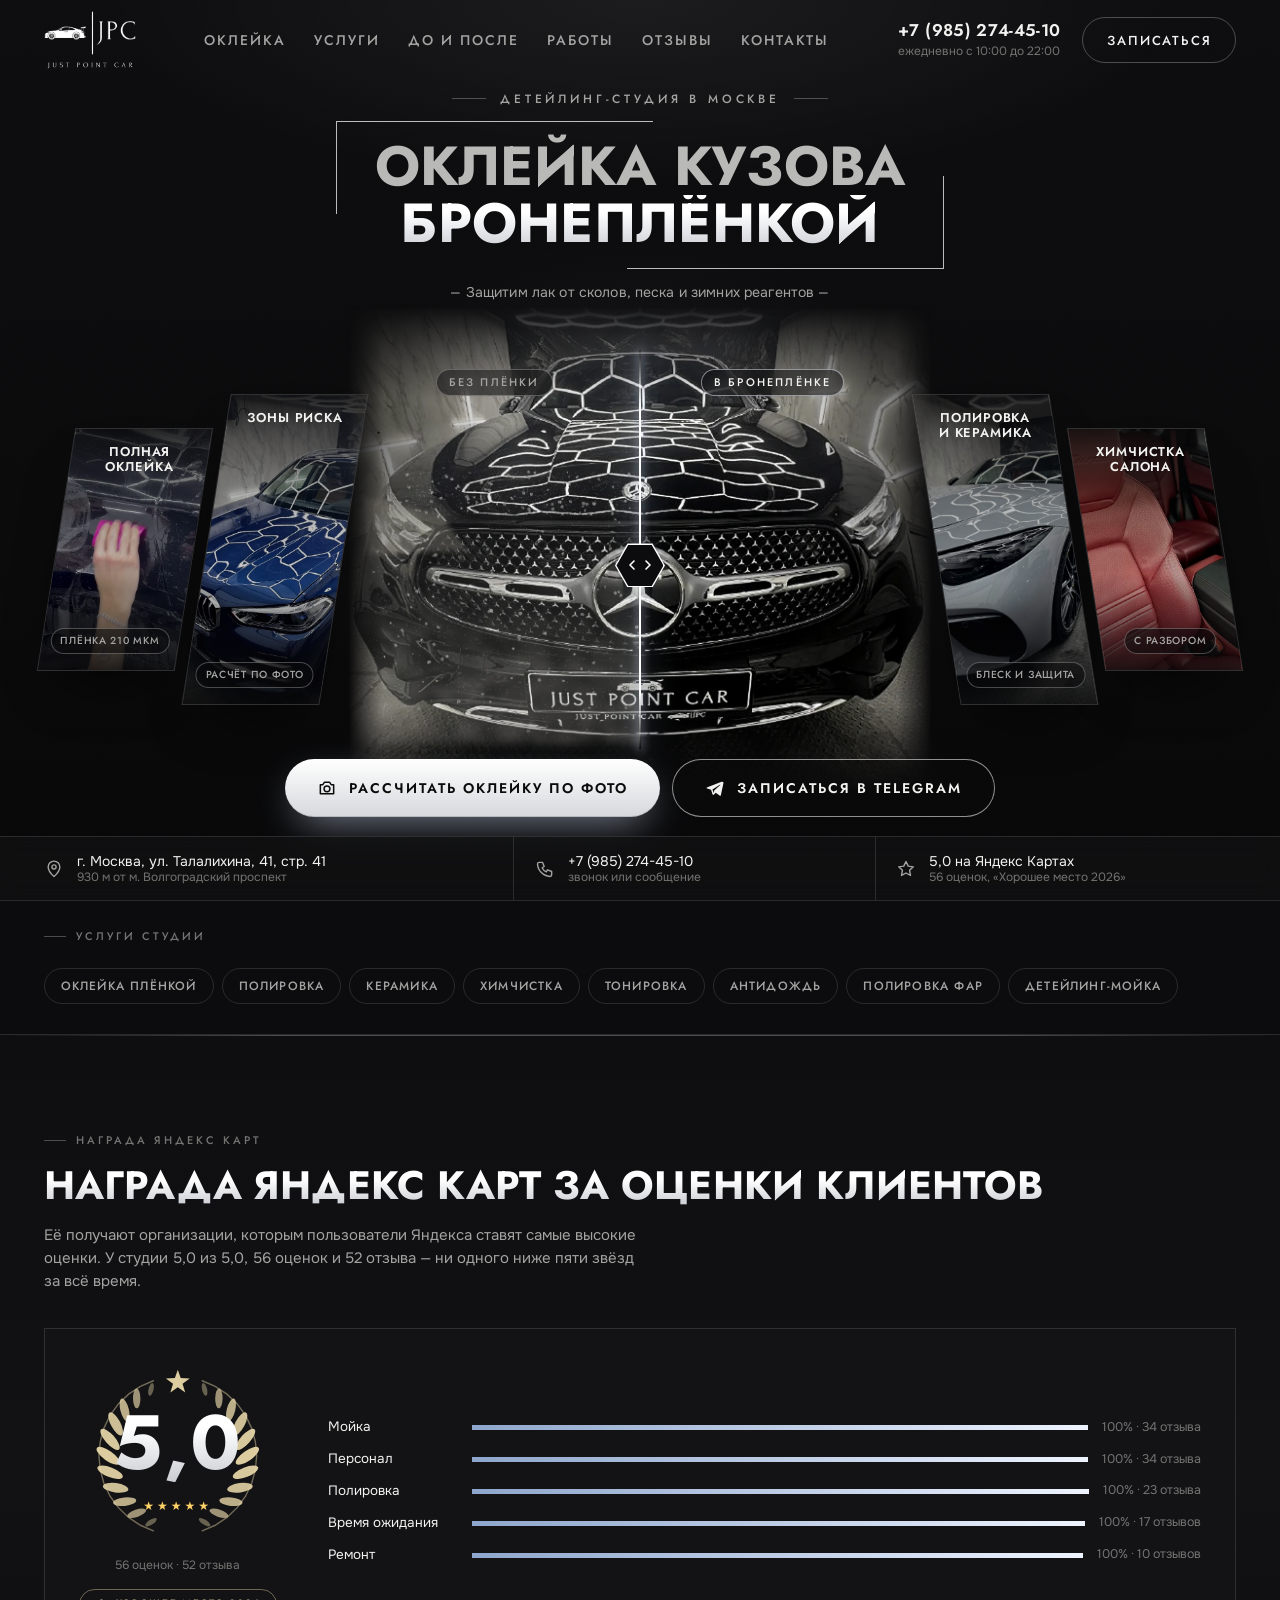
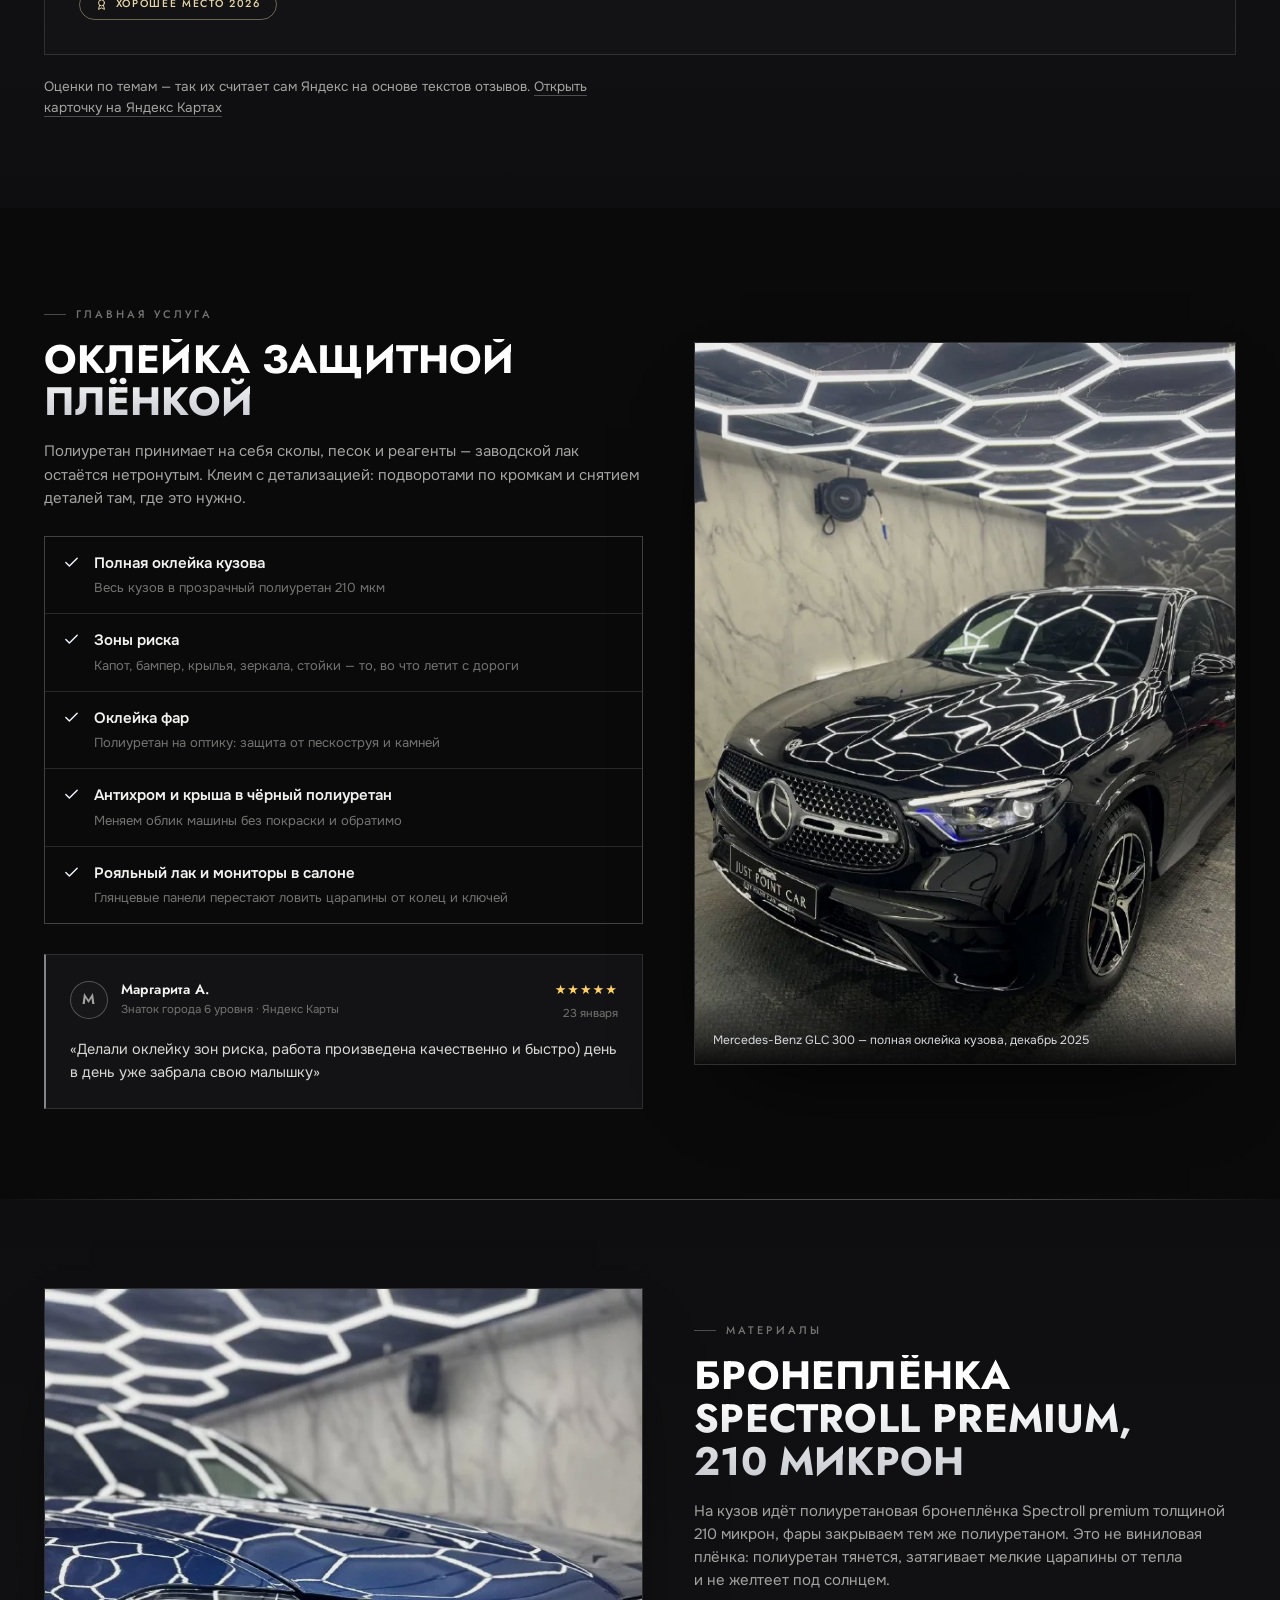
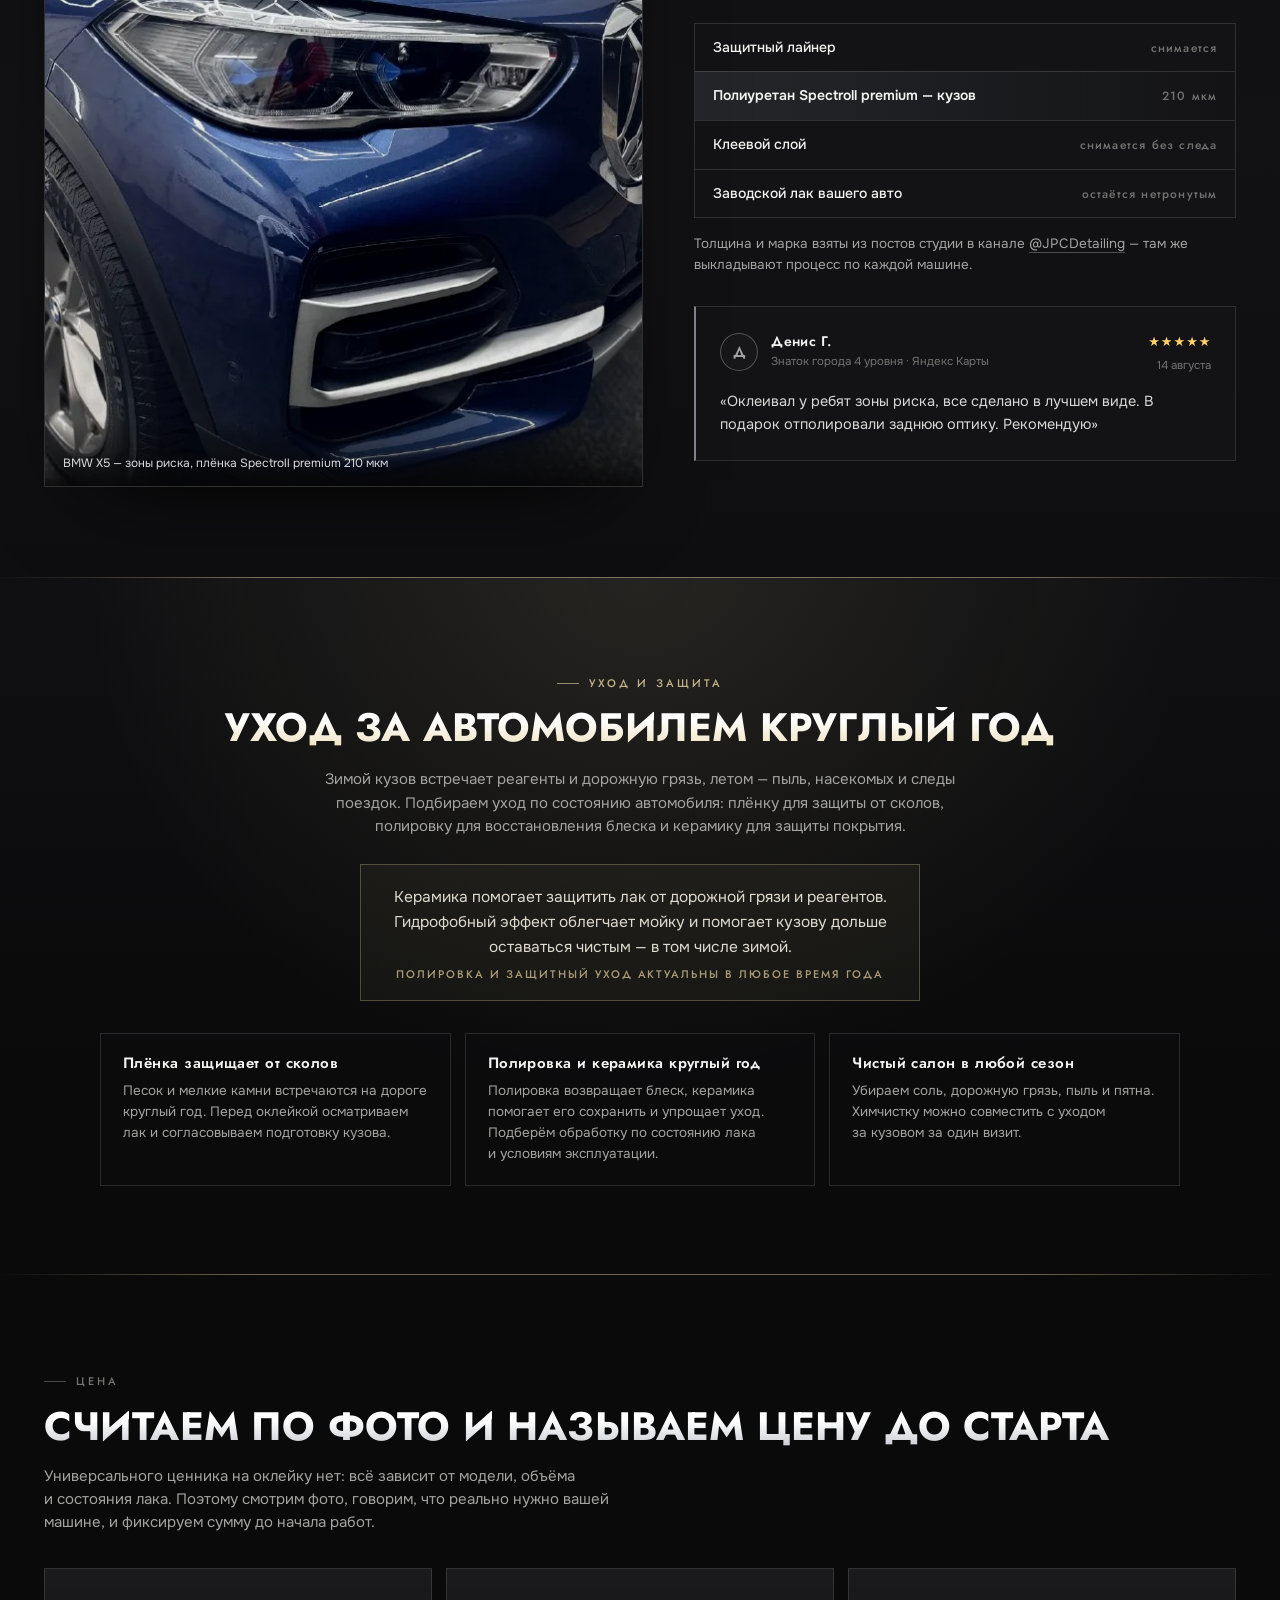
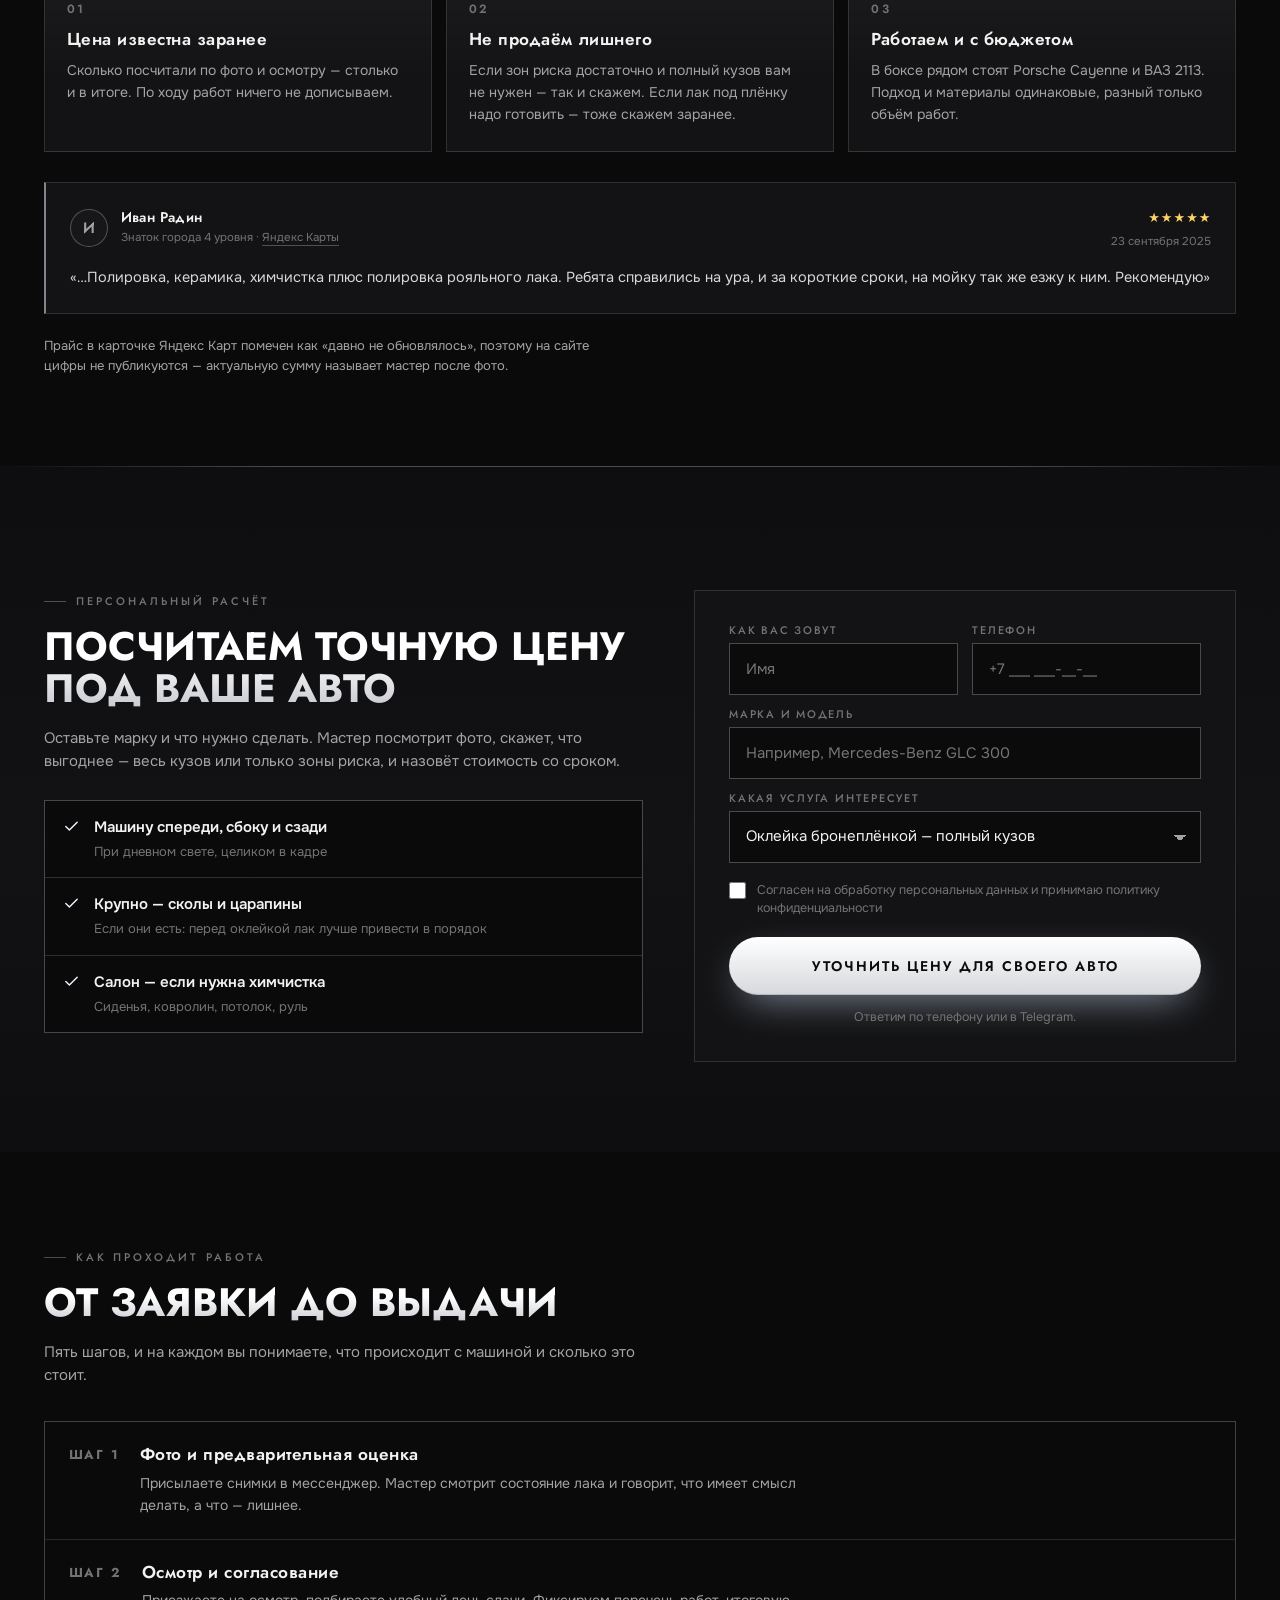
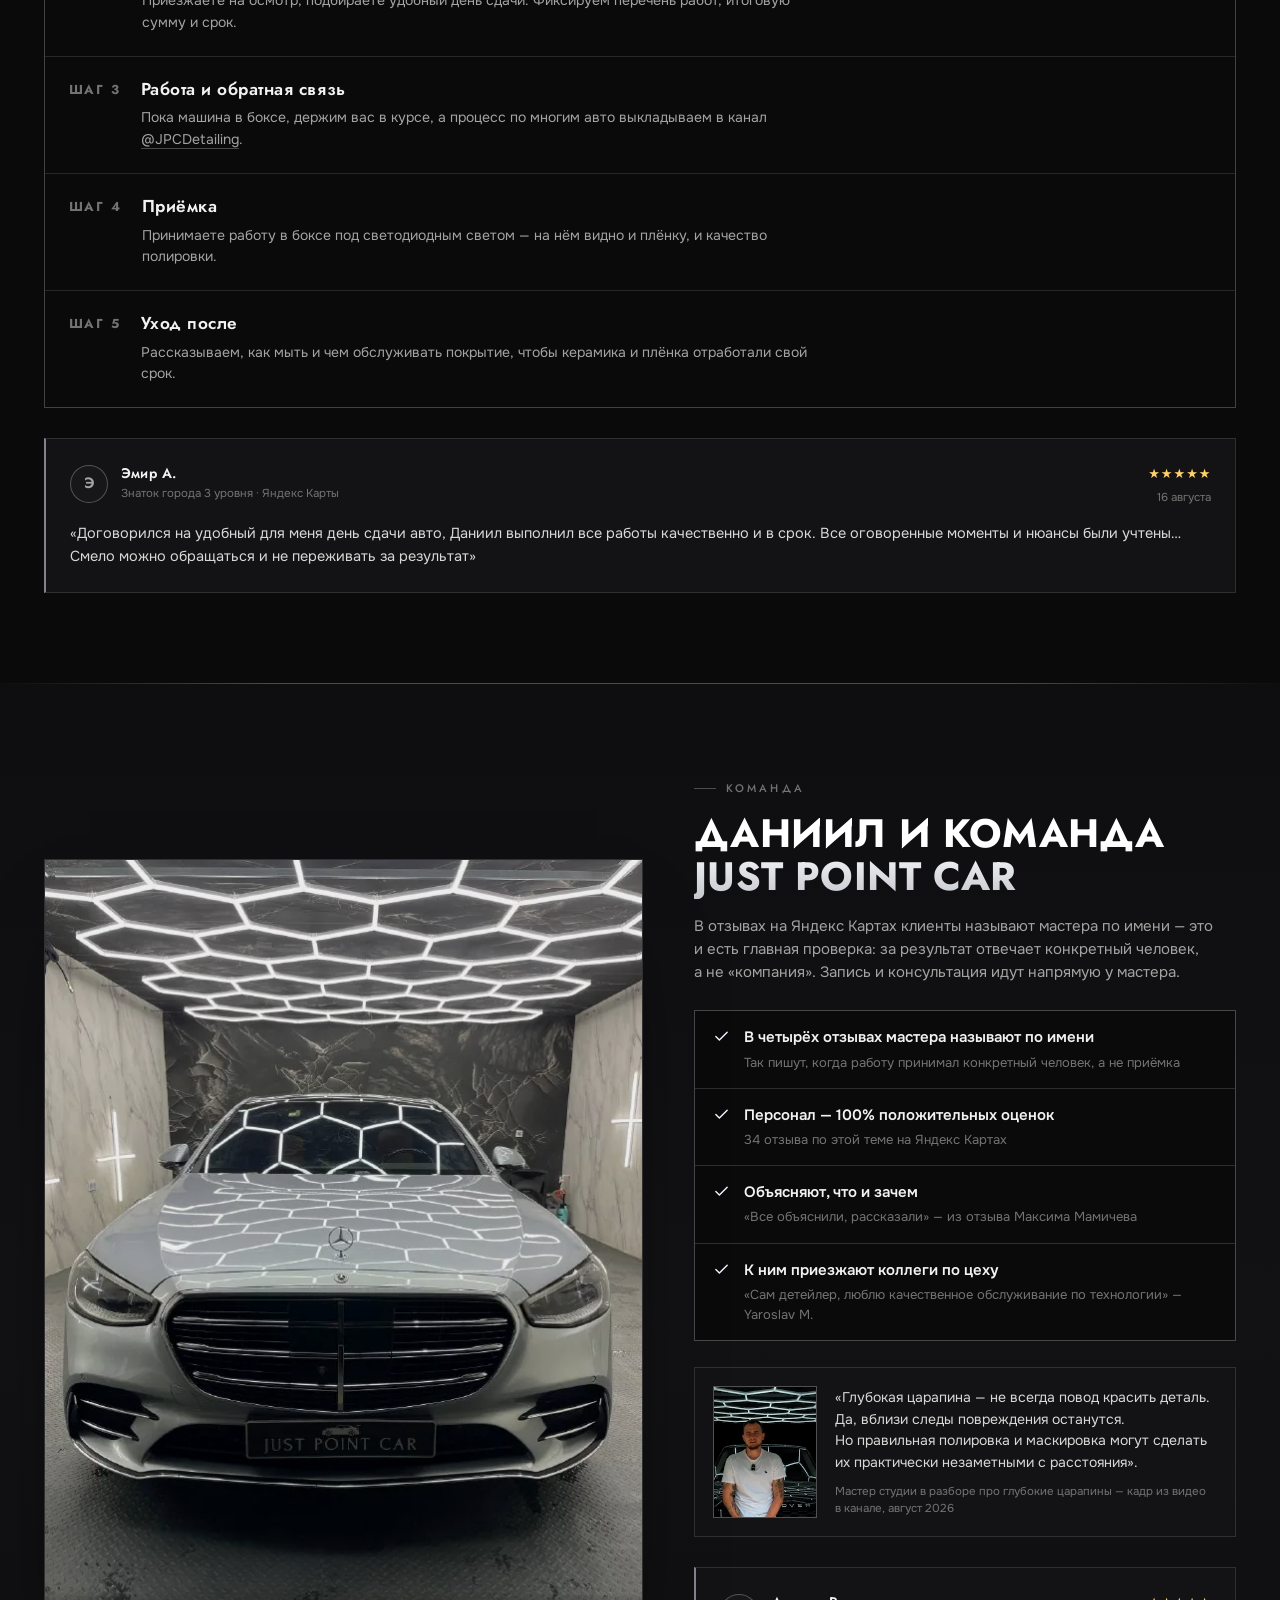
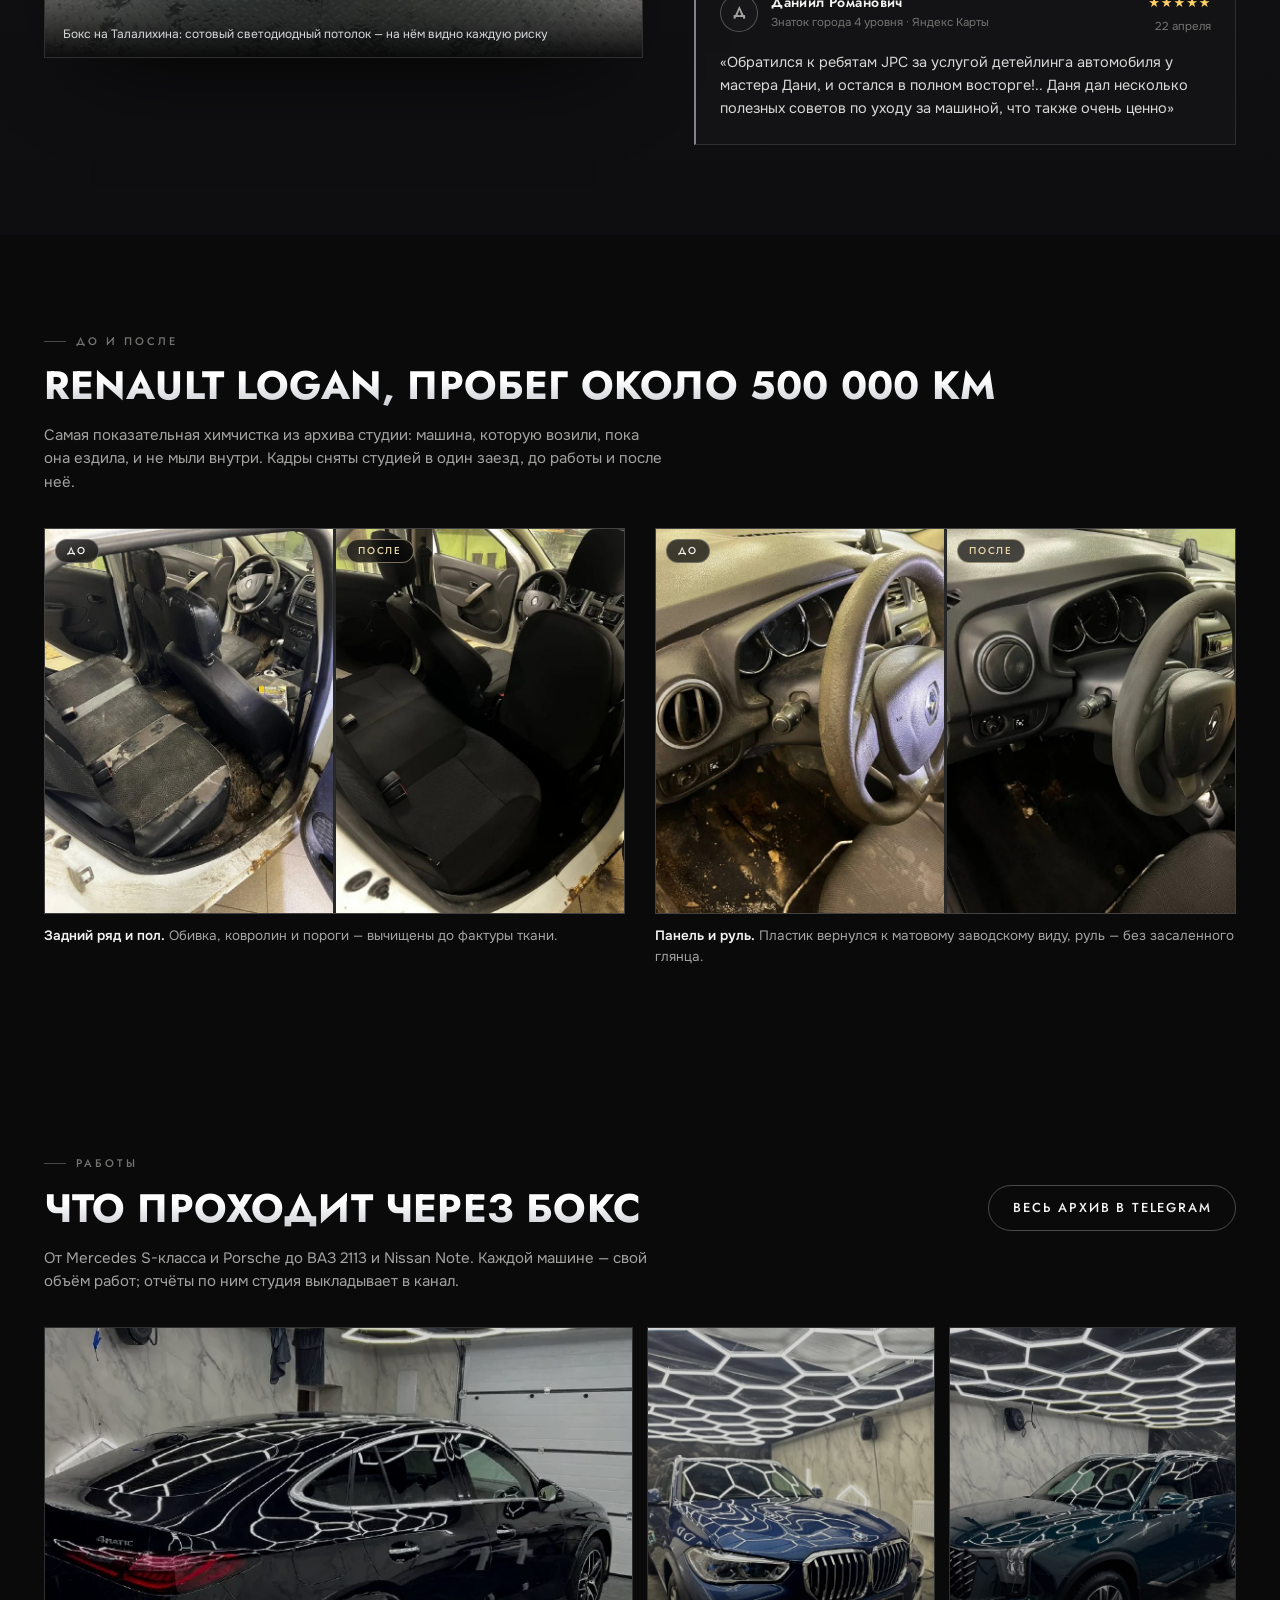
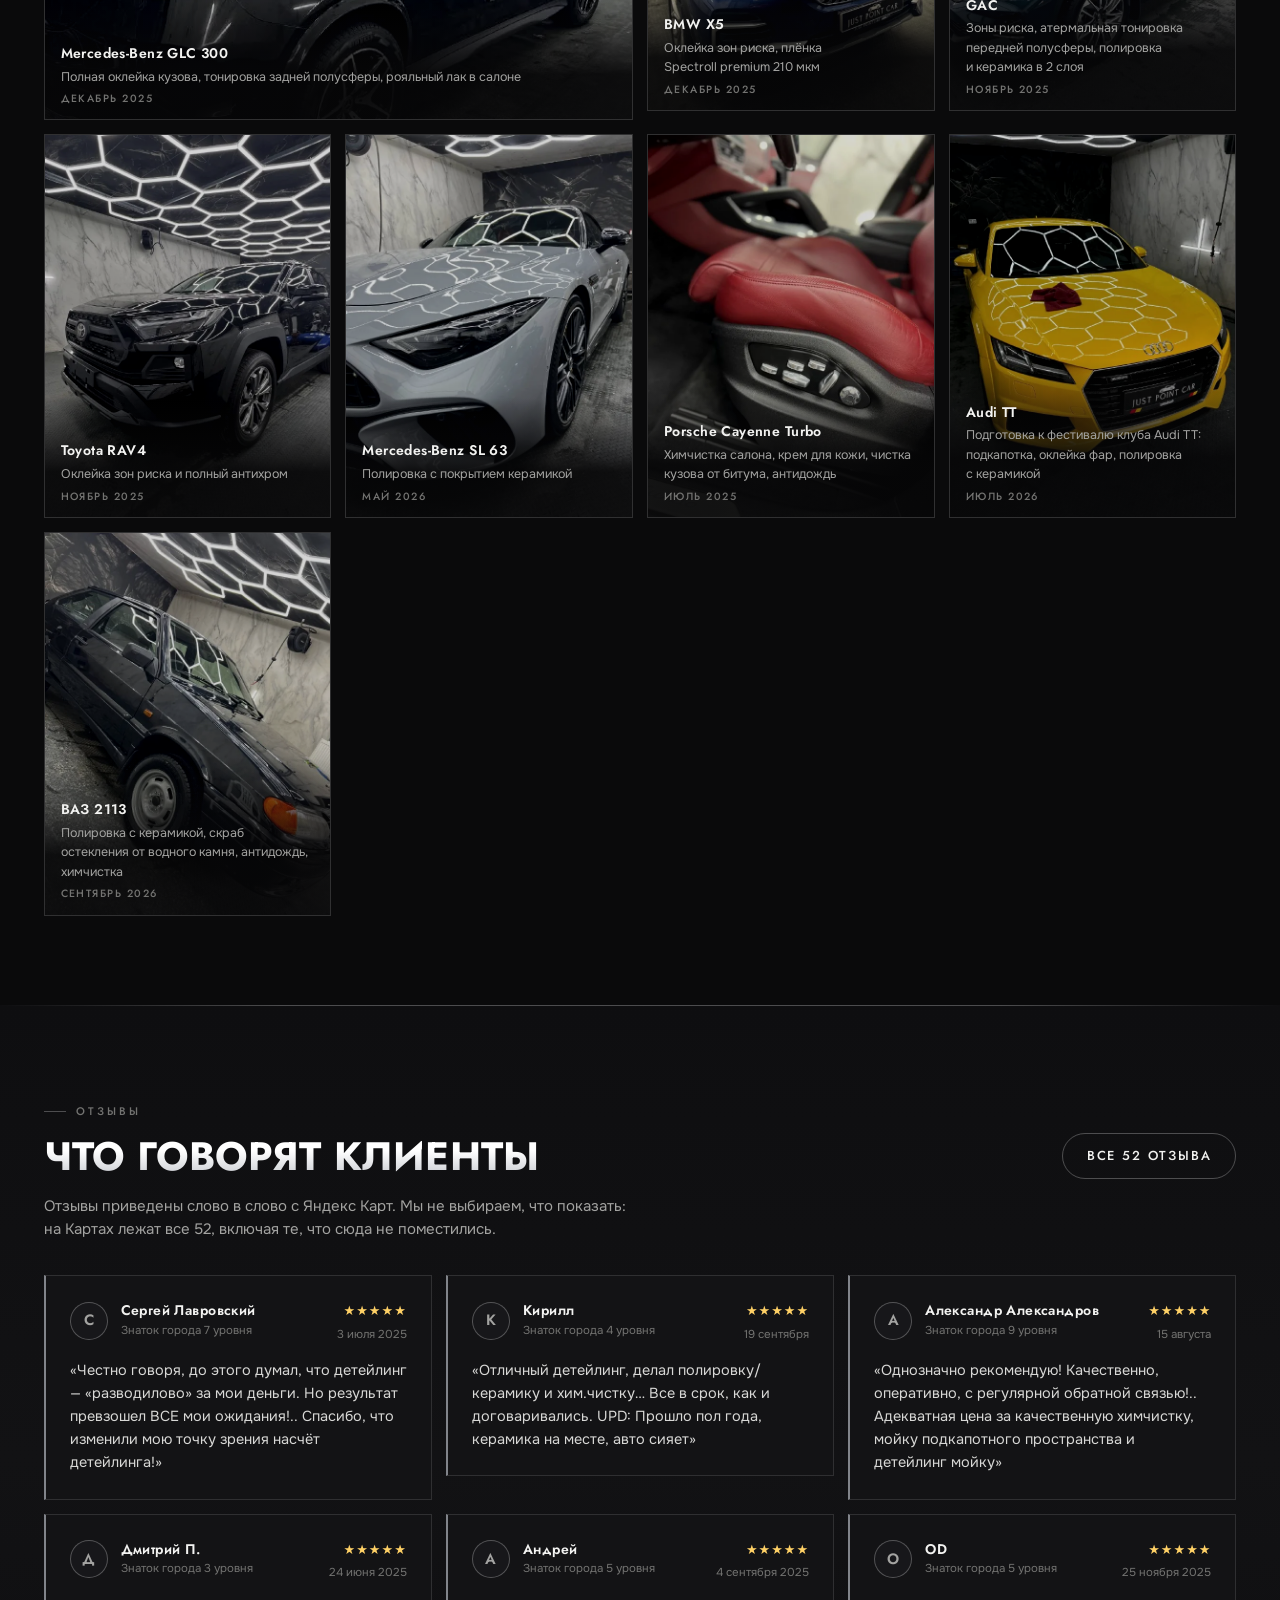
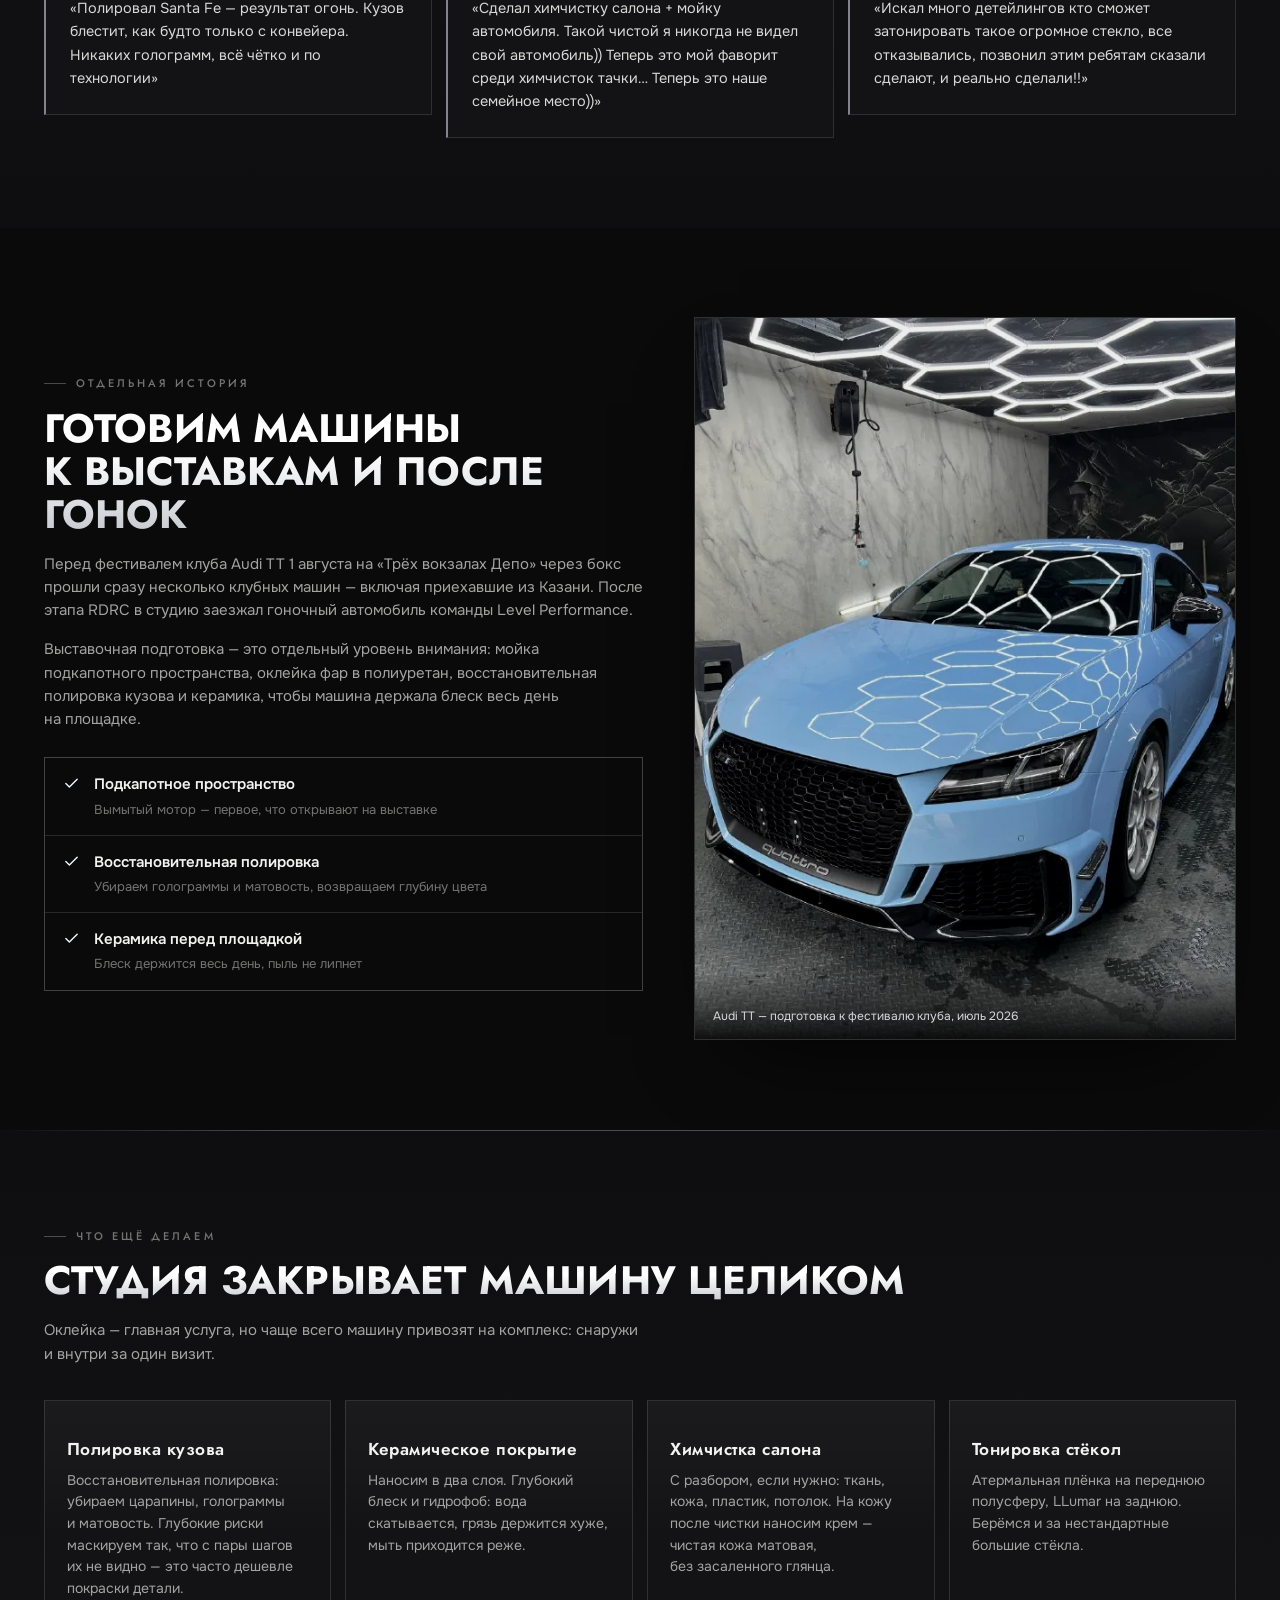
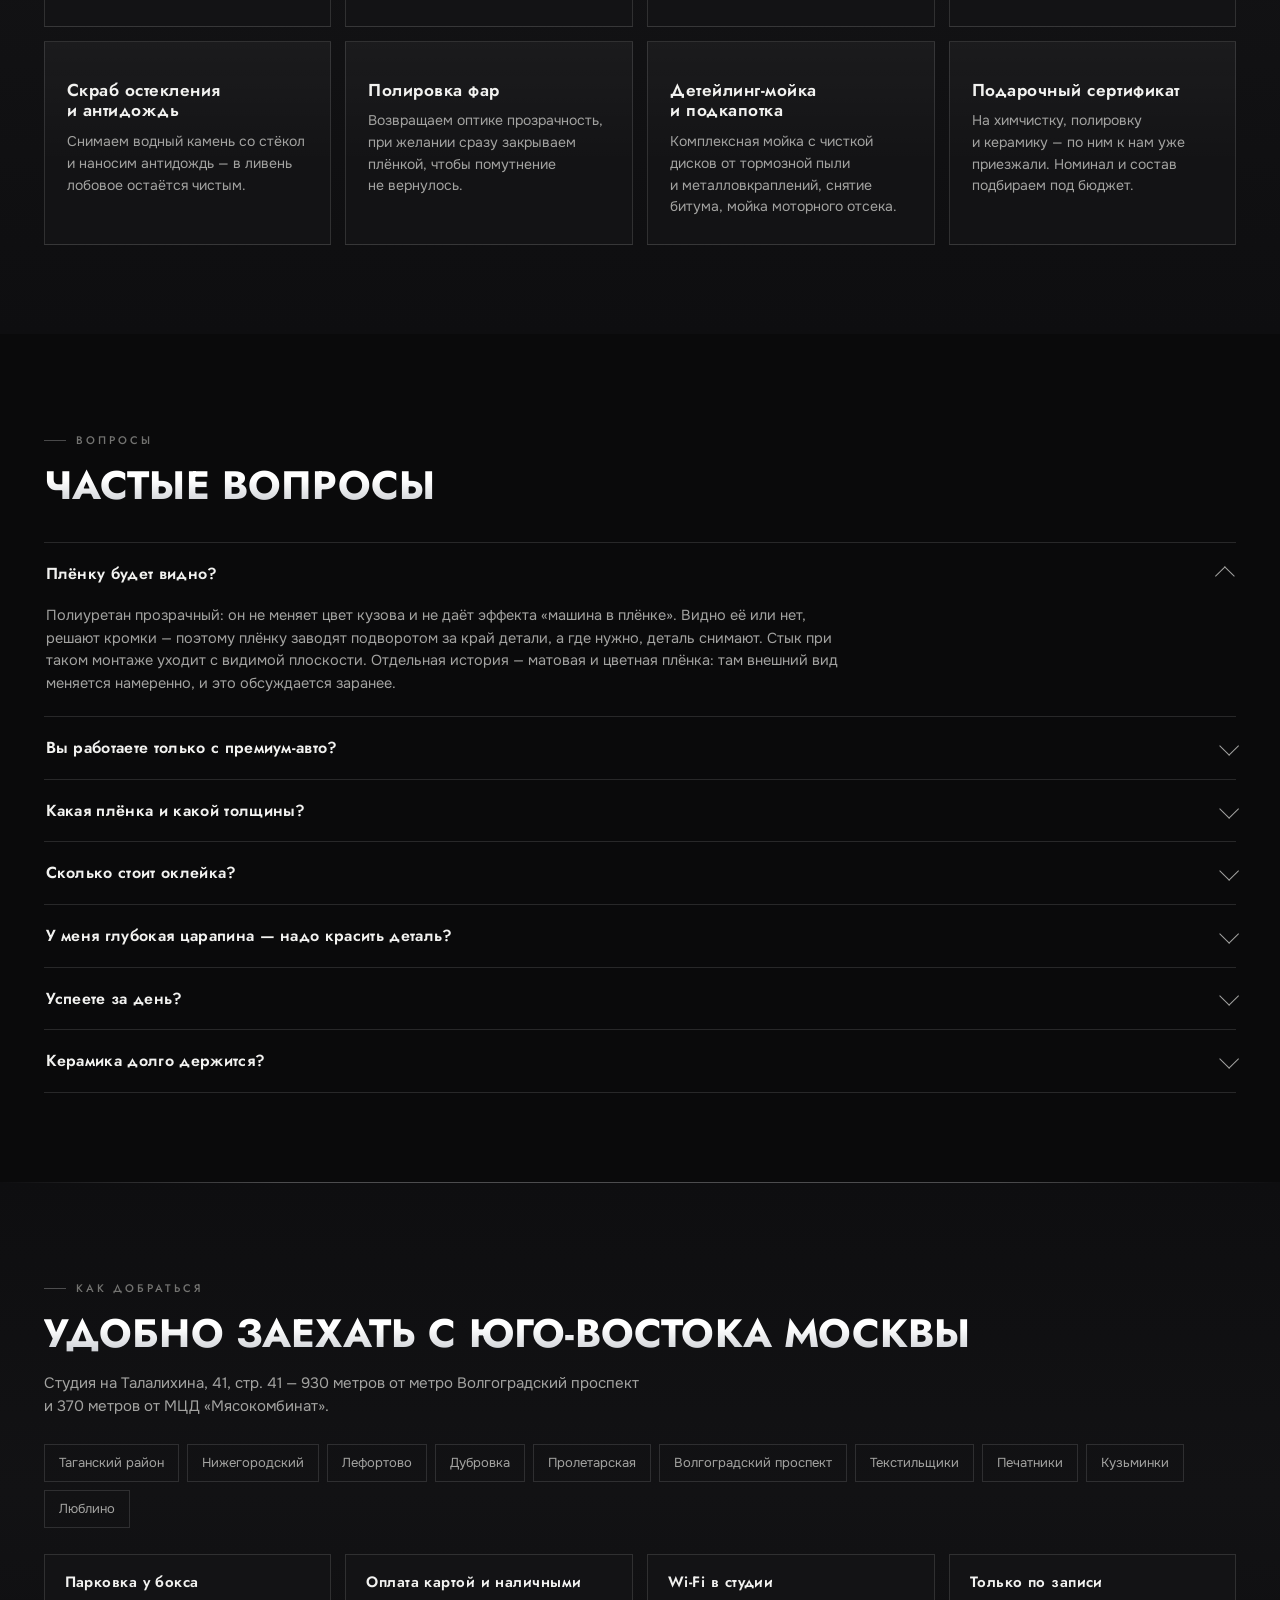
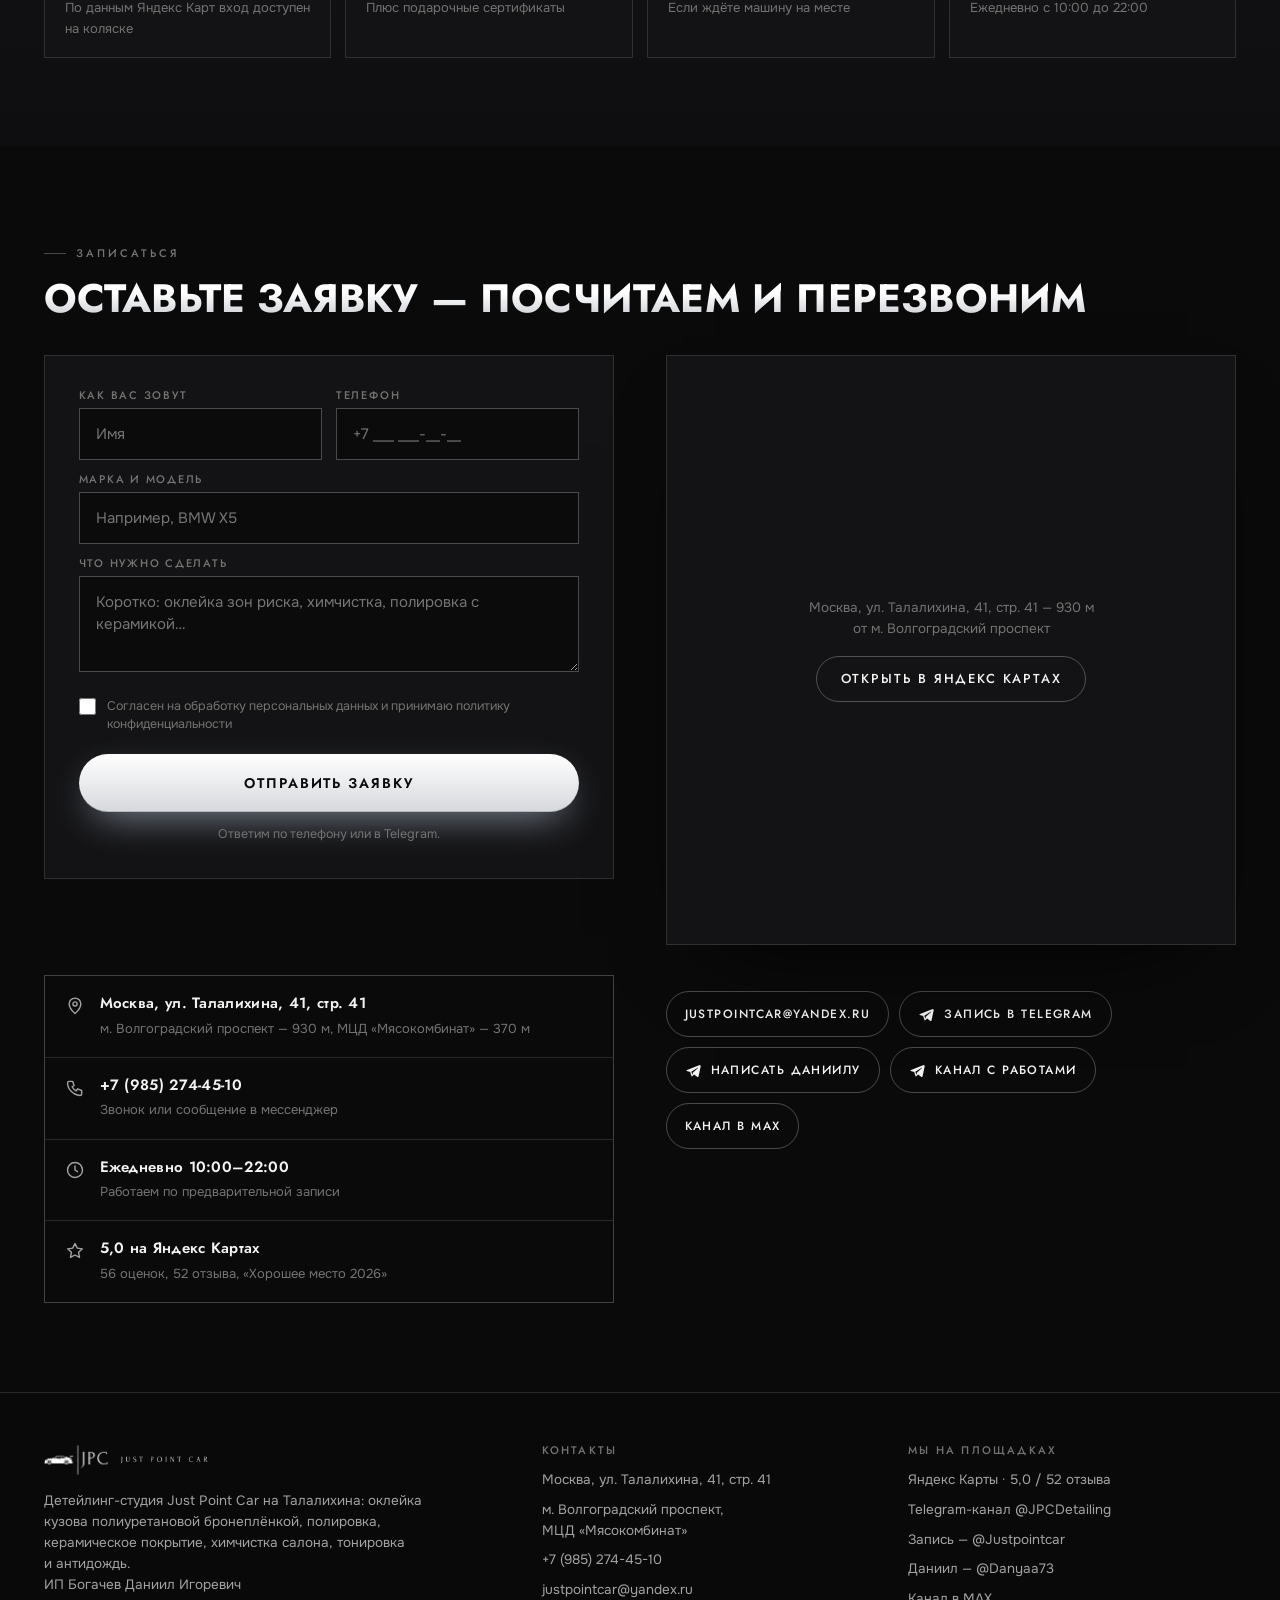
<file: index.html>
<!doctype html>
<html lang="ru">
<head>
<meta charset="utf-8">
<meta name="viewport" content="width=device-width, initial-scale=1, viewport-fit=cover">
<title>Just Point Car — оклейка авто бронеплёнкой и детейлинг в Москве</title>
<meta name="description" content="Детейлинг-студия Just Point Car, г. Москва, ул. Талалихина, 41, стр. 41, рядом с м. Волгоградский проспект. Оклейка кузова полиуретановой бронеплёнкой: полностью, зоны риска и фары. Химчистка салона. Ежедневно с 10:00 до 22:00. Рейтинг 5,0 на Яндекс Картах.">
<!-- ВНИМАНИЕ: пока это демо на техническом адресе, страница закрыта от поиска.
     Перед запуском на боевом домене: убрать строку noindex ниже, заменить
     BASE-адрес в canonical, og:url и sitemap.xml, разрешить обход в robots.txt.
     Подробности — в README, раздел «Чек-лист перед индексацией». -->
<meta name="robots" content="noindex, nofollow">

<link rel="canonical" href="https://alexandrponomarev2020-hue.github.io/just-point-car/">
<meta name="theme-color" content="#0a0a0b">
<meta name="format-detection" content="telephone=no">

<meta property="og:type" content="website">
<meta property="og:site_name" content="Just Point Car">
<meta property="og:locale" content="ru_RU">
<meta property="og:url" content="https://alexandrponomarev2020-hue.github.io/just-point-car/">
<meta property="og:title" content="Оклейка кузова бронеплёнкой в Москве — детейлинг-студия Just Point Car">
<meta property="og:description" content="Бронеплёнка Spectroll premium 210 мкм, полировка, керамика, химчистка салона. Талалихина, 41с41, рядом с м. Волгоградский проспект. 5,0 на Яндекс Картах, 52 отзыва.">
<meta property="og:image" content="https://alexandrponomarev2020-hue.github.io/just-point-car/img/meta/og.jpg">
<meta property="og:image:width" content="1200">
<meta property="og:image:height" content="630">
<meta property="og:image:alt" content="Чёрный Mercedes-Benz GLC 300 в бронеплёнке под сотовым светодиодным потолком студии Just Point Car">
<meta name="twitter:card" content="summary_large_image">
<meta name="twitter:title" content="Оклейка кузова бронеплёнкой в Москве — Just Point Car">
<meta name="twitter:description" content="Полиуретан 210 мкм, полировка, керамика, химчистка. Талалихина, 41с41. 5,0 на Яндекс Картах.">
<meta name="twitter:image" content="https://alexandrponomarev2020-hue.github.io/just-point-car/img/meta/og.jpg">

<link rel="icon" href="img/meta/favicon-32.png" sizes="32x32" type="image/png">
<link rel="apple-touch-icon" href="img/meta/apple-touch-icon.png">
<link rel="manifest" href="site.webmanifest">
<link rel="preconnect" href="https://fonts.googleapis.com">
<link rel="preconnect" href="https://fonts.gstatic.com" crossorigin>
<link href="https://fonts.googleapis.com/css2?family=Jost:wght@400;500;600;700&family=Onest:wght@400;500;600&display=swap" rel="stylesheet">
<link rel="preload" as="image" href="img/v3/hero-after.webp" fetchpriority="high">
<style>
:root{
  --bg:#0a0a0b;
  --bg-2:#131315;
  --line:rgba(255,255,255,.12);
  --line-2:rgba(255,255,255,.26);
  --text:#f2f2f0;
  --muted:#a3a3a1;
  --dim:#737371;
  --led:#eef4ff;
  --glow:rgba(214,230,255,.55);
  --sans:"Onest",system-ui,-apple-system,"Segoe UI",sans-serif;
  --disp:"Jost","Onest",system-ui,sans-serif;
  --pad:clamp(16px,3.4vw,56px);
  --head:80px;
  --panel-w:clamp(120px,10.8vw,204px);
  /* высота сцены: по высоте экрана, но так, чтобы машина и четыре панели влезли по ширине */
  --stage-h:min(clamp(300px,calc(100svh - 332px),720px),calc((100vw - 2 * var(--pad) - 4 * var(--panel-w) - 56px) / 1.2));
  --hex:polygon(25% 0,75% 0,100% 50%,75% 100%,25% 100%,0 50%);
}
*{box-sizing:border-box;margin:0;padding:0}
html{-webkit-text-size-adjust:100%}
body{background:var(--bg);color:var(--text);font:400 16px/1.55 var(--sans);-webkit-font-smoothing:antialiased;overflow-x:hidden}
a{color:inherit;text-decoration:none}
img{display:block;max-width:100%}
button{font:inherit;color:inherit;background:none;border:0;cursor:pointer}
ul{list-style:none}
:focus-visible{outline:2px solid var(--led);outline-offset:3px}

/* ---------- ШАПКА ---------- */
.head{position:absolute;inset:0 0 auto;z-index:30;height:var(--head);display:flex;align-items:center;gap:clamp(20px,3vw,48px);padding:0 var(--pad)}
.logo{display:flex;flex-direction:column;align-items:center;gap:7px;flex:none}
.logo .mark{width:92px;height:auto}
.logo .word{width:86px;height:auto;opacity:.75}
.nav{display:flex;gap:clamp(18px,2.2vw,34px);margin:0 auto;font:500 14px/1 var(--disp);letter-spacing:.14em;text-transform:uppercase;color:var(--muted)}
.nav a{transition:color .2s}
.nav a:hover{color:var(--text)}
.head-r{display:flex;align-items:center;gap:22px;flex:none}
.phone{text-align:right;line-height:1.25}
.phone b{display:block;font:600 17px/1.2 var(--disp);letter-spacing:.02em;white-space:nowrap}
.phone small{font-size:12px;color:var(--dim);white-space:nowrap}
.btn-o{display:inline-flex;align-items:center;justify-content:center;gap:10px;height:46px;padding:0 24px;border:1px solid var(--line-2);border-radius:999px;font:500 13px/1 var(--disp);letter-spacing:.14em;text-transform:uppercase;white-space:nowrap;transition:border-color .2s,background-color .2s,box-shadow .2s}
.btn-o:hover{border-color:var(--led);box-shadow:0 0 22px -6px var(--glow)}
.head-r .btn-o.m{display:none}
.icon-btn{display:none;width:44px;height:44px;border:1px solid var(--line-2);border-radius:50%;align-items:center;justify-content:center}
.icon-btn svg{width:19px;height:19px}

/* ---------- ПЕРВЫЙ ЭКРАН ---------- */
.hero{position:relative;isolation:isolate;min-height:100svh;display:flex;flex-direction:column;padding-top:var(--head);overflow:hidden}
.hero::before{content:"";position:absolute;inset:0;z-index:-2;background:
  radial-gradient(38% 46% at 50% 58%,rgba(210,225,255,.075),transparent 70%),
  radial-gradient(60% 30% at 50% 0%,rgba(255,255,255,.06),transparent 70%),
  linear-gradient(180deg,#0d0d0f 0%,var(--bg) 60%,#070708 100%)}
.hero::after{content:"";position:absolute;inset:0;z-index:-1;pointer-events:none;opacity:.06;mix-blend-mode:overlay;
  background:url("data:image/svg+xml,%3Csvg xmlns='http://www.w3.org/2000/svg' width='160' height='160'%3E%3Cfilter id='n'%3E%3CfeTurbulence type='fractalNoise' baseFrequency='.9' numOctaves='3' stitchTiles='stitch'/%3E%3C/filter%3E%3Crect width='100%25' height='100%25' filter='url(%23n)'/%3E%3C/svg%3E")}

.intro{position:relative;z-index:4;display:flex;flex-direction:column;align-items:center;text-align:center;padding:clamp(6px,1.4vh,18px) var(--pad) 0}
.eyebrow{display:flex;align-items:center;gap:14px;font:500 12px/1 var(--disp);letter-spacing:.32em;text-transform:uppercase;color:var(--muted)}
.eyebrow::before,.eyebrow::after{content:"";width:34px;height:1px;background:var(--line-2)}

/* заголовок в «скобках», как на референсе */
.title{position:relative;margin-top:clamp(10px,1.8vh,20px);padding:clamp(12px,1.9vh,20px) clamp(26px,3vw,46px)}
.title::before,.title::after{content:"";position:absolute;pointer-events:none;border:0 solid rgba(255,255,255,.72)}
.title::before{left:0;top:0;width:52%;height:62%;border-width:1.5px 0 0 1.5px}
.title::after{right:0;bottom:0;width:52%;height:62%;border-width:0 1.5px 1.5px 0}
h1{font:700 clamp(30px,min(4.3vw,6.7vh),70px)/1.04 var(--disp);letter-spacing:.005em;text-transform:uppercase}
h1 span{display:block}
h1 .l1{color:#b9b9b7}
h1 .l2{background:linear-gradient(180deg,#ffffff 30%,#c9ccd2 100%);-webkit-background-clip:text;background-clip:text;-webkit-text-fill-color:transparent}
.sub{margin-top:clamp(8px,1.4vh,14px);font-size:clamp(14px,1.1vw,17px);color:var(--muted);letter-spacing:.01em}

/* ---------- СЦЕНА: панели услуг + машина ---------- */
.scene{position:relative;z-index:2;flex:1;display:grid;grid-template-columns:1fr auto 1fr;align-items:center;padding:0 var(--pad);margin-top:calc(var(--stage-h) * -.075)}
.svc{display:flex;align-items:center;gap:12px}
.svc-l{justify-self:end;margin-right:4px}
.svc-r{justify-self:start;margin-left:4px}
.card{--sk:-9deg;--h:calc(var(--stage-h) * .5);position:relative;width:var(--panel-w);height:var(--h);flex:none}
.card.inner{--h:calc(var(--stage-h) * .64)}
.svc-r .card{--sk:9deg}
.card a{position:absolute;inset:0;display:block;transform:skewX(var(--sk));overflow:hidden;border:1px solid var(--line);background:var(--bg-2);box-shadow:0 30px 60px -30px rgba(0,0,0,.9);transition:border-color .35s,box-shadow .35s}
.card img{position:absolute;top:0;left:-30%;width:160%;max-width:none;height:100%;object-fit:cover;transform:skewX(calc(var(--sk) * -1)) scale(1.02);filter:saturate(.92) brightness(.8) contrast(1.04);transition:filter .5s,transform .7s cubic-bezier(.2,.7,.2,1)}
.card a::after{content:"";position:absolute;inset:0;background:linear-gradient(180deg,rgba(8,8,9,.85) 0%,rgba(8,8,9,.12) 34%,rgba(8,8,9,0) 60%,rgba(8,8,9,.85) 100%)}
.card-t{position:absolute;inset:0;z-index:2;transform:skewX(calc(var(--sk) * -1));display:flex;flex-direction:column;justify-content:space-between;align-items:center;text-align:center;padding:clamp(12px,1.8vh,20px) 8px}
.card-t b{font:600 clamp(12px,1vw,17px)/1.15 var(--disp);letter-spacing:.07em;text-transform:uppercase}
/* подпись и цена сдвигаются вслед за наклоном панели, чтобы не резаться краем */
.card-t b{transform:translateX(calc(tan(var(--sk)) * (30px - var(--h) / 2)))}
.card-t small{transform:translateX(calc(tan(var(--sk)) * (var(--h) / 2 - 26px)))}
.card-t small{font:500 clamp(10px,.8vw,12px)/1 var(--disp);letter-spacing:.07em;text-transform:uppercase;color:var(--muted);padding:7px 9px;border:1px solid var(--line-2);border-radius:999px;background:rgba(10,10,11,.55);white-space:nowrap;transition:color .3s,border-color .3s}
.card a:hover,.card a:focus-visible{border-color:rgba(238,244,255,.6);box-shadow:0 0 34px -10px var(--glow),0 30px 60px -30px rgba(0,0,0,.9)}
.card a:hover img,.card a:focus-visible img{filter:saturate(1.08) brightness(.98) contrast(1.02);transform:skewX(calc(var(--sk) * -1)) scale(1.07)}
.card a:hover small{color:var(--text);border-color:var(--led)}

/* до / после */
.stage{--pos:50%;position:relative;z-index:3;height:var(--stage-h);aspect-ratio:1200/1000;user-select:none;-webkit-user-select:none;touch-action:pan-y;cursor:ew-resize;outline:none}
.stage:focus-visible .handle::before{background:var(--led);box-shadow:0 0 0 4px var(--led)}
.photo{position:absolute;inset:0;
  -webkit-mask-image:linear-gradient(180deg,transparent 0,#000 19%,#000 82%,transparent 100%),linear-gradient(90deg,transparent 0,#000 6%,#000 94%,transparent 100%);
  -webkit-mask-composite:source-in;
  mask-image:linear-gradient(180deg,transparent 0,#000 19%,#000 82%,transparent 100%),linear-gradient(90deg,transparent 0,#000 6%,#000 94%,transparent 100%);
  mask-composite:intersect}
.photo img{position:absolute;inset:0;width:100%;height:100%;object-fit:cover;pointer-events:none;-webkit-user-drag:none}
.photo .before{clip-path:inset(0 calc(100% - var(--pos)) 0 0)}
/* светодиодная линия — как трубки в их боксе */
.split{position:absolute;top:9%;bottom:9%;left:var(--pos);width:2px;margin-left:-1px;pointer-events:none;
  background:linear-gradient(180deg,transparent,#fff 14%,#fff 86%,transparent);
  box-shadow:0 0 10px 1px var(--glow),0 0 34px 4px rgba(214,230,255,.28)}
.handle{position:absolute;left:50%;top:54%;width:50px;height:44px;transform:translate(-50%,-50%);display:flex;align-items:center;justify-content:center;gap:10px;isolation:isolate}
.handle::before,.handle::after{content:"";position:absolute;z-index:-1;clip-path:var(--hex)}
.handle::before{inset:0;background:#fff}
.handle::after{inset:1.5px;background:#0c0c0e}
.handle svg{width:6px;height:10px}
.tag{position:absolute;top:13%;z-index:2;padding:7px 12px;border:1px solid var(--line-2);border-radius:999px;background:rgba(10,10,11,.55);-webkit-backdrop-filter:blur(8px);backdrop-filter:blur(8px);font:500 11px/1 var(--disp);letter-spacing:.2em;text-transform:uppercase;white-space:nowrap;pointer-events:none;transition:opacity .3s}
.tag-b{left:15%;color:var(--muted)}
.tag-a{right:15%;color:var(--text);border-color:rgba(238,244,255,.5)}
.stage.edge-l .tag-b,.stage.edge-r .tag-a{opacity:0}

/* ---------- КНОПКИ ---------- */
.cta{position:relative;z-index:5;display:flex;justify-content:center;flex-wrap:wrap;gap:12px;padding:0 var(--pad);margin-top:calc(var(--stage-h) * -.15)}
.btn{display:inline-flex;align-items:center;justify-content:center;gap:12px;height:58px;padding:0 32px;border-radius:999px;font:600 14px/1 var(--disp);letter-spacing:.14em;text-transform:uppercase;white-space:nowrap;transition:transform .2s,box-shadow .25s,background-color .2s,border-color .2s}
.btn svg{width:20px;height:20px;flex:none}
.btn-main{color:#0b0b0c;background:linear-gradient(180deg,#ffffff,#d6d8dc);box-shadow:0 14px 40px -14px rgba(214,230,255,.7),inset 0 -1px 0 rgba(0,0,0,.15)}
.btn-main:hover{transform:translateY(-2px);box-shadow:0 18px 50px -12px rgba(214,230,255,.95),inset 0 -1px 0 rgba(0,0,0,.15)}
.btn-ghost{border:1px solid rgba(255,255,255,.55);background:rgba(10,10,11,.5);-webkit-backdrop-filter:blur(8px);backdrop-filter:blur(8px)}
.btn-ghost:hover{border-color:#fff;box-shadow:0 0 26px -8px var(--glow)}

/* панели услуг под машиной — для планшета и телефона */
.panels-m{display:none;grid-template-columns:repeat(4,1fr);gap:12px;padding:clamp(18px,3vw,28px) calc(var(--pad) + 10px) 0;position:relative;z-index:4}
.panels-m .card{--h:clamp(140px,20vw,190px);width:auto}
.panels-m .card:nth-child(n+3){--sk:9deg}

/* ---------- НИЖНЯЯ ПЛАШКА ---------- */
.bar{position:relative;z-index:5;margin-top:clamp(14px,2.2vh,26px);border-top:1px solid var(--line);background:rgba(18,18,20,.72);-webkit-backdrop-filter:blur(10px);backdrop-filter:blur(10px)}
.bar ul{display:grid;grid-template-columns:1.35fr 1fr 1fr 1fr;padding:0 var(--pad)}
.bar li{display:flex;align-items:center;gap:13px;padding:clamp(11px,1.6vh,16px) 0 clamp(11px,1.6vh,16px) clamp(14px,1.6vw,24px);border-left:1px solid var(--line);min-width:0}
.bar li:first-child{border-left:0;padding-left:0}
.bar svg{width:20px;height:20px;flex:none;color:var(--muted)}
.bar p{font-size:14px;line-height:1.3;min-width:0}
.bar p span{display:block;font-size:12px;color:var(--dim)}
.bar a{transition:color .2s}
.bar a:hover{color:var(--led)}
.demo{padding:12px var(--pad) 16px;font-size:11px;color:var(--dim);text-align:center}

/* ---------- ДИАЛОГ ---------- */
dialog{margin:auto;width:min(460px,calc(100% - 32px));padding:0;border:1px solid var(--line-2);border-radius:22px;background:#111113;color:var(--text);box-shadow:0 40px 120px -20px rgba(0,0,0,.9)}
dialog::backdrop{background:rgba(5,5,6,.72);-webkit-backdrop-filter:blur(6px);backdrop-filter:blur(6px)}
.dlg{position:relative;padding:34px 30px 28px}
.dlg h2{font:700 24px/1.15 var(--disp);letter-spacing:.02em;text-transform:uppercase;padding-right:40px}
.dlg p{margin-top:12px;color:var(--muted);font-size:15px}
.dlg ol{margin:16px 0 0;padding-left:20px;color:var(--muted);font-size:15px}
.dlg ol li{margin-top:4px}
.dlg .acts{display:grid;gap:10px;margin-top:22px}
.dlg .btn{width:100%;height:54px}
.x{position:absolute;right:16px;top:16px;width:40px;height:40px;border-radius:50%;border:1px solid var(--line);display:flex;align-items:center;justify-content:center}
.x svg{width:16px;height:16px}

/* ---------- ПОЯВЛЕНИЕ ---------- */
@keyframes up{from{opacity:0;transform:translateY(22px)}to{opacity:1;transform:none}}
@keyframes fade{from{opacity:0}to{opacity:1}}
.intro>*{animation:up .9s cubic-bezier(.2,.7,.2,1) both}
.intro>.title{animation-delay:.08s}.intro>.sub{animation-delay:.16s}
.stage{animation:fade 1.3s ease .1s both}
.card{animation:up .9s cubic-bezier(.2,.7,.2,1) both}
.card.inner{animation-delay:.35s}
.card:not(.inner){animation-delay:.5s}
.cta{animation:up .9s cubic-bezier(.2,.7,.2,1) .45s both}
.bar{animation:fade 1s ease .6s both}

/* ---------- АДАПТИВ ---------- */
@media (max-width:1280px) and (min-width:761px){
  .bar ul{grid-template-columns:1.3fr 1fr 1fr}
  .bar li.hours{display:none}
}
@media (max-width:1180px){
  .nav{display:none}
  .head-r{margin-left:auto}
}
@media (max-width:1100px){
  :root{--stage-h:auto}
  .scene{grid-template-columns:1fr;justify-items:center;margin-top:-10px;flex:none}
  .scene .svc{display:none}
  .stage{height:auto;width:min(100%,720px,calc((100svh - 340px) * 1.2))}
  .cta{margin-top:-30px}
  .panels-m{display:grid}
}
@media (max-width:760px){
  :root{--head:66px;--pad:16px}
  .logo .mark{width:70px}
  .logo .word{width:66px}
  .logo{gap:5px}
  .phone,.head-r .btn-o{display:none}
  .icon-btn{display:inline-flex}
  .head-r{gap:10px}
  .head-r .btn-o.m{display:inline-flex;height:44px;padding:0 16px;font-size:12px;letter-spacing:.1em}
  .eyebrow{font-size:10px;letter-spacing:.24em;gap:10px}
  .eyebrow::before,.eyebrow::after{width:20px}
  .title{padding:12px 14px;margin-top:12px}
  h1{font-size:clamp(21px,6.8vw,34px)}
  .sub{font-size:14px;max-width:22em}
  .scene{padding:0}
  .stage{width:calc(100% + 24px);margin:0 -12px}
  .tag{top:10%;font-size:10px;padding:6px 10px}
  .tag-b{left:9%}.tag-a{right:9%}
  .cta{flex-direction:column;align-items:stretch;margin-top:-22px}
  .btn{height:56px;padding:0 20px;font-size:13px;letter-spacing:.1em}
  .panels-m{grid-template-columns:1fr 1fr;padding:22px 26px 0;gap:12px 16px}
  .panels-m .card{--h:150px}
  .panels-m .card:nth-child(odd){--sk:-9deg}
  .panels-m .card:nth-child(even){--sk:9deg}
  .bar{margin-top:22px}
  .bar ul{grid-template-columns:1fr 1fr}
  .bar li{padding:14px 0 14px 14px}
  .bar li:nth-child(3){border-left:0;padding-left:0}
  .bar li:nth-child(n+3){border-top:1px solid var(--line)}
}
@media (max-width:380px){
  .bar ul{grid-template-columns:1fr}
  .bar li,.bar li:nth-child(3){border-left:0;padding-left:0;border-top:1px solid var(--line)}
  .bar li:first-child{border-top:0}
}
@media (prefers-reduced-motion:reduce){
  *,*::before,*::after{animation:none!important;transition:none!important}
}

/* ================= СТРАНИЦА НИЖЕ ПЕРВОГО ЭКРАНА ================= */
.sec{position:relative;padding:clamp(52px,7vw,104px) var(--pad)}
.sec.alt{background:linear-gradient(180deg,#0e0e10,#121214 55%,#0e0e10)}
.sec.alt::before,.sec.tline::before{content:"";position:absolute;inset:0 0 auto;height:1px;background:linear-gradient(90deg,transparent,var(--line-2) 22%,var(--line-2) 78%,transparent)}
.wrap{max-width:1280px;margin:0 auto}
.kick{display:inline-flex;align-items:center;gap:10px;font:500 11px/1 var(--disp);letter-spacing:.28em;text-transform:uppercase;color:var(--dim)}
.kick::before{content:"";width:22px;height:1px;background:var(--line-2)}
h2{margin-top:16px;font:700 clamp(25px,3.1vw,46px)/1.08 var(--disp);letter-spacing:.005em;text-transform:uppercase;
  background:linear-gradient(180deg,#fff 34%,#c4c7cd 100%);-webkit-background-clip:text;background-clip:text;-webkit-text-fill-color:transparent}
h3{font:600 clamp(16px,1.35vw,20px)/1.2 var(--disp);letter-spacing:.03em}
.lead{margin-top:16px;max-width:62ch;font-size:clamp(15px,1.15vw,17px);color:var(--muted)}
.sec p a,.rev a{border-bottom:1px solid var(--line-2);transition:color .2s,border-color .2s}
.sec p a:hover,.rev a:hover{color:var(--led);border-color:var(--led)}
.head2{display:flex;align-items:flex-end;justify-content:space-between;gap:28px;flex-wrap:wrap}

/* строка услуг */
.strip{padding:clamp(22px,2.6vw,30px) var(--pad);border-top:1px solid var(--line);border-bottom:1px solid var(--line);background:#0c0c0e}
.strip .wrap{display:flex;align-items:center;gap:clamp(14px,2vw,30px);flex-wrap:wrap}
.strip .kick{flex:none}
.strip ul{display:flex;flex-wrap:wrap;gap:8px}
.strip a{display:inline-flex;height:36px;align-items:center;padding:0 16px;border:1px solid var(--line);border-radius:999px;font:500 12px/1 var(--disp);letter-spacing:.1em;text-transform:uppercase;color:var(--muted);transition:color .2s,border-color .2s,background-color .2s}
.strip a:hover{color:var(--text);border-color:var(--line-2);background:rgba(255,255,255,.04)}

/* две колонки текст+фото */
.two{display:grid;grid-template-columns:1.05fr .95fr;gap:clamp(28px,4vw,66px);align-items:center}
.two>*{min-width:0}
.two.rev-order .txt{order:2}
.shot{position:relative;border:1px solid var(--line);overflow:hidden;background:var(--bg-2);box-shadow:0 40px 90px -46px #000}
.shot img{width:100%;height:100%;object-fit:cover;filter:saturate(.95) brightness(.92) contrast(1.03)}
.shot figcaption{position:absolute;left:0;right:0;bottom:0;padding:34px 18px 14px;font-size:12px;color:#d6d8dc;background:linear-gradient(180deg,transparent,rgba(6,6,7,.92))}
.shot.tall{aspect-ratio:3/4}
.shot.wide{aspect-ratio:4/3}

/* маркированные списки-галочки */
.ticks{margin-top:26px;display:grid;gap:1px;background:var(--line);border:1px solid var(--line)}
.ticks li{display:flex;gap:14px;align-items:flex-start;padding:15px 18px;background:var(--bg);font-size:15px}
.ticks svg{width:17px;height:17px;flex:none;margin-top:2px;color:var(--led)}
.ticks b{font-weight:600}
.ticks span{display:block;color:var(--dim);font-size:13px;margin-top:3px}

/* карточки-плитки */
.tiles{display:grid;gap:14px;margin-top:34px}
.t3{grid-template-columns:repeat(3,1fr)}
.t4{grid-template-columns:repeat(4,1fr)}
.tile{padding:24px 22px 26px;border:1px solid var(--line);background:linear-gradient(180deg,rgba(255,255,255,.035),transparent 60%),var(--bg-2);transition:border-color .25s,transform .25s}
.tile:hover{border-color:var(--line-2);transform:translateY(-2px)}
.tile .n{font:600 12px/1 var(--disp);letter-spacing:.22em;text-transform:uppercase;color:var(--dim)}
.tile h3{margin-top:14px}
.tile p{margin-top:10px;font-size:14px;color:var(--muted)}
.tile .more{display:inline-block;margin-top:14px;font:500 12px/1 var(--disp);letter-spacing:.12em;text-transform:uppercase;color:var(--dim)}

/* отзыв */
.rev{margin-top:30px;max-width:720px;padding:22px 24px 24px;border:1px solid var(--line);background:var(--bg-2);border-left:2px solid rgba(238,244,255,.5)}
.rev .who{display:flex;align-items:center;gap:13px}
.rev .ava{width:38px;height:38px;flex:none;border-radius:50%;border:1px solid var(--line-2);display:flex;align-items:center;justify-content:center;font:600 15px/1 var(--disp);color:var(--muted);background:#17171a}
.rev .nm{min-width:0}
.rev .nm b{display:block;font:600 14px/1.2 var(--disp);letter-spacing:.03em}
.rev .nm small{display:block;margin-top:3px;font-size:11.5px;color:var(--dim)}
.rev .stars{margin-left:auto;text-align:right;flex:none}
.rev .stars i{font-style:normal;color:#ffd166;font-size:13px;letter-spacing:1px}
.rev .stars small{display:block;margin-top:3px;font-size:11.5px;color:var(--dim)}
.rev q{display:block;margin-top:15px;font-size:14.5px;line-height:1.6;color:#d8d8d6;quotes:"«" "»"}
.rev.wide{max-width:none}

/* сетка отзывов */
.revs{display:grid;grid-template-columns:repeat(3,1fr);gap:14px;margin-top:34px;align-items:start}
.revs .rev{margin:0;max-width:none}

/* слои плёнки */
.layers{margin-top:30px;border:1px solid var(--line);background:var(--bg-2)}
.layers li{display:grid;grid-template-columns:1fr auto;gap:14px;align-items:center;padding:13px 18px;border-top:1px solid var(--line);font-size:14px}
.layers li:first-child{border-top:0}
.layers li b{font-weight:500}
.layers li i{font-style:normal;font:500 12px/1 var(--disp);letter-spacing:.1em;color:var(--dim);white-space:nowrap}
.layers li.acc{background:linear-gradient(90deg,rgba(214,230,255,.09),transparent)}
.layers li.acc b{color:var(--text);font-weight:600}

/* шаги */
.steps{counter-reset:s;display:grid;gap:1px;margin-top:34px;background:var(--line);border:1px solid var(--line)}
.step{display:grid;grid-template-columns:auto 1fr;gap:20px;padding:22px 24px;background:var(--bg)}
.step .num{counter-increment:s;font:700 13px/1 var(--disp);letter-spacing:.14em;color:var(--dim);padding-top:4px;white-space:nowrap}
.step .num::before{content:"ШАГ " counter(s)}
.step p{margin-top:8px;font-size:14px;color:var(--muted);max-width:74ch}

/* работы */
.works{display:grid;grid-template-columns:repeat(4,1fr);gap:14px;margin-top:34px}
.work.wide{grid-column:span 2;aspect-ratio:3/2}
.work.wide img{object-position:50% 42%}
.work{position:relative;border:1px solid var(--line);background:var(--bg-2);overflow:hidden;aspect-ratio:3/4}
.work img{width:100%;height:100%;object-fit:cover;filter:saturate(.92) brightness(.82) contrast(1.05);transition:filter .5s,transform .7s cubic-bezier(.2,.7,.2,1)}
.work:hover img{filter:saturate(1.04) brightness(.98);transform:scale(1.05)}
.work figcaption{position:absolute;left:0;right:0;bottom:0;padding:44px 16px 15px;background:linear-gradient(180deg,transparent,rgba(6,6,7,.93) 62%)}
.work b{display:block;font:600 14px/1.2 var(--disp);letter-spacing:.03em}
.work span{display:block;margin-top:6px;font-size:12.5px;color:var(--muted)}
.work em{display:block;margin-top:7px;font-style:normal;font:500 10.5px/1 var(--disp);letter-spacing:.14em;text-transform:uppercase;color:var(--dim)}

/* цифры-рейтинг */
.score{display:grid;grid-template-columns:auto 1fr;gap:clamp(24px,4vw,56px);align-items:center;margin-top:34px;padding:clamp(24px,3vw,34px);border:1px solid var(--line);background:var(--bg-2)}
.score .big{text-align:center}
.score .big b{display:block;font:700 clamp(46px,6vw,78px)/1 var(--disp)}
.score .big i{display:block;margin-top:8px;font-style:normal;color:#ffd166;letter-spacing:3px}
.score .big small{display:block;margin-top:8px;font-size:12px;color:var(--dim)}
.bars{display:grid;gap:11px;min-width:0}
.bars li{display:grid;grid-template-columns:130px 1fr auto;gap:14px;align-items:center;font-size:13.5px}
.bars .track{height:5px;background:rgba(255,255,255,.09);overflow:hidden}
.bars .fill{display:block;height:100%;background:linear-gradient(90deg,#8ea6cc,#eef4ff)}
.bars em{font-style:normal;color:var(--dim);font-size:12.5px;white-space:nowrap}

/* форма */
.form{margin-top:34px;padding:clamp(24px,3vw,34px);border:1px solid var(--line);background:var(--bg-2)}
.form .row{display:grid;grid-template-columns:1fr 1fr;gap:14px}
.field{display:block;margin-top:14px}
.field:first-child,.form .row .field{margin-top:0}
.field span{display:block;margin-bottom:7px;font:500 11px/1 var(--disp);letter-spacing:.16em;text-transform:uppercase;color:var(--dim)}
.field input,.field select,.field textarea{width:100%;height:52px;padding:0 16px;border:1px solid var(--line-2);background:#0b0b0c;color:var(--text);font:400 15px/1 var(--sans);border-radius:0;transition:border-color .2s,box-shadow .2s}
.field textarea{height:96px;padding:14px 16px;line-height:1.5;resize:vertical}
.field select{appearance:none;-webkit-appearance:none;background-image:linear-gradient(45deg,transparent 50%,var(--muted) 50%),linear-gradient(135deg,var(--muted) 50%,transparent 50%);background-position:calc(100% - 20px) 23px,calc(100% - 14px) 23px;background-size:6px 6px;background-repeat:no-repeat}
.field input:focus,.field select:focus,.field textarea:focus{outline:none;border-color:var(--led);box-shadow:0 0 22px -8px var(--glow)}
.agree{display:flex;gap:11px;align-items:flex-start;margin-top:18px;font-size:12.5px;color:var(--dim);line-height:1.45}
.agree input{width:17px;height:17px;flex:none;margin-top:1px;accent-color:#c9d6ea}
.hp{position:absolute!important;width:1px!important;height:1px!important;padding:0!important;margin:-1px!important;overflow:hidden!important;clip:rect(0,0,0,0)!important;white-space:nowrap!important;border:0!important}
.form .btn{margin-top:20px;width:100%}
.form .note{margin-top:13px;font-size:12.5px;color:var(--dim);text-align:center}
.form .note.is-success{color:var(--led)}
.form .note.is-error{color:#f0a4a4}
.form .btn:disabled{cursor:wait;opacity:.62;transform:none}

/* FAQ */
.faq{margin-top:34px;border-top:1px solid var(--line)}
.faq details{border-bottom:1px solid var(--line)}
.faq summary{display:flex;gap:18px;align-items:center;justify-content:space-between;padding:20px 2px;cursor:pointer;list-style:none;font:600 clamp(15px,1.25vw,18px)/1.35 var(--disp);letter-spacing:.02em;transition:color .2s}
.faq summary::-webkit-details-marker{display:none}
.faq summary:hover{color:#fff}
.faq summary::after{content:"";width:13px;height:13px;flex:none;border:solid var(--muted);border-width:0 1.5px 1.5px 0;transform:rotate(45deg) translateY(-3px);transition:transform .25s}
.faq details[open] summary::after{transform:rotate(-135deg) translateY(-3px)}
.faq p{padding:0 2px 22px;max-width:80ch;font-size:14.5px;color:var(--muted)}

/* гео */
.geo-tags{display:flex;flex-wrap:wrap;gap:8px;margin-top:26px}
.geo-tags li{padding:8px 14px;border:1px solid var(--line);font-size:13px;color:var(--muted)}
.facts{display:grid;grid-template-columns:repeat(4,1fr);gap:14px;margin-top:26px}
.facts li{padding:18px 20px;border:1px solid var(--line);background:var(--bg-2)}
.facts b{display:block;font:600 15px/1.2 var(--disp);letter-spacing:.03em}
.facts span{display:block;margin-top:7px;font-size:13px;color:var(--dim)}

/* контакты */
.contact{display:grid;grid-template-columns:1fr 1fr;gap:clamp(28px,4vw,56px);align-items:start;margin-top:34px}
.clist{display:grid;gap:1px;background:var(--line);border:1px solid var(--line)}
.clist li{display:flex;gap:15px;padding:18px 20px;background:var(--bg)}
.clist svg{width:20px;height:20px;flex:none;color:var(--muted);margin-top:2px}
.clist b{display:block;font:600 15px/1.3 var(--disp);letter-spacing:.02em}
.clist span{display:block;margin-top:5px;font-size:13px;color:var(--dim)}
.clist a{transition:color .2s}
.clist a:hover{color:var(--led)}
.soc{display:flex;gap:10px;margin-top:16px;flex-wrap:wrap}
.soc a{display:inline-flex;align-items:center;gap:9px;height:46px;padding:0 18px;border:1px solid var(--line-2);border-radius:999px;font:500 12px/1 var(--disp);letter-spacing:.12em;text-transform:uppercase;transition:border-color .2s,box-shadow .2s}
.soc a:hover{border-color:var(--led);box-shadow:0 0 22px -8px var(--glow)}
.soc svg{width:17px;height:17px}

/* значок награды */
.wreath{position:relative;display:inline-flex;align-items:center;justify-content:center;width:clamp(164px,14.5vw,208px);aspect-ratio:1}
.wreath .wr{position:absolute;inset:0;width:100%;height:100%;color:#e7d6a8}
.wr-in{position:relative;display:flex;flex-direction:column;align-items:center;gap:7px;padding-top:10px}
.wr-in b{font:700 clamp(34px,3.7vw,46px)/1 var(--disp);letter-spacing:.01em;
  background:linear-gradient(180deg,#fff 30%,#c9ccd2 100%);-webkit-background-clip:text;background-clip:text;-webkit-text-fill-color:transparent}
.wr-in i{font-style:normal;color:#ffd166;font-size:12px;letter-spacing:2px}
.award{display:inline-flex;align-items:center;gap:8px;margin-top:14px;padding:8px 15px;border:1px solid rgba(231,214,168,.42);border-radius:999px;
  font:500 10.5px/1 var(--disp);letter-spacing:.16em;text-transform:uppercase;color:#e7d6a8;white-space:nowrap}
.award svg{width:13px;height:13px;flex:none}

/* полоса-врезка во всю ширину: пауза в ритме страницы */
.band{position:relative;padding:clamp(54px,7vw,96px) var(--pad);background:
  radial-gradient(70% 120% at 50% 0%,rgba(231,214,168,.10),transparent 62%),
  linear-gradient(180deg,#101012,#0a0a0b 70%)}
.band::before,.band::after{content:"";position:absolute;left:0;right:0;height:1px;
  background:linear-gradient(90deg,transparent,rgba(231,214,168,.45) 20%,rgba(231,214,168,.45) 80%,transparent)}
.band::before{top:0}.band::after{bottom:0}
.band .wrap{max-width:1080px;text-align:center}
.band .kick{color:#c2b189}
.band .kick::before{background:rgba(231,214,168,.6)}
.band h2{background:linear-gradient(180deg,#fff 28%,#e7d6a8 120%);-webkit-background-clip:text;background-clip:text;-webkit-text-fill-color:transparent}
.band .lead{margin:18px auto 0;text-align:center;max-width:64ch}
.band .say{margin:26px auto 0;max-width:56ch;padding:20px 24px;border:1px solid rgba(231,214,168,.28);
  background:rgba(231,214,168,.045);font-size:15.5px;line-height:1.6;color:#ded9cd}
.band .say b{display:block;margin-top:10px;font:500 11px/1 var(--disp);letter-spacing:.18em;text-transform:uppercase;color:#a99a76}
.band .pts{display:grid;grid-template-columns:repeat(3,1fr);gap:14px;margin-top:32px;text-align:left}
.band .pts li{padding:20px 22px;border:1px solid var(--line);background:rgba(12,12,14,.7)}
.band .pts b{display:block;font:600 15px/1.25 var(--disp);letter-spacing:.03em}
.band .pts span{display:block;margin-top:8px;font-size:13.5px;color:var(--muted)}

/* до / после */
.pairs{display:grid;grid-template-columns:1fr 1fr;gap:clamp(18px,2.4vw,30px);margin-top:34px}
.pair figure{position:relative;display:grid;grid-template-columns:1fr 1fr;gap:3px;border:1px solid var(--line);background:var(--line);overflow:hidden}
.pair figure div{position:relative;aspect-ratio:3/4;overflow:hidden}
.pair img{width:100%;height:100%;object-fit:cover;display:block}
.pair .l{position:absolute;left:10px;top:10px;z-index:2;padding:6px 11px;border-radius:999px;
  font:500 10px/1 var(--disp);letter-spacing:.18em;text-transform:uppercase;background:rgba(8,8,9,.72);
  -webkit-backdrop-filter:blur(6px);backdrop-filter:blur(6px);border:1px solid var(--line-2)}
.pair .l.a{color:#e7d6a8;border-color:rgba(231,214,168,.5)}
.pair figcaption{margin-top:12px;font-size:13.5px;color:var(--muted)}
.pair figcaption b{color:var(--text);font-weight:600}

/* мастер: портрет-кадр рядом с цитатой */
.who-card{display:flex;gap:18px;align-items:center;margin-top:26px;padding:18px;border:1px solid var(--line);background:var(--bg-2)}
.who-card img{width:104px;height:132px;flex:none;object-fit:cover;object-position:50% 22%;border:1px solid var(--line-2);filter:saturate(.95) contrast(1.04)}
.who-card p{font-size:14px;line-height:1.55;color:#d8d8d6}
.who-card small{display:block;margin-top:10px;font-size:11.5px;color:var(--dim);line-height:1.45}

/* появление секций при прокрутке */
.rv{opacity:0;transform:translateY(26px);transition:opacity .7s cubic-bezier(.2,.7,.2,1),transform .7s cubic-bezier(.2,.7,.2,1)}
.rv.in{opacity:1;transform:none}
@media (prefers-reduced-motion:reduce){.rv{opacity:1;transform:none;transition:none}}

/* карта */
.map{position:relative;border:1px solid var(--line);background:var(--bg-2);overflow:hidden;min-height:clamp(420px,46vw,600px);box-shadow:0 40px 90px -50px #000}
.map iframe{display:block;width:100%;height:100%;min-height:clamp(420px,46vw,600px);border:0}
.map .ph{position:absolute;inset:0;z-index:0;display:flex;flex-direction:column;align-items:center;justify-content:center;gap:16px;padding:24px;text-align:center;background:var(--bg-2)}
.map .ph p{font-size:13.5px;color:var(--dim);max-width:32ch}
.map iframe{position:relative;z-index:1}
.contact-b{display:grid;grid-template-columns:1fr 1fr;gap:clamp(28px,4vw,56px);align-items:start;margin-top:clamp(20px,2.4vw,30px)}

/* подвал */
.foot{padding:clamp(34px,4vw,54px) var(--pad) 0;border-top:1px solid var(--line);background:#09090a}
.foot .wrap{display:grid;grid-template-columns:1.4fr 1fr 1fr;gap:clamp(24px,3vw,48px)}
.foot p{font-size:13.5px;color:var(--muted);max-width:44ch}
.foot h4{font:500 11px/1 var(--disp);letter-spacing:.2em;text-transform:uppercase;color:var(--dim);margin-bottom:14px}
.foot li{margin-top:9px;font-size:13.5px;color:var(--muted)}
.foot a:hover{color:var(--led)}
.foot .demo{max-width:none;margin-top:clamp(28px,3vw,42px);border-top:1px solid var(--line);background:#09090a;color:var(--dim);font-size:11.5px;line-height:1.55}

@media (max-width:1100px){
  .two,.contact,.contact-b,.pairs{grid-template-columns:1fr}
  .band .pts{grid-template-columns:1fr}
  .two.rev-order .txt{order:0}
  .two .shot{max-width:560px;width:100%}
  .t4,.works{grid-template-columns:repeat(2,1fr)}
  .work.wide{aspect-ratio:16/10}
  .revs{grid-template-columns:1fr 1fr}
  .facts{grid-template-columns:1fr 1fr}
  .foot .wrap{grid-template-columns:1fr 1fr}
}
@media (max-width:760px){
  .t3,.t4,.works,.revs,.facts,.form .row,.foot .wrap{grid-template-columns:1fr}
  .work.wide{grid-column:auto;aspect-ratio:3/4}
  .who-card{flex-direction:column;align-items:flex-start}
  .who-card img{width:118px;height:150px}
  .score{grid-template-columns:1fr;text-align:center}
  .bars li{grid-template-columns:1fr;gap:5px;text-align:left}
  .bars em{margin-top:2px}
  .step{grid-template-columns:1fr;gap:8px}
  .strip .wrap{gap:14px}
  .rev{padding:18px 18px 20px}
  .rev .stars{margin-left:0;width:100%;text-align:left;margin-top:4px}
  .rev .who{flex-wrap:wrap}
}
</style>
</head>
<body>

<header class="head">
  <a class="logo" href="#top" aria-label="Just Point Car, на главную">
    <img class="mark" src="img/logo-mark.png" alt="" width="1040" height="494">
    <img class="word" src="img/logo-word.png" alt="" width="1142" height="102">
  </a>
  <nav class="nav" aria-label="Разделы сайта">
    <a href="#oklejka">Оклейка</a>
    <a href="#uslugi">Услуги</a>
    <a href="#doposle">До и&nbsp;после</a>
    <a href="#raboty">Работы</a>
    <a href="#otzyvy">Отзывы</a>
    <a href="#kontakty">Контакты</a>
  </nav>
  <div class="head-r">
    <div class="phone">
      <b><a href="tel:+79852744510">+7&nbsp;(985)&nbsp;274-45-10</a></b>
      <small>ежедневно с&nbsp;10:00 до&nbsp;22:00</small>
    </div>
    <a class="btn-o" href="https://t.me/Justpointcar" target="_blank" rel="noopener">Записаться</a>
    <a class="icon-btn" href="tel:+79852744510" aria-label="Позвонить: +7 (985) 274-45-10">
      <svg viewBox="0 0 24 24" fill="none" stroke="currentColor" stroke-width="1.8" stroke-linecap="round" stroke-linejoin="round" aria-hidden="true"><path d="M5 4h4l2 5-2.5 1.5a11 11 0 0 0 5 5L15 13l5 2v4a2 2 0 0 1-2 2A16 16 0 0 1 3 6a2 2 0 0 1 2-2"/></svg>
    </a>
    <a class="btn-o m" href="https://t.me/Justpointcar" target="_blank" rel="noopener">Записаться</a>
  </div>
</header>

<main id="top">
<section class="hero">

  <div class="intro">
    <p class="eyebrow">Детейлинг-студия в&nbsp;Москве</p>
    <div class="title">
      <h1><span class="l1">Оклейка кузова</span> <span class="l2">бронеплёнкой</span></h1>
    </div>
    <p class="sub">— Защитим лак от&nbsp;сколов, песка и&nbsp;зимних&nbsp;реагентов —</p>
  </div>

  <div class="scene">
    <ul class="svc svc-l" aria-label="Услуги">
      <li class="card"><a href="#uslugi"><img src="img/v3/svc-full.webp" alt="Мастер разглаживает полиуретановую бронеплёнку на крыле чёрного Mercedes" width="640" height="960"><span class="card-t"><b>Полная<br>оклейка</b><small>плёнка 210&nbsp;мкм</small></span></a></li>
      <li class="card inner"><a href="#uslugi"><img src="img/v3/svc-zones.webp" alt="Синий BMW X5 после оклейки зон риска бронеплёнкой Spectroll 210 мкм" width="640" height="960"><span class="card-t"><b>Зоны риска</b><small>расчёт по&nbsp;фото</small></span></a></li>
    </ul>

    <figure class="stage" id="ba" tabindex="0" role="slider" aria-label="Сравнение: кузов без плёнки и в бронеплёнке" aria-valuemin="0" aria-valuemax="100" aria-valuenow="50">
      <div class="photo">
        <img class="after" src="img/v3/hero-after.webp" alt="Чёрный Mercedes-Benz GLC 300 в полной бронеплёнке в боксе Just Point Car, в капоте отражается сотовый светодиодный потолок" width="1200" height="1000" fetchpriority="high">
        <img class="before" src="img/v3/hero-before.webp" alt="" width="1200" height="1000">
      </div>
      <span class="tag tag-b">Без плёнки</span>
      <span class="tag tag-a">В&nbsp;бронеплёнке</span>
      <div class="split" aria-hidden="true">
        <span class="handle">
          <svg viewBox="0 0 6 10" fill="none" stroke="#fff" stroke-width="1.6" stroke-linecap="round" stroke-linejoin="round"><path d="M5 1 1 5l4 4"/></svg>
          <svg viewBox="0 0 6 10" fill="none" stroke="#fff" stroke-width="1.6" stroke-linecap="round" stroke-linejoin="round"><path d="m1 1 4 4-4 4"/></svg>
        </span>
      </div>
    </figure>

    <ul class="svc svc-r" aria-label="Услуги">
      <li class="card inner"><a href="#uslugi"><img src="img/site/amg-gt.webp" alt="Mercedes-Benz SL 63 после полировки и покрытия керамикой в студии Just Point Car" width="600" height="800"><span class="card-t"><b>Полировка<br>и&nbsp;керамика</b><small>блеск и&nbsp;защита</small></span></a></li>
      <li class="card"><a href="#uslugi"><img src="img/v3/svc-clean.webp" alt="Красное кожаное сиденье Porsche Cayenne после химчистки салона" width="640" height="960"><span class="card-t"><b>Химчистка<br>салона</b><small>с&nbsp;разбором</small></span></a></li>
    </ul>
  </div>

  <div class="cta">
    <button class="btn btn-main" type="button" data-open="calc">
      <svg viewBox="0 0 24 24" fill="none" stroke="currentColor" stroke-width="1.8" stroke-linecap="round" stroke-linejoin="round" aria-hidden="true"><path d="M4 8h3l2-3h6l2 3h3v11H4z"/><circle cx="12" cy="13" r="3.5"/></svg>
      Рассчитать оклейку по&nbsp;фото
    </button>
    <a class="btn btn-ghost" href="https://t.me/Justpointcar" target="_blank" rel="noopener">
      <svg viewBox="0 0 24 24" fill="currentColor" aria-hidden="true"><path d="M20.7 4.3 2.9 11.2c-1.2.5-1.2 1.2-.2 1.5l4.6 1.4 1.7 5.4c.2.6.4.8.8.8s.6-.2.9-.5l2.2-2.1 4.6 3.4c.8.5 1.4.2 1.6-.8l3-14.1c.3-1.2-.5-1.8-1.4-1.4ZM8.9 13.8l9-5.7c.4-.3.8-.1.5.2l-7.4 6.7-.3 3.2-1.8-4.4Z"/></svg>
      Записаться в&nbsp;Telegram
    </a>
  </div>

  <ul class="panels-m" aria-label="Услуги">
    <li class="card"><a href="#uslugi"><img src="img/v3/svc-full.webp" alt="Мастер разглаживает полиуретановую бронеплёнку на крыле чёрного Mercedes" width="640" height="960" loading="lazy"><span class="card-t"><b>Полная<br>оклейка</b><small>плёнка 210&nbsp;мкм</small></span></a></li>
    <li class="card"><a href="#uslugi"><img src="img/v3/svc-zones.webp" alt="Синий BMW X5 после оклейки зон риска бронеплёнкой Spectroll 210 мкм" width="640" height="960" loading="lazy"><span class="card-t"><b>Зоны риска</b><small>расчёт по&nbsp;фото</small></span></a></li>
    <li class="card"><a href="#uslugi"><img src="img/site/amg-gt.webp" alt="Mercedes-Benz SL 63 после полировки и покрытия керамикой в студии Just Point Car" width="600" height="800" loading="lazy"><span class="card-t"><b>Полировка<br>и&nbsp;керамика</b><small>блеск и&nbsp;защита</small></span></a></li>
    <li class="card"><a href="#uslugi"><img src="img/v3/svc-clean.webp" alt="Красное кожаное сиденье Porsche Cayenne после химчистки салона" width="640" height="960" loading="lazy"><span class="card-t"><b>Химчистка<br>салона</b><small>с&nbsp;разбором</small></span></a></li>
  </ul>

  <div class="bar" id="fakty">
    <ul>
      <li>
        <svg viewBox="0 0 24 24" fill="none" stroke="currentColor" stroke-width="1.7" stroke-linecap="round" stroke-linejoin="round" aria-hidden="true"><path d="M12 21s-7-6.2-7-11.5a7 7 0 0 1 14 0C19 14.8 12 21 12 21Z"/><circle cx="12" cy="9.5" r="2.5"/></svg>
        <p><a href="https://yandex.ru/maps/org/just_point_car/222922385914/" target="_blank" rel="noopener">г.&nbsp;Москва, ул.&nbsp;Талалихина, 41,&nbsp;стр.&nbsp;41</a><span>930&nbsp;м от&nbsp;м.&nbsp;Волгоградский проспект</span></p>
      </li>
      <li class="hours">
        <svg viewBox="0 0 24 24" fill="none" stroke="currentColor" stroke-width="1.7" stroke-linecap="round" stroke-linejoin="round" aria-hidden="true"><circle cx="12" cy="12" r="9"/><path d="M12 7v5l3 2"/></svg>
        <p>Ежедневно 10:00–22:00<span>работаем по&nbsp;записи</span></p>
      </li>
      <li>
        <svg viewBox="0 0 24 24" fill="none" stroke="currentColor" stroke-width="1.7" stroke-linecap="round" stroke-linejoin="round" aria-hidden="true"><path d="M5 4h4l2 5-2.5 1.5a11 11 0 0 0 5 5L15 13l5 2v4a2 2 0 0 1-2 2A16 16 0 0 1 3 6a2 2 0 0 1 2-2"/></svg>
        <p><a href="tel:+79852744510">+7&nbsp;(985)&nbsp;274-45-10</a><span>звонок или&nbsp;сообщение</span></p>
      </li>
      <li>
        <svg viewBox="0 0 24 24" fill="none" stroke="currentColor" stroke-width="1.7" stroke-linecap="round" stroke-linejoin="round" aria-hidden="true"><path d="m12 3 2.7 5.6 6.1.8-4.5 4.2 1.1 6.1L12 16.8l-5.4 2.9 1.1-6.1-4.5-4.2 6.1-.8z"/></svg>
        <p><a href="https://yandex.ru/maps/org/just_point_car/222922385914/reviews/" target="_blank" rel="noopener">5,0&nbsp;на&nbsp;Яндекс Картах</a><span>56&nbsp;оценок, «Хорошее место&nbsp;2026»</span></p>
      </li>
    </ul>
  </div>

</section>

<!-- ===== СТРОКА УСЛУГ ===== -->
<section class="strip">
  <div class="wrap">
    <p class="kick">Услуги студии</p>
    <ul>
      <li><a href="#oklejka">Оклейка плёнкой</a></li>
      <li><a href="#uslugi">Полировка</a></li>
      <li><a href="#uslugi">Керамика</a></li>
      <li><a href="#uslugi">Химчистка</a></li>
      <li><a href="#uslugi">Тонировка</a></li>
      <li><a href="#uslugi">Антидождь</a></li>
      <li><a href="#uslugi">Полировка фар</a></li>
      <li><a href="#uslugi">Детейлинг-мойка</a></li>
    </ul>
  </div>
</section>

<!-- ===== НАГРАДА И РЕЙТИНГ ===== -->
<section class="sec alt" id="reputaciya" aria-labelledby="reputaciya-t">
  <div class="wrap">
    <p class="kick">Награда Яндекс Карт</p>
    <h2 id="reputaciya-t">Награда Яндекс&nbsp;Карт за&nbsp;оценки клиентов</h2>
    <p class="lead">Её получают организации, которым пользователи Яндекса ставят самые высокие оценки. У&nbsp;студии 5,0 из&nbsp;5,0, 56&nbsp;оценок и&nbsp;52&nbsp;отзыва&nbsp;— ни&nbsp;одного ниже пяти звёзд за&nbsp;всё время.</p>

    <div class="score">
      <div class="big">
        <span class="wreath">
          <svg class="wr" viewBox="0 0 140 140" fill="currentColor" aria-hidden="true">
      <path d="M70 5 72.2 11.4l6.8.2-5.4 4.1 2 6.5-5.6-3.9-5.6 3.9 2-6.5-5.4-4.1 6.8-.2z" opacity=".95"/>
      <path d="M51.6 13.4 L41.8 17.6 L32.9 23.5 L25.2 30.9 L18.9 39.5 L14.3 49.1 L11.5 59.4 L10.5 70.0 L11.5 80.6 L14.3 90.9 L18.9 100.5 L25.2 109.1 L32.9 116.5 L41.8 122.4 L51.6 126.6" fill="none" stroke="currentColor" stroke-width="1.05" opacity=".45" stroke-linecap="round"/>
      <ellipse cx="49.8" cy="19.9" rx="1.9" ry="5.0" transform="rotate(13.0 49.8 19.9)" opacity="0.40"/>
      <ellipse cx="39.0" cy="26.7" rx="2.8" ry="7.5" transform="rotate(-0.6 39.0 26.7)" opacity="0.66"/>
      <ellipse cx="29.9" cy="35.4" rx="3.2" ry="8.8" transform="rotate(-14.2 29.9 35.4)" opacity="0.79"/>
      <ellipse cx="23.1" cy="45.9" rx="3.6" ry="9.7" transform="rotate(-27.8 23.1 45.9)" opacity="0.88"/>
      <ellipse cx="18.9" cy="57.6" rx="3.7" ry="10.2" transform="rotate(-41.4 18.9 57.6)" opacity="0.93"/>
      <ellipse cx="17.5" cy="70.0" rx="3.8" ry="10.4" transform="rotate(-55.0 17.5 70.0)" opacity="0.95"/>
      <ellipse cx="18.9" cy="82.4" rx="3.7" ry="10.2" transform="rotate(-68.6 18.9 82.4)" opacity="0.93"/>
      <ellipse cx="23.1" cy="94.1" rx="3.6" ry="9.7" transform="rotate(-82.2 23.1 94.1)" opacity="0.88"/>
      <ellipse cx="29.9" cy="104.6" rx="3.2" ry="8.8" transform="rotate(-95.8 29.9 104.6)" opacity="0.79"/>
      <ellipse cx="39.0" cy="113.3" rx="2.8" ry="7.5" transform="rotate(-109.4 39.0 113.3)" opacity="0.66"/>
      <ellipse cx="49.8" cy="120.1" rx="1.9" ry="5.0" transform="rotate(-123.0 49.8 120.1)" opacity="0.40"/>
      <path d="M88.4 13.4 L98.2 17.6 L107.1 23.5 L114.8 30.9 L121.1 39.5 L125.7 49.1 L128.5 59.4 L129.5 70.0 L128.5 80.6 L125.7 90.9 L121.1 100.5 L114.8 109.1 L107.1 116.5 L98.2 122.4 L88.4 126.6" fill="none" stroke="currentColor" stroke-width="1.05" opacity=".45" stroke-linecap="round"/>
      <ellipse cx="90.2" cy="19.9" rx="1.9" ry="5.0" transform="rotate(-13.0 90.2 19.9)" opacity="0.40"/>
      <ellipse cx="101.0" cy="26.7" rx="2.8" ry="7.5" transform="rotate(0.6 101.0 26.7)" opacity="0.66"/>
      <ellipse cx="110.1" cy="35.4" rx="3.2" ry="8.8" transform="rotate(14.2 110.1 35.4)" opacity="0.79"/>
      <ellipse cx="116.9" cy="45.9" rx="3.6" ry="9.7" transform="rotate(27.8 116.9 45.9)" opacity="0.88"/>
      <ellipse cx="121.1" cy="57.6" rx="3.7" ry="10.2" transform="rotate(41.4 121.1 57.6)" opacity="0.93"/>
      <ellipse cx="122.5" cy="70.0" rx="3.8" ry="10.4" transform="rotate(55.0 122.5 70.0)" opacity="0.95"/>
      <ellipse cx="121.1" cy="82.4" rx="3.7" ry="10.2" transform="rotate(68.6 121.1 82.4)" opacity="0.93"/>
      <ellipse cx="116.9" cy="94.1" rx="3.6" ry="9.7" transform="rotate(82.2 116.9 94.1)" opacity="0.88"/>
      <ellipse cx="110.1" cy="104.6" rx="3.2" ry="8.8" transform="rotate(95.8 110.1 104.6)" opacity="0.79"/>
      <ellipse cx="101.0" cy="113.3" rx="2.8" ry="7.5" transform="rotate(109.4 101.0 113.3)" opacity="0.66"/>
      <ellipse cx="90.2" cy="120.1" rx="1.9" ry="5.0" transform="rotate(123.0 90.2 120.1)" opacity="0.40"/>
    </svg>
          <span class="wr-in"><b>5,0</b><i>★★★★★</i></span>
        </span>
        <small>56&nbsp;оценок · 52&nbsp;отзыва</small>
        <span class="award">
          <svg viewBox="0 0 24 24" fill="none" stroke="currentColor" stroke-width="1.8" stroke-linecap="round" stroke-linejoin="round" aria-hidden="true"><circle cx="12" cy="9" r="5.5"/><path d="M8.4 13.4 6.5 21l5.5-2.8L17.5 21l-1.9-7.6"/></svg>
          Хорошее место 2026
        </span>
      </div>
      <ul class="bars">
        <li><span>Мойка</span><span class="track"><span class="fill" style="width:100%"></span></span><em>100% · 34&nbsp;отзыва</em></li>
        <li><span>Персонал</span><span class="track"><span class="fill" style="width:100%"></span></span><em>100% · 34&nbsp;отзыва</em></li>
        <li><span>Полировка</span><span class="track"><span class="fill" style="width:100%"></span></span><em>100% · 23&nbsp;отзыва</em></li>
        <li><span>Время ожидания</span><span class="track"><span class="fill" style="width:100%"></span></span><em>100% · 17&nbsp;отзывов</em></li>
        <li><span>Ремонт</span><span class="track"><span class="fill" style="width:100%"></span></span><em>100% · 10&nbsp;отзывов</em></li>
      </ul>
    </div>
    <p class="lead" style="margin-top:22px;font-size:13.5px">Оценки по&nbsp;темам&nbsp;— так их считает сам Яндекс на&nbsp;основе текстов отзывов. <a href="https://yandex.ru/maps/org/just_point_car/222922385914/reviews/" target="_blank" rel="noopener">Открыть карточку на&nbsp;Яндекс&nbsp;Картах</a></p>
  </div>
</section>

<!-- ===== ГЛАВНАЯ УСЛУГА: ОКЛЕЙКА ===== -->
<section class="sec" id="oklejka" aria-labelledby="oklejka-t">
  <div class="wrap two">
    <div class="txt">
      <p class="kick">Главная услуга</p>
      <h2 id="oklejka-t">Оклейка защитной плёнкой</h2>
      <p class="lead">Полиуретан принимает на&nbsp;себя сколы, песок и&nbsp;реагенты&nbsp;— заводской лак остаётся нетронутым. Клеим с&nbsp;детализацией: подворотами по&nbsp;кромкам и&nbsp;снятием деталей там, где это нужно.</p>
      <ul class="ticks">
        <li><svg viewBox="0 0 24 24" fill="none" stroke="currentColor" stroke-width="2" stroke-linecap="round" stroke-linejoin="round" aria-hidden="true"><path d="m4 12 5 5L20 6"/></svg><div><b>Полная оклейка кузова</b><span>Весь кузов в&nbsp;прозрачный полиуретан 210&nbsp;мкм</span></div></li>
        <li><svg viewBox="0 0 24 24" fill="none" stroke="currentColor" stroke-width="2" stroke-linecap="round" stroke-linejoin="round" aria-hidden="true"><path d="m4 12 5 5L20 6"/></svg><div><b>Зоны риска</b><span>Капот, бампер, крылья, зеркала, стойки&nbsp;— то, во&nbsp;что летит с&nbsp;дороги</span></div></li>
        <li><svg viewBox="0 0 24 24" fill="none" stroke="currentColor" stroke-width="2" stroke-linecap="round" stroke-linejoin="round" aria-hidden="true"><path d="m4 12 5 5L20 6"/></svg><div><b>Оклейка фар</b><span>Полиуретан на&nbsp;оптику: защита от&nbsp;пескоструя и&nbsp;камней</span></div></li>
        <li><svg viewBox="0 0 24 24" fill="none" stroke="currentColor" stroke-width="2" stroke-linecap="round" stroke-linejoin="round" aria-hidden="true"><path d="m4 12 5 5L20 6"/></svg><div><b>Антихром и крыша в&nbsp;чёрный полиуретан</b><span>Меняем облик машины без&nbsp;покраски и&nbsp;обратимо</span></div></li>
        <li><svg viewBox="0 0 24 24" fill="none" stroke="currentColor" stroke-width="2" stroke-linecap="round" stroke-linejoin="round" aria-hidden="true"><path d="m4 12 5 5L20 6"/></svg><div><b>Рояльный лак и&nbsp;мониторы в&nbsp;салоне</b><span>Глянцевые панели перестают ловить царапины от&nbsp;колец и&nbsp;ключей</span></div></li>
      </ul>
      <div class="rev">
        <div class="who">
          <span class="ava" aria-hidden="true">М</span>
          <span class="nm"><b>Маргарита А.</b><small>Знаток города 6&nbsp;уровня · Яндекс&nbsp;Карты</small></span>
          <span class="stars"><i>★★★★★</i><small>23&nbsp;января</small></span>
        </div>
        <q>Делали оклейку зон риска, работа произведена качественно и быстро) день в день уже забрала свою малышку</q>
      </div>
    </div>
    <figure class="shot tall">
      <img src="img/site/glc-full.webp" alt="Чёрный Mercedes-Benz GLC 300 после полной оклейки кузова бронеплёнкой в боксе Just Point Car" width="600" height="800" loading="lazy">
      <figcaption>Mercedes-Benz GLC&nbsp;300 — полная оклейка кузова, декабрь&nbsp;2025</figcaption>
    </figure>
  </div>
</section>

<!-- ===== МАТЕРИАЛЫ ===== -->
<section class="sec alt" id="plenka" aria-labelledby="plenka-t">
  <div class="wrap two rev-order">
    <figure class="shot tall">
      <img src="img/site/lights.webp" alt="Синий BMW X5 после оклейки зон риска плёнкой Spectroll premium в боксе Just Point Car" width="600" height="800" loading="lazy">
      <figcaption>BMW&nbsp;X5 — зоны риска, плёнка Spectroll&nbsp;premium 210&nbsp;мкм</figcaption>
    </figure>
    <div class="txt">
      <p class="kick">Материалы</p>
      <h2 id="plenka-t">Бронеплёнка Spectroll&nbsp;premium, 210&nbsp;микрон</h2>
      <p class="lead">На&nbsp;кузов идёт полиуретановая бронеплёнка Spectroll&nbsp;premium толщиной 210&nbsp;микрон, фары закрываем тем же полиуретаном. Это не&nbsp;виниловая плёнка: полиуретан тянется, затягивает мелкие царапины от&nbsp;тепла и&nbsp;не&nbsp;желтеет под&nbsp;солнцем.</p>
      <ul class="layers">
        <li><b>Защитный лайнер</b><i>снимается</i></li>
        <li class="acc"><b>Полиуретан Spectroll&nbsp;premium — кузов</b><i>210&nbsp;мкм</i></li>
        <li><b>Клеевой слой</b><i>снимается без&nbsp;следа</i></li>
        <li><b>Заводской лак вашего авто</b><i>остаётся нетронутым</i></li>
      </ul>
      <p class="lead" style="font-size:13.5px">Толщина и&nbsp;марка взяты из&nbsp;постов студии в&nbsp;канале <a href="https://t.me/JPCDetailing" target="_blank" rel="noopener">@JPCDetailing</a>&nbsp;— там же выкладывают процесс по&nbsp;каждой машине.</p>
      <div class="rev">
        <div class="who">
          <span class="ava" aria-hidden="true">Д</span>
          <span class="nm"><b>Денис Г.</b><small>Знаток города 4&nbsp;уровня · Яндекс&nbsp;Карты</small></span>
          <span class="stars"><i>★★★★★</i><small>14&nbsp;августа</small></span>
        </div>
        <q>Оклеивал у ребят зоны риска, все сделано в лучшем виде. В подарок отполировали заднюю оптику. Рекомендую</q>
      </div>
    </div>
  </div>
</section>

<!-- ===== КРУГЛОГОДИЧНЫЙ УХОД ===== -->
<section class="band" id="sezon" aria-labelledby="sezon-t">
  <div class="wrap">
    <p class="kick">Уход и защита</p>
    <h2 id="sezon-t">Уход за&nbsp;автомобилем круглый год</h2>
    <p class="lead">Зимой кузов встречает реагенты и&nbsp;дорожную грязь, летом&nbsp;— пыль, насекомых и&nbsp;следы поездок. Подбираем уход по&nbsp;состоянию автомобиля: плёнку для защиты от&nbsp;сколов, полировку для восстановления блеска и&nbsp;керамику для защиты покрытия.</p>
    <p class="say">Керамика помогает защитить лак от&nbsp;дорожной грязи и&nbsp;реагентов. Гидрофобный эффект облегчает мойку и&nbsp;помогает кузову дольше оставаться чистым&nbsp;— в&nbsp;том числе зимой.<b>Полировка и&nbsp;защитный уход актуальны в&nbsp;любое время года</b></p>
    <ul class="pts">
      <li><b>Плёнка защищает от сколов</b><span>Песок и&nbsp;мелкие камни встречаются на&nbsp;дороге круглый год. Перед оклейкой осматриваем лак и&nbsp;согласовываем подготовку кузова.</span></li>
      <li><b>Полировка и керамика круглый год</b><span>Полировка возвращает блеск, керамика помогает его сохранить и&nbsp;упрощает уход. Подберём обработку по&nbsp;состоянию лака и&nbsp;условиям эксплуатации.</span></li>
      <li><b>Чистый салон в любой сезон</b><span>Убираем соль, дорожную грязь, пыль и&nbsp;пятна. Химчистку можно совместить с&nbsp;уходом за&nbsp;кузовом за&nbsp;один визит.</span></li>
    </ul>
  </div>
</section>

<!-- ===== ЦЕНА И РАСЧЁТ ===== -->
<section class="sec" id="ceny" aria-labelledby="ceny-t">
  <div class="wrap">
    <p class="kick">Цена</p>
    <h2 id="ceny-t">Считаем по&nbsp;фото и&nbsp;называем цену до&nbsp;старта</h2>
    <p class="lead">Универсального ценника на&nbsp;оклейку нет: всё зависит от&nbsp;модели, объёма и&nbsp;состояния лака. Поэтому смотрим фото, говорим, что реально нужно вашей машине, и&nbsp;фиксируем сумму до&nbsp;начала работ.</p>
    <div class="tiles t3">
      <div class="tile">
        <p class="n">01</p>
        <h3>Цена известна заранее</h3>
        <p>Сколько посчитали по&nbsp;фото и&nbsp;осмотру&nbsp;— столько и&nbsp;в&nbsp;итоге. По&nbsp;ходу работ ничего не&nbsp;дописываем.</p>
      </div>
      <div class="tile">
        <p class="n">02</p>
        <h3>Не&nbsp;продаём лишнего</h3>
        <p>Если зон риска достаточно и&nbsp;полный кузов вам не&nbsp;нужен&nbsp;— так и&nbsp;скажем. Если лак под&nbsp;плёнку надо готовить&nbsp;— тоже скажем заранее.</p>
      </div>
      <div class="tile">
        <p class="n">03</p>
        <h3>Работаем и&nbsp;с&nbsp;бюджетом</h3>
        <p>В&nbsp;боксе рядом стоят Porsche&nbsp;Cayenne и&nbsp;ВАЗ&nbsp;2113. Подход и&nbsp;материалы одинаковые, разный только объём работ.</p>
      </div>
    </div>
    <div class="rev wide">
      <div class="who">
        <span class="ava" aria-hidden="true">И</span>
        <span class="nm"><b>Иван Радин</b><small>Знаток города 4&nbsp;уровня · <a href="https://yandex.ru/maps/org/just_point_car/222922385914/reviews/" target="_blank" rel="noopener">Яндекс&nbsp;Карты</a></small></span>
        <span class="stars"><i>★★★★★</i><small>23&nbsp;сентября 2025</small></span>
      </div>
      <q>…Полировка, керамика, химчистка плюс полировка рояльного лака. Ребята справились на ура, и за короткие сроки, на мойку так же езжу к ним. Рекомендую</q>
    </div>
    <p class="lead" style="font-size:13px;margin-top:22px">Прайс в&nbsp;карточке Яндекс&nbsp;Карт помечен как «давно не&nbsp;обновлялось», поэтому на&nbsp;сайте цифры не&nbsp;публикуются&nbsp;— актуальную сумму называет мастер после фото.</p>
  </div>
</section>

<!-- ===== ПЕРСОНАЛЬНЫЙ РАСЧЁТ ===== -->
<section class="sec alt" id="raschet" aria-labelledby="raschet-t">
  <div class="wrap two">
    <div class="txt">
      <p class="kick">Персональный расчёт</p>
      <h2 id="raschet-t">Посчитаем точную цену под&nbsp;ваше авто</h2>
      <p class="lead">Оставьте марку и&nbsp;что нужно сделать. Мастер посмотрит фото, скажет, что выгоднее&nbsp;— весь кузов или только зоны риска, и&nbsp;назовёт стоимость со&nbsp;сроком.</p>
      <ul class="ticks">
        <li><svg viewBox="0 0 24 24" fill="none" stroke="currentColor" stroke-width="2" stroke-linecap="round" stroke-linejoin="round" aria-hidden="true"><path d="m4 12 5 5L20 6"/></svg><div><b>Машину спереди, сбоку и&nbsp;сзади</b><span>При дневном свете, целиком в&nbsp;кадре</span></div></li>
        <li><svg viewBox="0 0 24 24" fill="none" stroke="currentColor" stroke-width="2" stroke-linecap="round" stroke-linejoin="round" aria-hidden="true"><path d="m4 12 5 5L20 6"/></svg><div><b>Крупно — сколы и&nbsp;царапины</b><span>Если они есть: перед оклейкой лак лучше привести в&nbsp;порядок</span></div></li>
        <li><svg viewBox="0 0 24 24" fill="none" stroke="currentColor" stroke-width="2" stroke-linecap="round" stroke-linejoin="round" aria-hidden="true"><path d="m4 12 5 5L20 6"/></svg><div><b>Салон — если нужна химчистка</b><span>Сиденья, ковролин, потолок, руль</span></div></li>
      </ul>
    </div>
    <form class="form" action="api/lead.php" method="post" accept-charset="UTF-8" data-lead-form novalidate>
      <input type="hidden" name="source" value="Персональный расчёт">
      <label class="hp" aria-hidden="true">Не заполняйте<input type="text" name="website" tabindex="-1" autocomplete="off"></label>
      <div class="row">
        <label class="field"><span>Как вас зовут</span><input type="text" name="name" autocomplete="name" placeholder="Имя" maxlength="80" required></label>
        <label class="field"><span>Телефон</span><input type="tel" name="phone" autocomplete="tel" inputmode="tel" placeholder="+7 ___ ___-__-__" maxlength="30" required></label>
      </div>
      <label class="field"><span>Марка и модель</span><input type="text" name="car" placeholder="Например, Mercedes-Benz GLC 300" maxlength="120" required></label>
      <label class="field"><span>Какая услуга интересует</span>
        <select name="service">
          <option>Оклейка бронеплёнкой — полный кузов</option>
          <option>Оклейка бронеплёнкой — зоны риска</option>
          <option>Оклейка фар</option>
          <option>Антихром / крыша в чёрный полиуретан</option>
          <option>Полировка кузова</option>
          <option>Керамическое покрытие</option>
          <option>Химчистка салона</option>
          <option>Тонировка стёкол</option>
          <option>Антидождь и скраб остекления</option>
          <option>Полировка фар</option>
          <option>Детейлинг-мойка</option>
          <option>Пока не знаю — нужна консультация</option>
        </select>
      </label>
      <label class="agree"><input type="checkbox" name="agree" value="1" required><span>Согласен на&nbsp;обработку персональных данных и&nbsp;принимаю политику конфиденциальности</span></label>
      <button class="btn btn-main" type="submit">Уточнить цену для&nbsp;своего авто</button>
      <p class="note" data-form-status aria-live="polite">Ответим по телефону или в&nbsp;Telegram.</p>
    </form>
  </div>
</section>

<!-- ===== ПРОЦЕСС ===== -->
<section class="sec" id="process" aria-labelledby="process-t">
  <div class="wrap">
    <p class="kick">Как проходит работа</p>
    <h2 id="process-t">От&nbsp;заявки до&nbsp;выдачи</h2>
    <p class="lead">Пять шагов, и&nbsp;на&nbsp;каждом вы понимаете, что происходит с&nbsp;машиной и&nbsp;сколько это стоит.</p>
    <div class="steps">
      <div class="step"><div class="num"></div><div><h3>Фото и&nbsp;предварительная оценка</h3><p>Присылаете снимки в&nbsp;мессенджер. Мастер смотрит состояние лака и&nbsp;говорит, что имеет смысл делать, а&nbsp;что&nbsp;— лишнее.</p></div></div>
      <div class="step"><div class="num"></div><div><h3>Осмотр и&nbsp;согласование</h3><p>Приезжаете на&nbsp;осмотр, подбираете удобный день сдачи. Фиксируем перечень работ, итоговую сумму и&nbsp;срок.</p></div></div>
      <div class="step"><div class="num"></div><div><h3>Работа и&nbsp;обратная связь</h3><p>Пока машина в&nbsp;боксе, держим вас в&nbsp;курсе, а&nbsp;процесс по&nbsp;многим авто выкладываем в&nbsp;канал <a href="https://t.me/JPCDetailing" target="_blank" rel="noopener">@JPCDetailing</a>.</p></div></div>
      <div class="step"><div class="num"></div><div><h3>Приёмка</h3><p>Принимаете работу в&nbsp;боксе под&nbsp;светодиодным светом&nbsp;— на&nbsp;нём видно и&nbsp;плёнку, и&nbsp;качество полировки.</p></div></div>
      <div class="step"><div class="num"></div><div><h3>Уход после</h3><p>Рассказываем, как мыть и&nbsp;чем обслуживать покрытие, чтобы керамика и&nbsp;плёнка отработали свой срок.</p></div></div>
    </div>
    <div class="rev wide">
      <div class="who">
        <span class="ava" aria-hidden="true">Э</span>
        <span class="nm"><b>Эмир А.</b><small>Знаток города 3&nbsp;уровня · Яндекс&nbsp;Карты</small></span>
        <span class="stars"><i>★★★★★</i><small>16&nbsp;августа</small></span>
      </div>
      <q>Договорился на удобный для меня день сдачи авто, Даниил выполнил все работы качественно и в срок. Все оговоренные моменты и нюансы были учтены… Смело можно обращаться и не переживать за результат</q>
    </div>
  </div>
</section>

<!-- ===== МАСТЕР ===== -->
<section class="sec alt" id="master" aria-labelledby="master-t">
  <div class="wrap two rev-order">
    <figure class="shot tall">
      <img src="img/site/sclass.webp" alt="Mercedes-Benz S-класса в боксе Just Point Car под сотовым светодиодным потолком" width="600" height="800" loading="lazy">
      <figcaption>Бокс на&nbsp;Талалихина: сотовый светодиодный потолок — на&nbsp;нём видно каждую риску</figcaption>
    </figure>
    <div class="txt">
      <p class="kick">Команда</p>
      <h2 id="master-t">Даниил и&nbsp;команда Just&nbsp;Point&nbsp;Car</h2>
      <p class="lead">В&nbsp;отзывах на&nbsp;Яндекс&nbsp;Картах клиенты называют мастера по&nbsp;имени&nbsp;— это и&nbsp;есть главная проверка: за&nbsp;результат отвечает конкретный человек, а&nbsp;не&nbsp;«компания». Запись и&nbsp;консультация идут напрямую у&nbsp;мастера.</p>
      <ul class="ticks">
        <li><svg viewBox="0 0 24 24" fill="none" stroke="currentColor" stroke-width="2" stroke-linecap="round" stroke-linejoin="round" aria-hidden="true"><path d="m4 12 5 5L20 6"/></svg><div><b>В&nbsp;четырёх отзывах мастера называют по&nbsp;имени</b><span>Так пишут, когда работу принимал конкретный человек, а&nbsp;не&nbsp;приёмка</span></div></li>
        <li><svg viewBox="0 0 24 24" fill="none" stroke="currentColor" stroke-width="2" stroke-linecap="round" stroke-linejoin="round" aria-hidden="true"><path d="m4 12 5 5L20 6"/></svg><div><b>Персонал — 100%&nbsp;положительных оценок</b><span>34&nbsp;отзыва по&nbsp;этой теме на&nbsp;Яндекс&nbsp;Картах</span></div></li>
        <li><svg viewBox="0 0 24 24" fill="none" stroke="currentColor" stroke-width="2" stroke-linecap="round" stroke-linejoin="round" aria-hidden="true"><path d="m4 12 5 5L20 6"/></svg><div><b>Объясняют, что и&nbsp;зачем</b><span>«Все объяснили, рассказали» — из&nbsp;отзыва Максима Мамичева</span></div></li>
        <li><svg viewBox="0 0 24 24" fill="none" stroke="currentColor" stroke-width="2" stroke-linecap="round" stroke-linejoin="round" aria-hidden="true"><path d="m4 12 5 5L20 6"/></svg><div><b>К&nbsp;ним приезжают коллеги по&nbsp;цеху</b><span>«Сам детейлер, люблю качественное обслуживание по&nbsp;технологии» — Yaroslav&nbsp;M.</span></div></li>
      </ul>
      <div class="who-card">
        <img src="img/site/master.webp" alt="Мастер Just Point Car в боксе студии, кадр из видео канала" width="178" height="320" loading="lazy">
        <div>
          <p>«Глубокая царапина&nbsp;— не&nbsp;всегда повод красить деталь. Да, вблизи следы повреждения останутся. Но&nbsp;правильная полировка и&nbsp;маскировка могут сделать их практически незаметными с&nbsp;расстояния».</p>
          <small>Мастер студии в&nbsp;разборе про глубокие царапины&nbsp;— кадр из&nbsp;видео в&nbsp;канале, август&nbsp;2026</small>
        </div>
      </div>
      <div class="rev">
        <div class="who">
          <span class="ava" aria-hidden="true">Д</span>
          <span class="nm"><b>Даниил Романович</b><small>Знаток города 4&nbsp;уровня · Яндекс&nbsp;Карты</small></span>
          <span class="stars"><i>★★★★★</i><small>22&nbsp;апреля</small></span>
        </div>
        <q>Обратился к ребятам JPC за услугой детейлинга автомобиля у мастера Дани, и остался в полном восторге!.. Даня дал несколько полезных советов по уходу за машиной, что также очень ценно</q>
      </div>
    </div>
  </div>
</section>

<!-- ===== ДО И ПОСЛЕ ===== -->
<section class="sec" id="doposle" aria-labelledby="doposle-t">
  <div class="wrap">
    <p class="kick">До и после</p>
    <h2 id="doposle-t">Renault Logan, пробег около 500&nbsp;000&nbsp;км</h2>
    <p class="lead">Самая показательная химчистка из&nbsp;архива студии: машина, которую возили, пока она ездила, и&nbsp;не&nbsp;мыли внутри. Кадры сняты студией в&nbsp;один заезд, до&nbsp;работы и&nbsp;после неё.</p>
    <div class="pairs">
      <div class="pair">
        <figure>
          <div><span class="l">До</span><img src="img/site/ba-seat-before.webp" alt="Задний диван и пол Renault Logan до химчистки: въевшаяся грязь на обивке и мусор на полу" width="600" height="800" loading="lazy"></div>
          <div><span class="l a">После</span><img src="img/site/ba-seat-after.webp" alt="Тот же задний диван Renault Logan после химчистки: чистая обивка и вымытый пол" width="600" height="800" loading="lazy"></div>
        </figure>
        <figcaption><b>Задний ряд и пол.</b> Обивка, ковролин и&nbsp;пороги&nbsp;— вычищены до&nbsp;фактуры ткани.</figcaption>
      </div>
      <div class="pair">
        <figure>
          <div><span class="l">До</span><img src="img/site/ba-dash-before.webp" alt="Передняя панель и руль Renault Logan до химчистки: серый налёт на пластике и засаленный руль" width="600" height="800" loading="lazy"></div>
          <div><span class="l a">После</span><img src="img/site/ba-dash-after.webp" alt="Передняя панель и руль Renault Logan после химчистки: чистый матовый пластик" width="600" height="800" loading="lazy"></div>
        </figure>
        <figcaption><b>Панель и руль.</b> Пластик вернулся к&nbsp;матовому заводскому виду, руль&nbsp;— без&nbsp;засаленного глянца.</figcaption>
      </div>
    </div>
  </div>
</section>

<!-- ===== РАБОТЫ ===== -->
<section class="sec" id="raboty" aria-labelledby="raboty-t">
  <div class="wrap">
    <div class="head2">
      <div>
        <p class="kick">Работы</p>
        <h2 id="raboty-t">Что проходит через бокс</h2>
      </div>
      <a class="btn-o" href="https://t.me/JPCDetailing" target="_blank" rel="noopener">Весь архив в&nbsp;Telegram</a>
    </div>
    <p class="lead">От&nbsp;Mercedes S-класса и&nbsp;Porsche до&nbsp;ВАЗ&nbsp;2113 и&nbsp;Nissan&nbsp;Note. Каждой машине — свой объём работ; отчёты по&nbsp;ним студия выкладывает в&nbsp;канал.</p>
    <div class="works">
      <figure class="work wide"><img src="img/site/glc-rear.webp" alt="Mercedes-Benz GLC 300 после полной оклейки кузова бронеплёнкой" width="600" height="800" loading="lazy"><figcaption><b>Mercedes-Benz GLC&nbsp;300</b><span>Полная оклейка кузова, тонировка задней полусферы, рояльный лак в&nbsp;салоне</span><em>Декабрь 2025</em></figcaption></figure>
      <figure class="work"><img src="img/site/x5-zones.webp" alt="Синий BMW X5 после оклейки зон риска бронеплёнкой" width="600" height="800" loading="lazy"><figcaption><b>BMW&nbsp;X5</b><span>Оклейка зон риска, плёнка Spectroll&nbsp;premium 210&nbsp;мкм</span><em>Декабрь 2025</em></figcaption></figure>
      <figure class="work"><img src="img/site/gac.webp" alt="Тёмно-зелёный GAC после оклейки зон риска и керамического покрытия" width="600" height="800" loading="lazy"><figcaption><b>GAC</b><span>Зоны риска, атермальная тонировка передней полусферы, полировка и&nbsp;керамика в&nbsp;2&nbsp;слоя</span><em>Ноябрь 2025</em></figcaption></figure>
      <figure class="work"><img src="img/site/rav4.webp" alt="Чёрная Toyota RAV4 после оклейки зон риска и полного антихрома" width="600" height="800" loading="lazy"><figcaption><b>Toyota RAV4</b><span>Оклейка зон риска и&nbsp;полный антихром</span><em>Ноябрь 2025</em></figcaption></figure>
      <figure class="work"><img src="img/site/amg-gt.webp" alt="Mercedes-AMG в боксе студии после полировки и керамики" width="600" height="800" loading="lazy"><figcaption><b>Mercedes-Benz SL&nbsp;63</b><span>Полировка с&nbsp;покрытием керамикой</span><em>Май 2026</em></figcaption></figure>
      <figure class="work"><img src="img/site/cayenne.webp" alt="Красный кожаный салон Porsche Cayenne после химчистки" width="600" height="800" loading="lazy"><figcaption><b>Porsche Cayenne&nbsp;Turbo</b><span>Химчистка салона, крем для&nbsp;кожи, чистка кузова от&nbsp;битума, антидождь</span><em>Июль 2025</em></figcaption></figure>
      <figure class="work"><img src="img/site/tt-yellow.webp" alt="Жёлтая Audi TT в боксе студии перед выставкой" width="600" height="800" loading="lazy"><figcaption><b>Audi&nbsp;TT</b><span>Подготовка к&nbsp;фестивалю клуба Audi&nbsp;TT: подкапотка, оклейка фар, полировка с&nbsp;керамикой</span><em>Июль 2026</em></figcaption></figure>
      <figure class="work"><img src="img/site/vaz.webp" alt="ВАЗ 2113 в боксе Just Point Car после полировки и керамики" width="600" height="800" loading="lazy"><figcaption><b>ВАЗ&nbsp;2113</b><span>Полировка с&nbsp;керамикой, скраб остекления от&nbsp;водного камня, антидождь, химчистка</span><em>Сентябрь 2026</em></figcaption></figure>
    </div>
  </div>
</section>

<!-- ===== ОТЗЫВЫ ===== -->
<section class="sec alt" id="otzyvy" aria-labelledby="otzyvy-t">
  <div class="wrap">
    <div class="head2">
      <div>
        <p class="kick">Отзывы</p>
        <h2 id="otzyvy-t">Что говорят клиенты</h2>
      </div>
      <a class="btn-o" href="https://yandex.ru/maps/org/just_point_car/222922385914/reviews/" target="_blank" rel="noopener">Все&nbsp;52 отзыва</a>
    </div>
    <p class="lead">Отзывы приведены слово в&nbsp;слово с&nbsp;Яндекс&nbsp;Карт. Мы&nbsp;не&nbsp;выбираем, что показать: на&nbsp;Картах лежат все&nbsp;52, включая те, что сюда не&nbsp;поместились.</p>
    <div class="revs">
      <div class="rev">
        <div class="who"><span class="ava" aria-hidden="true">С</span><span class="nm"><b>Сергей Лавровский</b><small>Знаток города 7&nbsp;уровня</small></span><span class="stars"><i>★★★★★</i><small>3&nbsp;июля 2025</small></span></div>
        <q>Честно говоря, до этого думал, что детейлинг — «разводилово» за мои деньги. Но результат превзошел ВСЕ мои ожидания!.. Спасибо, что изменили мою точку зрения насчёт детейлинга!</q>
      </div>
      <div class="rev">
        <div class="who"><span class="ava" aria-hidden="true">К</span><span class="nm"><b>Кирилл</b><small>Знаток города 4&nbsp;уровня</small></span><span class="stars"><i>★★★★★</i><small>19&nbsp;сентября</small></span></div>
        <q>Отличный детейлинг, делал полировку/керамику и хим.чистку… Все в срок, как и договаривались. UPD: Прошло пол года, керамика на месте, авто сияет</q>
      </div>
      <div class="rev">
        <div class="who"><span class="ava" aria-hidden="true">А</span><span class="nm"><b>Александр Александров</b><small>Знаток города 9&nbsp;уровня</small></span><span class="stars"><i>★★★★★</i><small>15&nbsp;августа</small></span></div>
        <q>Однозначно рекомендую! Качественно, оперативно, с регулярной обратной связью!.. Адекватная цена за качественную химчистку, мойку подкапотного пространства и детейлинг мойку</q>
      </div>
      <div class="rev">
        <div class="who"><span class="ava" aria-hidden="true">Д</span><span class="nm"><b>Дмитрий П.</b><small>Знаток города 3&nbsp;уровня</small></span><span class="stars"><i>★★★★★</i><small>24&nbsp;июня 2025</small></span></div>
        <q>Полировал Santa Fe — результат огонь. Кузов блестит, как будто только с конвейера. Никаких голограмм, всё чётко и по технологии</q>
      </div>
      <div class="rev">
        <div class="who"><span class="ava" aria-hidden="true">А</span><span class="nm"><b>Андрей</b><small>Знаток города 5&nbsp;уровня</small></span><span class="stars"><i>★★★★★</i><small>4&nbsp;сентября 2025</small></span></div>
        <q>Сделал химчистку салона + мойку автомобиля. Такой чистой я никогда не видел свой автомобиль)) Теперь это мой фаворит среди химчисток тачки… Теперь это наше семейное место))</q>
      </div>
      <div class="rev">
        <div class="who"><span class="ava" aria-hidden="true">O</span><span class="nm"><b>OD</b><small>Знаток города 5&nbsp;уровня</small></span><span class="stars"><i>★★★★★</i><small>25&nbsp;ноября 2025</small></span></div>
        <q>Искал много детейлингов кто сможет затонировать такое огромное стекло, все отказывались, позвонил этим ребятам сказали сделают, и реально сделали!!</q>
      </div>
    </div>
  </div>
</section>

<!-- ===== ПОДГОТОВКА К ВЫСТАВКАМ ===== -->
<section class="sec" id="vystavki" aria-labelledby="vystavki-t">
  <div class="wrap two">
    <div class="txt">
      <p class="kick">Отдельная история</p>
      <h2 id="vystavki-t">Готовим машины к&nbsp;выставкам и&nbsp;после гонок</h2>
      <p class="lead">Перед фестивалем клуба Audi&nbsp;TT 1&nbsp;августа на&nbsp;«Трёх вокзалах Депо» через бокс прошли сразу несколько клубных машин&nbsp;— включая приехавшие из&nbsp;Казани. После этапа RDRC в&nbsp;студию заезжал гоночный автомобиль команды Level&nbsp;Performance.</p>
      <p class="lead">Выставочная подготовка&nbsp;— это отдельный уровень внимания: мойка подкапотного пространства, оклейка фар в&nbsp;полиуретан, восстановительная полировка кузова и&nbsp;керамика, чтобы машина держала блеск весь день на&nbsp;площадке.</p>
      <ul class="ticks">
        <li><svg viewBox="0 0 24 24" fill="none" stroke="currentColor" stroke-width="2" stroke-linecap="round" stroke-linejoin="round" aria-hidden="true"><path d="m4 12 5 5L20 6"/></svg><div><b>Подкапотное пространство</b><span>Вымытый мотор&nbsp;— первое, что открывают на&nbsp;выставке</span></div></li>
        <li><svg viewBox="0 0 24 24" fill="none" stroke="currentColor" stroke-width="2" stroke-linecap="round" stroke-linejoin="round" aria-hidden="true"><path d="m4 12 5 5L20 6"/></svg><div><b>Восстановительная полировка</b><span>Убираем голограммы и&nbsp;матовость, возвращаем глубину цвета</span></div></li>
        <li><svg viewBox="0 0 24 24" fill="none" stroke="currentColor" stroke-width="2" stroke-linecap="round" stroke-linejoin="round" aria-hidden="true"><path d="m4 12 5 5L20 6"/></svg><div><b>Керамика перед площадкой</b><span>Блеск держится весь день, пыль не&nbsp;липнет</span></div></li>
      </ul>
    </div>
    <figure class="shot tall">
      <img src="img/site/tt-blue.webp" alt="Голубая Audi TT Coupe в боксе Just Point Car при подготовке к выставке" width="600" height="800" loading="lazy">
      <figcaption>Audi&nbsp;TT — подготовка к&nbsp;фестивалю клуба, июль&nbsp;2026</figcaption>
    </figure>
  </div>
</section>

<!-- ===== ОСТАЛЬНЫЕ УСЛУГИ ===== -->
<section class="sec alt" id="uslugi" aria-labelledby="uslugi-t">
  <div class="wrap">
    <p class="kick">Что ещё делаем</p>
    <h2 id="uslugi-t">Студия закрывает машину целиком</h2>
    <p class="lead">Оклейка&nbsp;— главная услуга, но&nbsp;чаще всего машину привозят на&nbsp;комплекс: снаружи и&nbsp;внутри за&nbsp;один визит.</p>
    <div class="tiles t4">
      <div class="tile"><h3>Полировка кузова</h3><p>Восстановительная полировка: убираем царапины, голограммы и&nbsp;матовость. Глубокие риски маскируем так, что с&nbsp;пары шагов их не&nbsp;видно&nbsp;— это часто дешевле покраски детали.</p></div>
      <div class="tile"><h3>Керамическое покрытие</h3><p>Наносим в&nbsp;два слоя. Глубокий блеск и&nbsp;гидрофоб: вода скатывается, грязь держится хуже, мыть приходится реже.</p></div>
      <div class="tile"><h3>Химчистка салона</h3><p>С&nbsp;разбором, если нужно: ткань, кожа, пластик, потолок. На&nbsp;кожу после чистки наносим крем&nbsp;— чистая кожа матовая, без&nbsp;засаленного глянца.</p></div>
      <div class="tile"><h3>Тонировка стёкол</h3><p>Атермальная плёнка на&nbsp;переднюю полусферу, LLumar на&nbsp;заднюю. Берёмся и&nbsp;за&nbsp;нестандартные большие стёкла.</p></div>
      <div class="tile"><h3>Скраб остекления и&nbsp;антидождь</h3><p>Снимаем водный камень со&nbsp;стёкол и&nbsp;наносим антидождь&nbsp;— в&nbsp;ливень лобовое остаётся чистым.</p></div>
      <div class="tile"><h3>Полировка фар</h3><p>Возвращаем оптике прозрачность, при желании сразу закрываем плёнкой, чтобы помутнение не&nbsp;вернулось.</p></div>
      <div class="tile"><h3>Детейлинг-мойка и&nbsp;подкапотка</h3><p>Комплексная мойка с&nbsp;чисткой дисков от&nbsp;тормозной пыли и&nbsp;металловкраплений, снятие битума, мойка моторного отсека.</p></div>
      <div class="tile"><h3>Подарочный сертификат</h3><p>На&nbsp;химчистку, полировку и&nbsp;керамику&nbsp;— по&nbsp;ним к&nbsp;нам уже приезжали. Номинал и&nbsp;состав подбираем под&nbsp;бюджет.</p></div>
    </div>
  </div>
</section>

<!-- ===== FAQ ===== -->
<section class="sec" id="faq" aria-labelledby="faq-t">
  <div class="wrap">
    <p class="kick">Вопросы</p>
    <h2 id="faq-t">Частые вопросы</h2>
    <div class="faq">
      <details open><summary>Плёнку будет видно?</summary><p>Полиуретан прозрачный: он не&nbsp;меняет цвет кузова и&nbsp;не&nbsp;даёт эффекта «машина в&nbsp;плёнке». Видно её или нет, решают кромки&nbsp;— поэтому плёнку заводят подворотом за&nbsp;край детали, а&nbsp;где нужно, деталь снимают. Стык при таком монтаже уходит с&nbsp;видимой плоскости. Отдельная история&nbsp;— матовая и&nbsp;цветная плёнка: там внешний вид меняется намеренно, и&nbsp;это обсуждается заранее.</p></details>
      <details><summary>Вы работаете только с&nbsp;премиум-авто?</summary><p>Нет. В&nbsp;отчётах студии рядом стоят Mercedes&nbsp;S-класса, Porsche&nbsp;Cayenne, Audi&nbsp;Q8&nbsp;— и&nbsp;ВАЗ&nbsp;2113, Nissan&nbsp;Note, Renault&nbsp;Logan с&nbsp;пробегом под&nbsp;500&nbsp;тысяч. Подход и&nbsp;материалы одинаковые, отличается только объём работ и&nbsp;цена.</p></details>
      <details><summary>Какая плёнка и&nbsp;какой толщины?</summary><p>На&nbsp;кузов&nbsp;— полиуретановая бронеплёнка Spectroll&nbsp;premium 210&nbsp;микрон, фары закрываем тем же полиуретаном. Плёнка прозрачная и&nbsp;снимается без&nbsp;следа для&nbsp;заводского лака.</p></details>
      <details><summary>Сколько стоит оклейка?</summary><p>Точной цифры без&nbsp;машины нет: сумма зависит от&nbsp;модели, объёма и&nbsp;состояния лака. Пришлите фото&nbsp;— мастер посчитает и&nbsp;зафиксирует цену до&nbsp;начала работ. Прайс в&nbsp;карточке Яндекс&nbsp;Карт давно не&nbsp;обновлялся, поэтому ориентироваться на&nbsp;него не&nbsp;стоит.</p></details>
      <details><summary>У&nbsp;меня глубокая царапина — надо красить деталь?</summary><p>Не&nbsp;всегда. Вблизи следы повреждения останутся, но&nbsp;правильная полировка и&nbsp;маскировка делают их практически незаметными с&nbsp;расстояния. Приезжайте на&nbsp;осмотр&nbsp;— скажем честно, поможет полировка или тут действительно нужен маляр.</p></details>
      <details><summary>Успеете за&nbsp;день?</summary><p>Зависит от&nbsp;объёма. Зоны риска и&nbsp;химчистку часто отдают в&nbsp;тот&nbsp;же день&nbsp;— «день в&nbsp;день уже забрала свою малышку», из&nbsp;отзыва Маргариты&nbsp;А. Полная оклейка кузова и&nbsp;комплекс с&nbsp;керамикой занимают больше времени; срок называем на&nbsp;осмотре.</p></details>
      <details><summary>Керамика долго держится?</summary><p>Из&nbsp;отзыва Кирилла спустя полгода: «керамика на&nbsp;месте, авто сияет». Срок зависит от&nbsp;пробега и&nbsp;того, как машину моют&nbsp;— рекомендации по&nbsp;уходу даём при&nbsp;выдаче.</p></details>
    </div>
  </div>
</section>

<!-- ===== ГЕО ===== -->
<section class="sec alt" id="geo" aria-labelledby="geo-t">
  <div class="wrap">
    <p class="kick">Как добраться</p>
    <h2 id="geo-t">Удобно заехать с&nbsp;юго-востока Москвы</h2>
    <p class="lead">Студия на&nbsp;Талалихина, 41, стр.&nbsp;41&nbsp;— 930&nbsp;метров от&nbsp;метро Волгоградский проспект и&nbsp;370&nbsp;метров от&nbsp;МЦД&nbsp;«Мясокомбинат».</p>
    <ul class="geo-tags">
      <li>Таганский район</li><li>Нижегородский</li><li>Лефортово</li><li>Дубровка</li><li>Пролетарская</li><li>Волгоградский проспект</li><li>Текстильщики</li><li>Печатники</li><li>Кузьминки</li><li>Люблино</li>
    </ul>
    <ul class="facts">
      <li><b>Парковка у&nbsp;бокса</b><span>По&nbsp;данным Яндекс&nbsp;Карт вход доступен на&nbsp;коляске</span></li>
      <li><b>Оплата картой и&nbsp;наличными</b><span>Плюс подарочные сертификаты</span></li>
      <li><b>Wi-Fi в&nbsp;студии</b><span>Если ждёте машину на&nbsp;месте</span></li>
      <li><b>Только по&nbsp;записи</b><span>Ежедневно с&nbsp;10:00 до&nbsp;22:00</span></li>
    </ul>
  </div>
</section>

<!-- ===== КОНТАКТЫ ===== -->
<section class="sec" id="kontakty" aria-labelledby="kontakty-t">
  <div class="wrap">
    <p class="kick">Записаться</p>
    <h2 id="kontakty-t">Оставьте заявку&nbsp;— посчитаем и&nbsp;перезвоним</h2>
    <div class="contact">
    <form class="form" action="api/lead.php" method="post" accept-charset="UTF-8" style="margin-top:0" data-lead-form novalidate>
      <input type="hidden" name="source" value="Контакты">
      <label class="hp" aria-hidden="true">Не заполняйте<input type="text" name="website" tabindex="-1" autocomplete="off"></label>
      <div class="row">
        <label class="field"><span>Как вас зовут</span><input type="text" name="name" autocomplete="name" placeholder="Имя" maxlength="80" required></label>
        <label class="field"><span>Телефон</span><input type="tel" name="phone" autocomplete="tel" inputmode="tel" placeholder="+7 ___ ___-__-__" maxlength="30" required></label>
      </div>
      <label class="field"><span>Марка и модель</span><input type="text" name="car" placeholder="Например, BMW X5" maxlength="120" required></label>
      <label class="field"><span>Что нужно сделать</span><textarea name="message" maxlength="1000" placeholder="Коротко: оклейка зон риска, химчистка, полировка с керамикой…"></textarea></label>
      <label class="agree"><input type="checkbox" name="agree" value="1" required><span>Согласен на&nbsp;обработку персональных данных и&nbsp;принимаю политику конфиденциальности</span></label>
      <button class="btn btn-main" type="submit">Отправить заявку</button>
      <p class="note" data-form-status aria-live="polite">Ответим по телефону или в&nbsp;Telegram.</p>
      </form>

      <div class="map">
        <div class="ph">
          <p>Москва, ул.&nbsp;Талалихина, 41,&nbsp;стр.&nbsp;41 — 930&nbsp;м от&nbsp;м.&nbsp;Волгоградский проспект</p>
          <a class="btn-o" href="https://yandex.ru/maps/org/just_point_car/222922385914/" target="_blank" rel="noopener">Открыть в&nbsp;Яндекс&nbsp;Картах</a>
        </div>
        <iframe src="https://yandex.ru/map-widget/v1/?ll=37.684659%2C55.730305&amp;z=16&amp;mode=search&amp;oid=222922385914&amp;ol=biz" title="Just Point Car на карте: Москва, улица Талалихина, 41, строение 41" width="600" height="500" allowfullscreen referrerpolicy="no-referrer-when-downgrade"></iframe>
      </div>
    </div>

    <div class="contact-b">
      <div>
        <ul class="clist">
          <li>
            <svg viewBox="0 0 24 24" fill="none" stroke="currentColor" stroke-width="1.7" stroke-linecap="round" stroke-linejoin="round" aria-hidden="true"><path d="M12 21s-7-6.2-7-11.5a7 7 0 0 1 14 0C19 14.8 12 21 12 21Z"/><circle cx="12" cy="9.5" r="2.5"/></svg>
            <div><b><a href="https://yandex.ru/maps/org/just_point_car/222922385914/" target="_blank" rel="noopener">Москва, ул.&nbsp;Талалихина, 41,&nbsp;стр.&nbsp;41</a></b><span>м.&nbsp;Волгоградский проспект — 930&nbsp;м, МЦД&nbsp;«Мясокомбинат» — 370&nbsp;м</span></div>
          </li>
          <li>
            <svg viewBox="0 0 24 24" fill="none" stroke="currentColor" stroke-width="1.7" stroke-linecap="round" stroke-linejoin="round" aria-hidden="true"><path d="M5 4h4l2 5-2.5 1.5a11 11 0 0 0 5 5L15 13l5 2v4a2 2 0 0 1-2 2A16 16 0 0 1 3 6a2 2 0 0 1 2-2"/></svg>
            <div><b><a href="tel:+79852744510">+7&nbsp;(985)&nbsp;274-45-10</a></b><span>Звонок или сообщение в&nbsp;мессенджер</span></div>
          </li>
          <li>
            <svg viewBox="0 0 24 24" fill="none" stroke="currentColor" stroke-width="1.7" stroke-linecap="round" stroke-linejoin="round" aria-hidden="true"><circle cx="12" cy="12" r="9"/><path d="M12 7v5l3 2"/></svg>
            <div><b>Ежедневно 10:00–22:00</b><span>Работаем по&nbsp;предварительной записи</span></div>
          </li>
          <li>
            <svg viewBox="0 0 24 24" fill="none" stroke="currentColor" stroke-width="1.7" stroke-linecap="round" stroke-linejoin="round" aria-hidden="true"><path d="m12 3 2.7 5.6 6.1.8-4.5 4.2 1.1 6.1L12 16.8l-5.4 2.9 1.1-6.1-4.5-4.2 6.1-.8z"/></svg>
            <div><b><a href="https://yandex.ru/maps/org/just_point_car/222922385914/reviews/" target="_blank" rel="noopener">5,0 на&nbsp;Яндекс&nbsp;Картах</a></b><span>56&nbsp;оценок, 52&nbsp;отзыва, «Хорошее место&nbsp;2026»</span></div>
          </li>
        </ul>
      </div>
      <div>
        <div class="soc">
          <a href="mailto:justpointcar@yandex.ru">justpointcar@yandex.ru</a>
          <a href="https://t.me/Justpointcar" target="_blank" rel="noopener"><svg viewBox="0 0 24 24" fill="currentColor" aria-hidden="true"><path d="M20.7 4.3 2.9 11.2c-1.2.5-1.2 1.2-.2 1.5l4.6 1.4 1.7 5.4c.2.6.4.8.8.8s.6-.2.9-.5l2.2-2.1 4.6 3.4c.8.5 1.4.2 1.6-.8l3-14.1c.3-1.2-.5-1.8-1.4-1.4ZM8.9 13.8l9-5.7c.4-.3.8-.1.5.2l-7.4 6.7-.3 3.2-1.8-4.4Z"/></svg>Запись в&nbsp;Telegram</a>
          <a href="https://t.me/Danyaa73" target="_blank" rel="noopener"><svg viewBox="0 0 24 24" fill="currentColor" aria-hidden="true"><path d="M20.7 4.3 2.9 11.2c-1.2.5-1.2 1.2-.2 1.5l4.6 1.4 1.7 5.4c.2.6.4.8.8.8s.6-.2.9-.5l2.2-2.1 4.6 3.4c.8.5 1.4.2 1.6-.8l3-14.1c.3-1.2-.5-1.8-1.4-1.4ZM8.9 13.8l9-5.7c.4-.3.8-.1.5.2l-7.4 6.7-.3 3.2-1.8-4.4Z"/></svg>Написать Даниилу</a>
          <a href="https://t.me/JPCDetailing" target="_blank" rel="noopener"><svg viewBox="0 0 24 24" fill="currentColor" aria-hidden="true"><path d="M20.7 4.3 2.9 11.2c-1.2.5-1.2 1.2-.2 1.5l4.6 1.4 1.7 5.4c.2.6.4.8.8.8s.6-.2.9-.5l2.2-2.1 4.6 3.4c.8.5 1.4.2 1.6-.8l3-14.1c.3-1.2-.5-1.8-1.4-1.4ZM8.9 13.8l9-5.7c.4-.3.8-.1.5.2l-7.4 6.7-.3 3.2-1.8-4.4Z"/></svg>Канал с&nbsp;работами</a>
          <a href="https://max.ru/join/z-BaZQpPchjuDj-knPMvMS_0qoBANdl140ZAOaPWAkM" target="_blank" rel="noopener">Канал в&nbsp;MAX</a>
        </div>
      </div>
    </div>
</section>

</main>

<footer class="foot">
  <div class="wrap">
    <div>
      <a class="logo" href="#top" style="flex-direction:row;align-items:center;gap:12px;justify-content:flex-start" aria-label="Just Point Car">
        <img class="mark" src="img/logo-mark.png" alt="" width="1040" height="494" style="width:64px" loading="lazy">
        <img class="word" src="img/logo-word.png" alt="" width="1142" height="102" style="width:88px" loading="lazy">
      </a>
      <p style="margin-top:16px">Детейлинг-студия Just&nbsp;Point&nbsp;Car на&nbsp;Талалихина: оклейка кузова полиуретановой бронеплёнкой, полировка, керамическое покрытие, химчистка салона, тонировка и&nbsp;антидождь.</p>
      <p class="legal">ИП Богачев Даниил Игоревич<br>ИНН 771915485540</p>
    </div>
    <div>
      <h4>Контакты</h4>
      <ul>
        <li><a href="https://yandex.ru/maps/org/just_point_car/222922385914/" target="_blank" rel="noopener">Москва, ул.&nbsp;Талалихина, 41,&nbsp;стр.&nbsp;41</a></li>
        <li>м.&nbsp;Волгоградский проспект, МЦД&nbsp;«Мясокомбинат»</li>
        <li><a href="tel:+79852744510">+7&nbsp;(985)&nbsp;274-45-10</a></li>
        <li><a href="mailto:justpointcar@yandex.ru">justpointcar@yandex.ru</a></li>
        <li>Ежедневно 10:00–22:00, по&nbsp;записи</li>
      </ul>
    </div>
    <div>
      <h4>Мы на площадках</h4>
      <ul>
        <li><a href="https://yandex.ru/maps/org/just_point_car/222922385914/reviews/" target="_blank" rel="noopener">Яндекс&nbsp;Карты · 5,0 / 52&nbsp;отзыва</a></li>
        <li><a href="https://t.me/JPCDetailing" target="_blank" rel="noopener">Telegram-канал @JPCDetailing</a></li>
        <li><a href="https://t.me/Justpointcar" target="_blank" rel="noopener">Запись — @Justpointcar</a></li>
        <li><a href="https://t.me/Danyaa73" target="_blank" rel="noopener">Даниил — @Danyaa73</a></li>
        <li><a href="https://max.ru/join/z-BaZQpPchjuDj-knPMvMS_0qoBANdl140ZAOaPWAkM" target="_blank" rel="noopener">Канал в&nbsp;MAX</a></li>
      </ul>
    </div>
  </div>
  <p class="demo">Демонстрационный концепт сайта. Не&nbsp;официальный сайт студии Just&nbsp;Point&nbsp;Car. Данные о&nbsp;студии, отзывы и&nbsp;фотографии работ взяты из&nbsp;карточки Яндекс&nbsp;Карт и&nbsp;канала&nbsp;@JPCDetailing, проверены 28&nbsp;сентября 2026&nbsp;года.</p>
</footer>


<dialog id="calc" aria-labelledby="calc-t">
  <div class="dlg">
    <button class="x" type="button" data-close aria-label="Закрыть">
      <svg viewBox="0 0 24 24" fill="none" stroke="currentColor" stroke-width="1.8" stroke-linecap="round" aria-hidden="true"><path d="M6 6l12 12M18 6L6 18"/></svg>
    </button>
    <h2 id="calc-t">Расчёт по&nbsp;фото</h2>
    <p>Сфотографируйте машину и&nbsp;отправьте снимки нам в&nbsp;мессенджер. Мастер посмотрит состояние лака, подскажет, что выгоднее защитить&nbsp;— весь кузов или только зоны риска, и&nbsp;назовёт стоимость.</p>
    <ol>
      <li>Машину спереди, сбоку и&nbsp;сзади при дневном свете.</li>
      <li>Крупно&nbsp;— сколы и&nbsp;царапины, если они уже есть: перед оклейкой их лучше убрать.</li>
      <li>Салон, если нужна химчистка.</li>
    </ol>
    <div class="acts">
      <a class="btn btn-main" href="https://t.me/Justpointcar" target="_blank" rel="noopener">Отправить в&nbsp;Telegram</a>
      <a class="btn btn-ghost" href="https://t.me/Danyaa73" target="_blank" rel="noopener">Написать Даниилу</a>
      <a class="btn btn-ghost" href="https://max.ru/join/z-BaZQpPchjuDj-knPMvMS_0qoBANdl140ZAOaPWAkM" target="_blank" rel="noopener">Отправить в&nbsp;MAX</a>
      <a class="btn btn-ghost" href="tel:+79852744510">Позвонить</a>
    </div>
  </div>
</dialog>

<script>
/* шторка «до / после»: линия идёт за курсором, на телефоне — за пальцем */
(function(){
  var st=document.getElementById('ba'); if(!st) return;
  var reduce=matchMedia('(prefers-reduced-motion: reduce)').matches;
  var cur=97, target=50, raf=0, dragging=false, touched=false;
  function paint(){
    st.style.setProperty('--pos',cur.toFixed(2)+'%');
    st.classList.toggle('edge-l',cur<24); st.classList.toggle('edge-r',cur>76);
    st.setAttribute('aria-valuenow',Math.round(cur));
  }
  function loop(){
    var d=target-cur; cur+=d*(dragging?.35:.075);
    if(Math.abs(d)<.05) cur=target;
    paint();
    raf=cur===target?0:requestAnimationFrame(loop);
  }
  function go(v,instant){
    target=Math.max(3,Math.min(97,v));
    if(instant||reduce){cur=target;paint();return}
    if(!raf) raf=requestAnimationFrame(loop);
  }
  function pct(e){var r=st.getBoundingClientRect(); return (e.clientX-r.left)/r.width*100}
  st.addEventListener('pointermove',function(e){
    if(e.pointerType==='mouse'||dragging){touched=true;go(pct(e))}
  });
  st.addEventListener('pointerleave',function(e){ if(e.pointerType==='mouse') go(50) });
  st.addEventListener('pointerdown',function(e){
    if(e.pointerType!=='mouse'){dragging=true;touched=true;go(pct(e))}
  });
  addEventListener('pointerup',function(){dragging=false});
  addEventListener('pointercancel',function(){dragging=false});
  st.addEventListener('keydown',function(e){
    var k=e.key, v=target;
    if(k==='ArrowLeft'||k==='ArrowDown') v-=5; else if(k==='ArrowRight'||k==='ArrowUp') v+=5;
    else if(k==='Home') v=3; else if(k==='End') v=97; else return;
    e.preventDefault(); touched=true; go(v,true);
  });
  /* при загрузке почти весь кузов тусклый, потом «полировка» проходит до середины */
  if(reduce){cur=50;paint();return}
  paint();
  setTimeout(function(){ if(!touched) go(50) },700);
})();

/* диалог «Расчёт по фото» */
(function(){
  var dlg=document.getElementById('calc');
  document.querySelectorAll('[data-open]').forEach(function(b){
    b.addEventListener('click',function(){ if(dlg.showModal) dlg.showModal(); else location.href='https://t.me/Justpointcar' });
  });
  dlg.querySelector('[data-close]').addEventListener('click',function(){dlg.close()});
  dlg.addEventListener('click',function(e){ if(e.target===dlg) dlg.close() });
})();

/* отправка заявок через PHP-обработчик на хостинге */
(function(){
  var isDemo=location.hostname.endsWith('.github.io');
  document.querySelectorAll('[data-lead-form]').forEach(function(form){
    var status=form.querySelector('[data-form-status]');
    var submit=form.querySelector('button[type="submit"]');

    function setStatus(message,state){
      status.textContent=message;
      status.classList.toggle('is-success',state==='success');
      status.classList.toggle('is-error',state==='error');
    }

    if(isDemo) setStatus('Демоверсия: форма не отправляет данные. Для записи свяжитесь с нами в Telegram или по телефону.','');

    form.addEventListener('submit',async function(event){
      event.preventDefault();
      if(!form.checkValidity()){
        setStatus('Заполните обязательные поля и подтвердите согласие.','error');
        form.reportValidity();
        return;
      }

      if(isDemo){
        setStatus('Данные не отправлены: это демоверсия. Выберите удобный способ связи в открывшемся окне.','');
        document.getElementById('calc').showModal();
        return;
      }

      submit.disabled=true;
      submit.setAttribute('aria-busy','true');
      setStatus('Отправляем заявку…','pending');

      try{
        var response=await fetch(form.action,{
          method:'POST',
          body:new FormData(form),
          headers:{'Accept':'application/json'}
        });
        var result=await response.json().catch(function(){return {ok:false}});
        if(!response.ok||!result.ok) throw new Error('request_failed');
        form.reset();
        setStatus('Заявка отправлена. Мастер свяжется с вами.','success');
      }catch(error){
        setStatus('Не удалось отправить. Напишите нам в Telegram или позвоните.','error');
      }finally{
        submit.disabled=false;
        submit.removeAttribute('aria-busy');
      }
    });
  });
})();

/* секции проявляются при прокрутке; при prefers-reduced-motion выключено стилями */
(function(){
  var targets=document.querySelectorAll('main > section:not(.hero)');
  if(!targets.length) return;
  if(!('IntersectionObserver' in window) || matchMedia('(prefers-reduced-motion: reduce)').matches) return;
  targets.forEach(function(s){ s.classList.add('rv') });
  var io=new IntersectionObserver(function(es){
    es.forEach(function(e){ if(e.isIntersecting){ e.target.classList.add('in'); io.unobserve(e.target) } });
  },{rootMargin:'0px 0px -12% 0px',threshold:.05});
  targets.forEach(function(s){ io.observe(s) });
  /* страховка: что бы ни случилось, через 3 с всё видно */
  setTimeout(function(){ targets.forEach(function(s){ s.classList.add('in') }) },3000);
})();
</script>
<script type="application/ld+json">
{
 "@context": "https://schema.org",
 "@type": [
  "AutoRepair",
  "LocalBusiness"
 ],
 "@id": "https://alexandrponomarev2020-hue.github.io/just-point-car/#studiya",
 "name": "Just Point Car",
 "alternateName": [
  "JPC Detailing",
  "Джаст Поинт Кар"
 ],
 "description": "Детейлинг-студия в Москве: оклейка кузова полиуретановой бронеплёнкой, полировка, керамическое покрытие, химчистка салона, тонировка и антидождь.",
 "url": "https://alexandrponomarev2020-hue.github.io/just-point-car/",
 "image": [
  "https://alexandrponomarev2020-hue.github.io/just-point-car/img/meta/og.jpg",
  "https://alexandrponomarev2020-hue.github.io/just-point-car/img/site/glc-full.webp",
  "https://alexandrponomarev2020-hue.github.io/just-point-car/img/site/sclass.webp"
 ],
 "logo": "https://alexandrponomarev2020-hue.github.io/just-point-car/img/meta/icon-512.png",
 "telephone": "+7-985-274-45-10",
 "currenciesAccepted": "RUB",
 "paymentAccepted": "наличные, банковская карта",
 "address": {
  "@type": "PostalAddress",
  "streetAddress": "ул. Талалихина, 41, стр. 41",
  "addressLocality": "Москва",
  "addressRegion": "Москва",
  "postalCode": "109029",
  "addressCountry": "RU"
 },
 "geo": {
  "@type": "GeoCoordinates",
  "latitude": 55.730305,
  "longitude": 37.684659
 },
 "hasMap": "https://yandex.ru/maps/org/just_point_car/222922385914/",
 "areaServed": [
  {
   "@type": "City",
   "name": "Москва"
  }
 ],
 "openingHoursSpecification": [
  {
   "@type": "OpeningHoursSpecification",
   "dayOfWeek": [
    "Monday",
    "Tuesday",
    "Wednesday",
    "Thursday",
    "Friday",
    "Saturday",
    "Sunday"
   ],
   "opens": "10:00",
   "closes": "22:00"
  }
 ],
 "email": "justpointcar@yandex.ru",
 "sameAs": [
  "https://yandex.ru/maps/org/just_point_car/222922385914/",
  "https://t.me/JPCDetailing",
  "https://t.me/Justpointcar",
  "https://t.me/Danyaa73"
 ],
 "aggregateRating": {
  "@type": "AggregateRating",
  "ratingValue": "5.0",
  "bestRating": "5",
  "worstRating": "1",
  "ratingCount": 56,
  "reviewCount": 52
 },
 "review": [
  {
   "@type": "Review",
   "author": {
    "@type": "Person",
    "name": "Маргарита А."
   },
   "datePublished": "2026-01-23",
   "reviewRating": {
    "@type": "Rating",
    "ratingValue": "5",
    "bestRating": "5"
   },
   "reviewBody": "Делали оклейку зон риска, работа произведена качественно и быстро) день в день уже забрала свою малышку"
  },
  {
   "@type": "Review",
   "author": {
    "@type": "Person",
    "name": "Сергей Лавровский"
   },
   "datePublished": "2025-07-03",
   "reviewRating": {
    "@type": "Rating",
    "ratingValue": "5",
    "bestRating": "5"
   },
   "reviewBody": "Честно говоря, до этого думал, что детейлинг — «разводилово» за мои деньги. Но результат превзошел ВСЕ мои ожидания!"
  },
  {
   "@type": "Review",
   "author": {
    "@type": "Person",
    "name": "Эмир А."
   },
   "datePublished": "2026-08-16",
   "reviewRating": {
    "@type": "Rating",
    "ratingValue": "5",
    "bestRating": "5"
   },
   "reviewBody": "Договорился на удобный для меня день сдачи авто, Даниил выполнил все работы качественно и в срок. Смело можно обращаться и не переживать за результат"
  }
 ],
 "hasOfferCatalog": {
  "@type": "OfferCatalog",
  "name": "Услуги студии",
  "itemListElement": [
   {
    "@type": "Offer",
    "itemOffered": {
     "@type": "Service",
     "name": "Полная оклейка кузова бронеплёнкой",
     "description": "Весь кузов в прозрачный полиуретан 210 мкм"
    }
   },
   {
    "@type": "Offer",
    "itemOffered": {
     "@type": "Service",
     "name": "Оклейка зон риска",
     "description": "Капот, бампер, крылья, зеркала, стойки"
    }
   },
   {
    "@type": "Offer",
    "itemOffered": {
     "@type": "Service",
     "name": "Оклейка фар полиуретаном"
    }
   },
   {
    "@type": "Offer",
    "itemOffered": {
     "@type": "Service",
     "name": "Антихром и оклейка крыши в чёрный полиуретан"
    }
   },
   {
    "@type": "Offer",
    "itemOffered": {
     "@type": "Service",
     "name": "Восстановительная полировка кузова"
    }
   },
   {
    "@type": "Offer",
    "itemOffered": {
     "@type": "Service",
     "name": "Керамическое покрытие в 2 слоя"
    }
   },
   {
    "@type": "Offer",
    "itemOffered": {
     "@type": "Service",
     "name": "Химчистка салона"
    }
   },
   {
    "@type": "Offer",
    "itemOffered": {
     "@type": "Service",
     "name": "Тонировка стёкол"
    }
   },
   {
    "@type": "Offer",
    "itemOffered": {
     "@type": "Service",
     "name": "Скраб остекления и антидождь"
    }
   },
   {
    "@type": "Offer",
    "itemOffered": {
     "@type": "Service",
     "name": "Полировка фар"
    }
   },
   {
    "@type": "Offer",
    "itemOffered": {
     "@type": "Service",
     "name": "Детейлинг-мойка и мойка подкапотного пространства"
    }
   }
  ]
 }
}
</script>
<script type="application/ld+json">
{
 "@context": "https://schema.org",
 "@type": "FAQPage",
 "mainEntity": [
  {
   "@type": "Question",
   "name": "Плёнку будет видно?",
   "acceptedAnswer": {
    "@type": "Answer",
    "text": "Полиуретан прозрачный: он не меняет цвет кузова и не даёт эффекта «машина в плёнке». Видно её или нет, решают кромки — поэтому плёнку заводят подворотом за край детали, а где нужно, деталь снимают. Стык при таком монтаже уходит с видимой плоскости. Отдельная история — матовая и цветная плёнка: там внешний вид меняется намеренно, и это обсуждается заранее."
   }
  },
  {
   "@type": "Question",
   "name": "Вы работаете только с премиум-авто?",
   "acceptedAnswer": {
    "@type": "Answer",
    "text": "Нет. В отчётах студии рядом стоят Mercedes S-класса, Porsche Cayenne, Audi Q8 — и ВАЗ 2113, Nissan Note, Renault Logan с пробегом под 500 тысяч. Подход и материалы одинаковые, отличается только объём работ и цена."
   }
  },
  {
   "@type": "Question",
   "name": "Какая плёнка и какой толщины?",
   "acceptedAnswer": {
    "@type": "Answer",
    "text": "На кузов — полиуретановая бронеплёнка Spectroll premium 210 микрон, фары закрываем тем же полиуретаном. Плёнка прозрачная и снимается без следа для заводского лака."
   }
  },
  {
   "@type": "Question",
   "name": "Сколько стоит оклейка?",
   "acceptedAnswer": {
    "@type": "Answer",
    "text": "Точной цифры без машины нет: сумма зависит от модели, объёма и состояния лака. Пришлите фото — мастер посчитает и зафиксирует цену до начала работ."
   }
  },
  {
   "@type": "Question",
   "name": "У меня глубокая царапина — надо красить деталь?",
   "acceptedAnswer": {
    "@type": "Answer",
    "text": "Не всегда. Вблизи следы повреждения останутся, но правильная полировка и маскировка делают их практически незаметными с расстояния. Приезжайте на осмотр — скажем честно, поможет полировка или тут действительно нужен маляр."
   }
  },
  {
   "@type": "Question",
   "name": "Успеете за день?",
   "acceptedAnswer": {
    "@type": "Answer",
    "text": "Зависит от объёма. Зоны риска и химчистку часто отдают в тот же день. Полная оклейка кузова и комплекс с керамикой занимают больше времени; срок называем на осмотре."
   }
  },
  {
   "@type": "Question",
   "name": "Керамика долго держится?",
   "acceptedAnswer": {
    "@type": "Answer",
    "text": "Срок зависит от пробега и того, как машину моют. Из отзыва клиента спустя полгода: «керамика на месте, авто сияет». Рекомендации по уходу даём при выдаче."
   }
  }
 ]
}
</script>
</body>
</html>
</file>
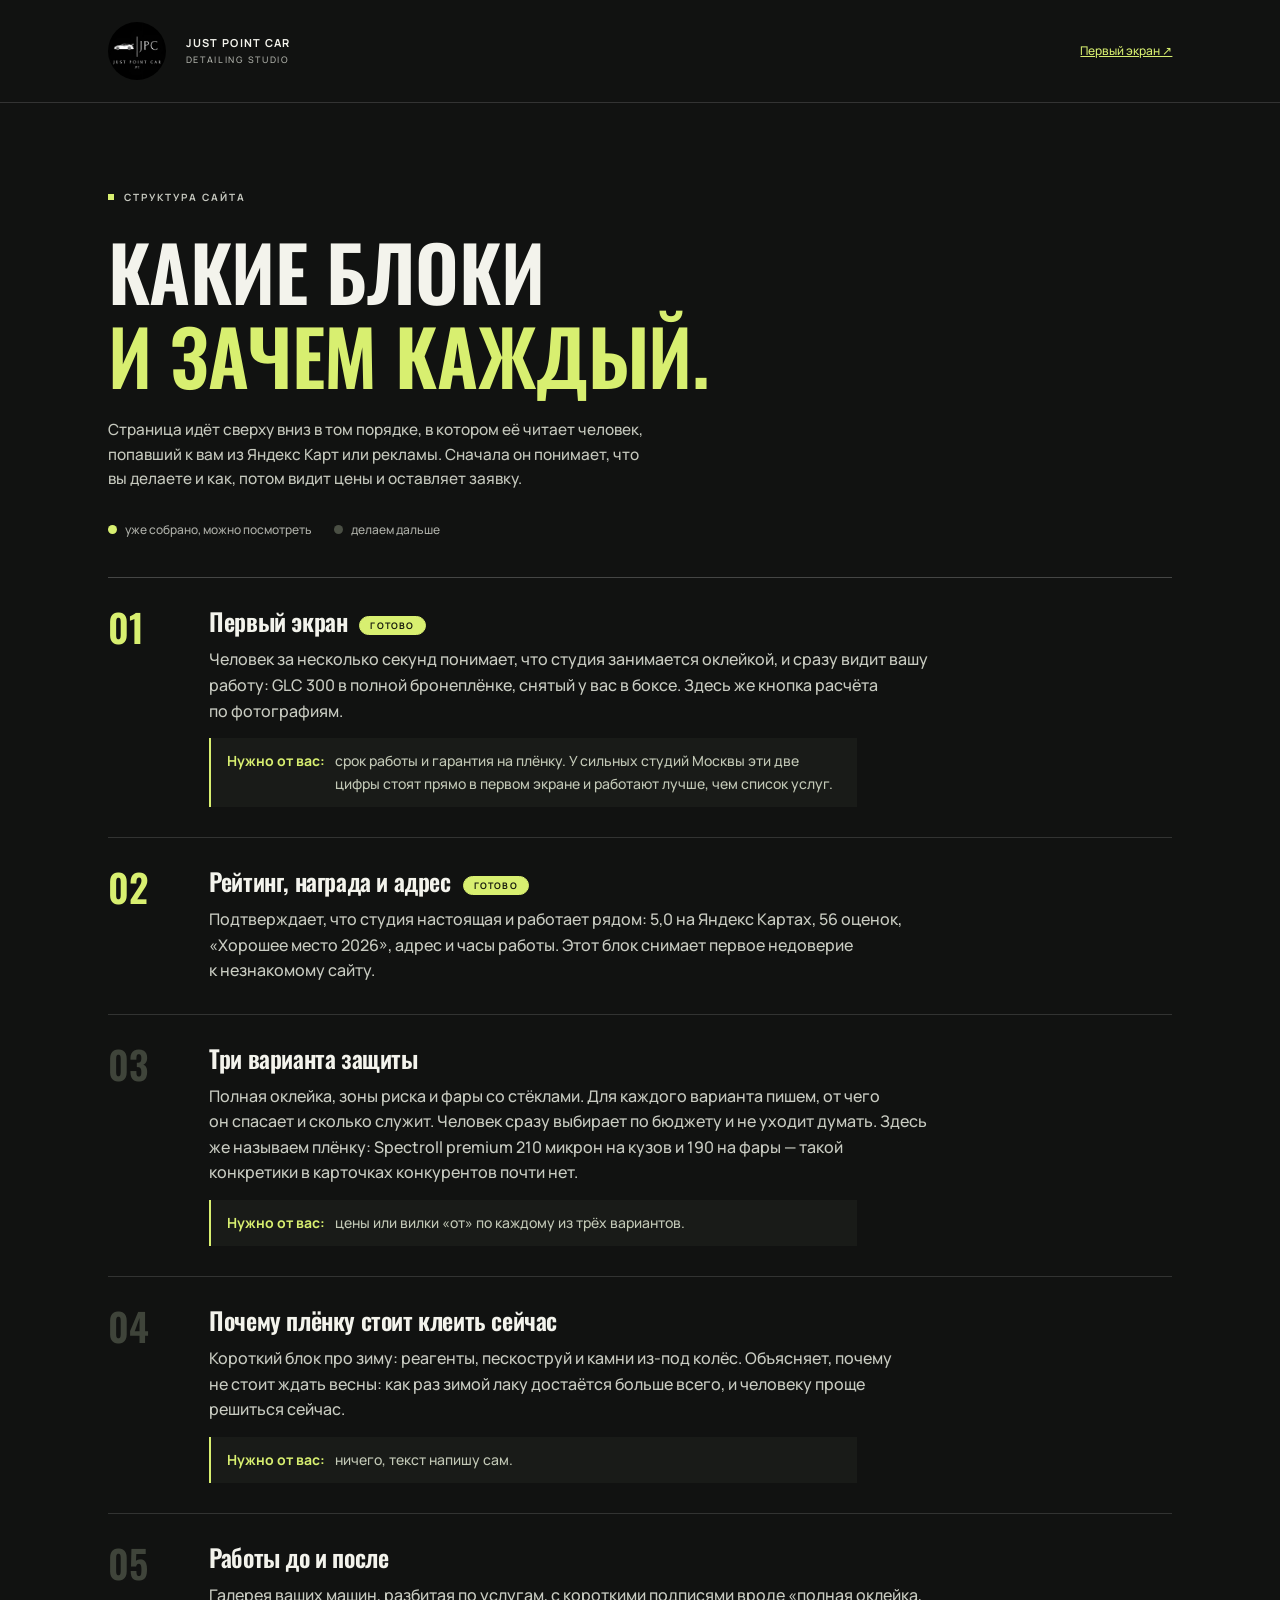
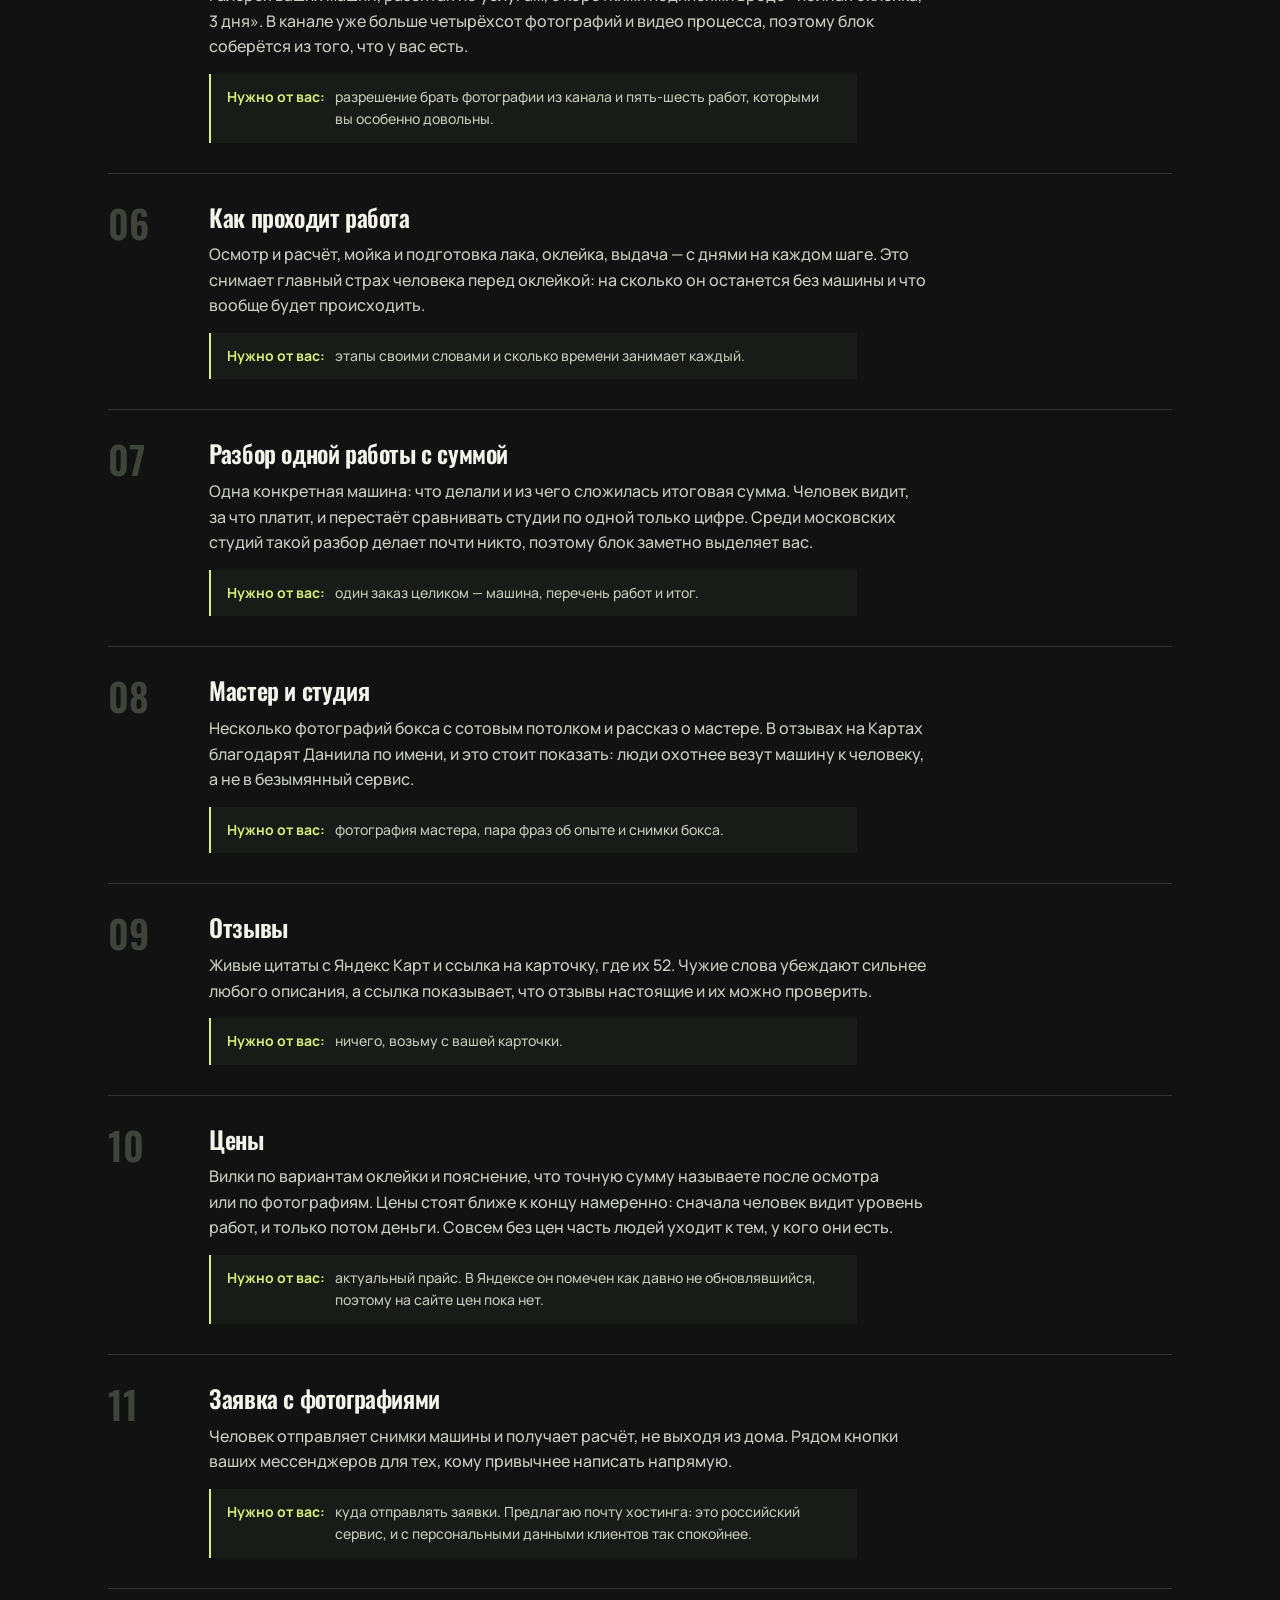
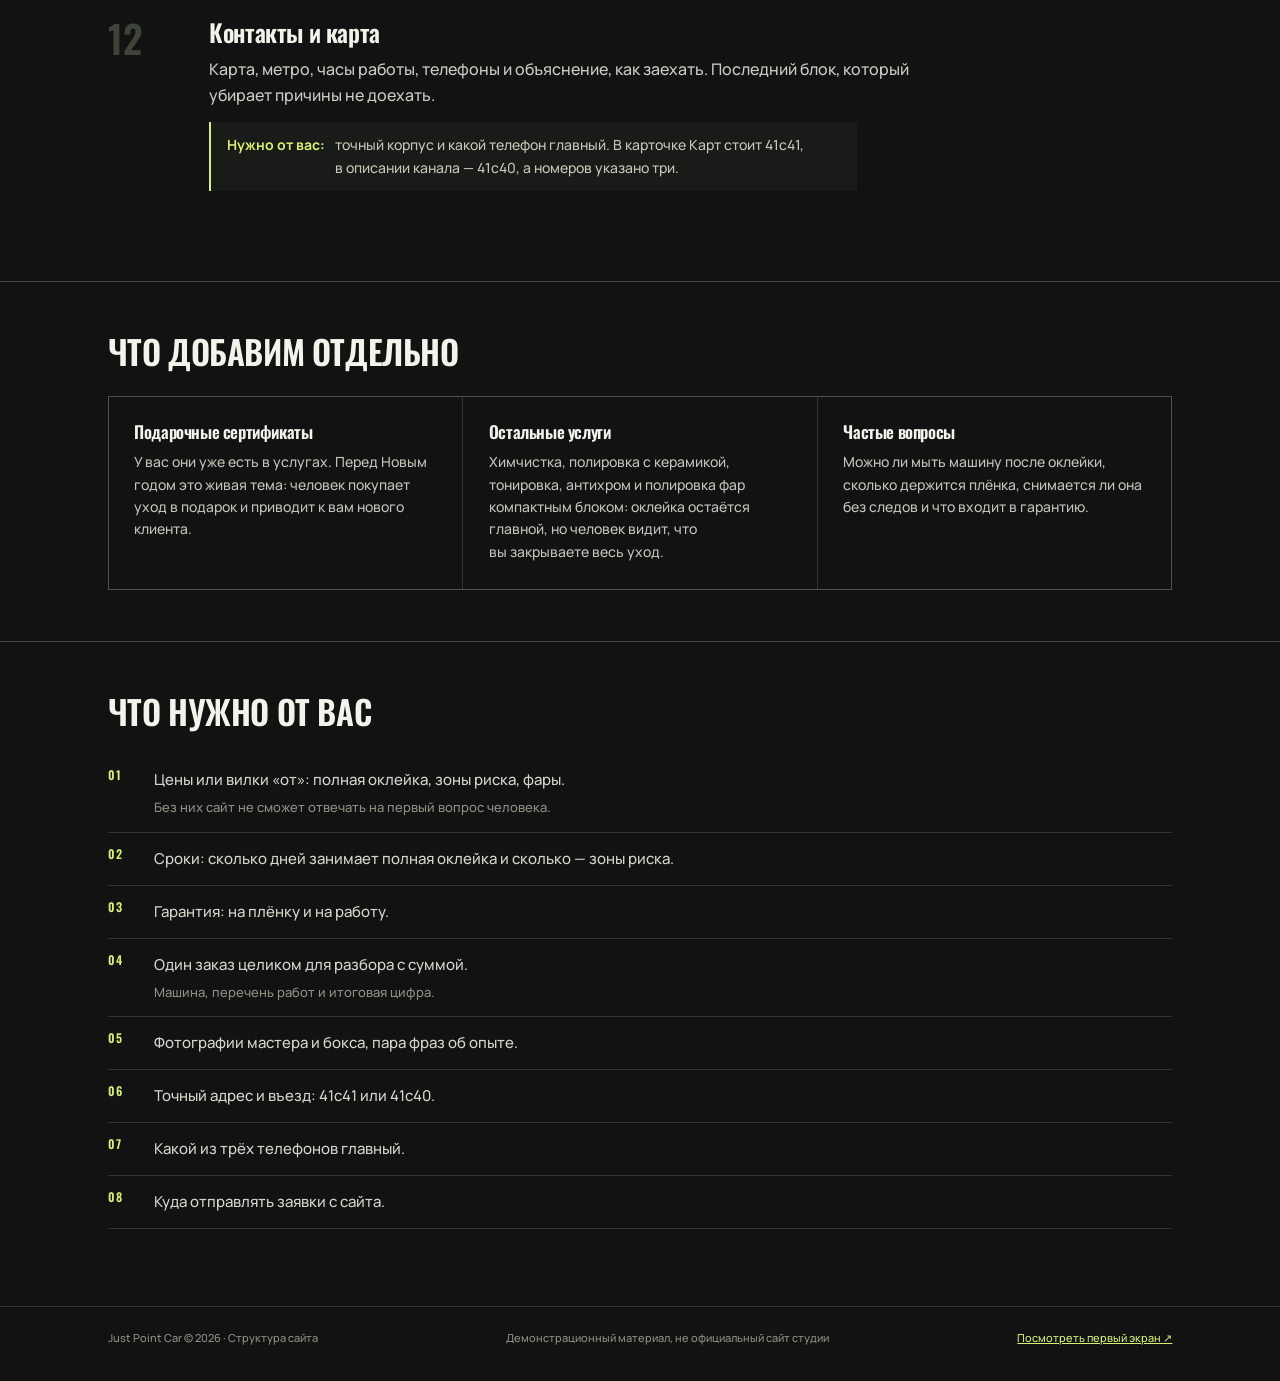
<file: structure/index.html>
<!doctype html>
<html lang="ru">
<head>
<meta charset="UTF-8">
<meta name="viewport" content="width=device-width, initial-scale=1">
<meta name="theme-color" content="#111211">
<meta name="robots" content="noindex, nofollow">
<meta name="description" content="Структура сайта Just Point Car: какие блоки, в каком порядке и зачем нужен каждый.">
<title>Just Point Car — структура сайта</title>
<link rel="preload" as="font" href="../assets/oswald-semibold.ttf" type="font/ttf" crossorigin>
<style>
@font-face{font-family:Manrope;src:url('../assets/manrope-medium.ttf') format('truetype');font-weight:400 500;font-display:swap}
@font-face{font-family:Manrope;src:url('../assets/manrope-bold.ttf') format('truetype');font-weight:600 800;font-display:swap}
@font-face{font-family:Oswald;src:url('../assets/oswald-semibold.ttf') format('truetype');font-weight:600;font-display:swap}
:root{--bg:#111211;--panel:#191b18;--text:#f3f3ec;--muted:#adafa8;--dim:#8b9083;--accent:#d8ef70;--line:#ffffff24;--page:clamp(20px,4.5vw,80px);color-scheme:dark}
*{box-sizing:border-box;margin:0;padding:0}
body{background:var(--bg);color:var(--text);font:400 16px/1.6 Manrope,Arial,sans-serif;-webkit-font-smoothing:antialiased;overflow-x:hidden}
img{display:block;max-width:100%}
a{color:inherit}
h1,h2,h3{font-family:Oswald,'Arial Narrow',sans-serif;font-weight:600;letter-spacing:-.4px;line-height:1.1}
.wrap{max-width:1180px;margin:0 auto;padding:0 var(--page)}

/* шапка */
.head{border-bottom:1px solid var(--line);padding:22px 0}
.head .wrap{display:flex;align-items:center;gap:20px}
.logo{width:58px;height:58px;border-radius:50%;flex:none}
.head b{display:block;font:700 11px/1.7 Manrope,sans-serif;letter-spacing:1.3px}
.head small{display:block;color:var(--muted);font-size:9px;letter-spacing:1.7px}
.head a.site{margin-left:auto;font-size:12px;color:var(--accent);white-space:nowrap}

/* интро */
.intro{padding:clamp(40px,7vw,86px) 0 clamp(26px,3vw,40px)}
.intro .eyebrow{display:flex;align-items:center;gap:10px;color:#c6c8bf;text-transform:uppercase;letter-spacing:2px;font-size:10px;font-weight:600;margin-bottom:24px}
.intro .eyebrow::before{content:"";width:6px;height:6px;background:var(--accent)}
h1{font-size:clamp(38px,6vw,76px);text-transform:uppercase}
h1 span{color:var(--accent)}
.lead{margin-top:22px;max-width:60ch;color:#c6c9be;font-size:clamp(15px,1.2vw,17px)}
.legend{display:flex;flex-wrap:wrap;gap:10px 22px;margin-top:28px;font-size:12px;color:var(--muted)}
.legend i{font-style:normal;display:inline-flex;align-items:center;gap:8px}
.dot{width:9px;height:9px;border-radius:50%;background:var(--accent);flex:none}
.dot.plan{background:#4a4f44}

/* лента блоков */
.steps{padding-bottom:clamp(30px,5vw,60px)}
.step{display:grid;grid-template-columns:76px 1fr;gap:clamp(14px,2vw,30px);padding:clamp(20px,2.4vw,30px) 0;border-top:1px solid var(--line)}
.step:first-child{border-top:1px solid #ffffff38}
.num{font-family:Oswald,sans-serif;font-weight:600;font-size:clamp(26px,3vw,40px);color:#3f443a;line-height:1}
.step.done .num{color:var(--accent)}
.step h2{font-size:clamp(19px,1.9vw,26px)}
.tag{display:inline-block;margin-left:12px;padding:4px 10px;border:1px solid var(--line);border-radius:999px;font:600 9px/1 Manrope,sans-serif;letter-spacing:1.2px;text-transform:uppercase;color:var(--dim);vertical-align:3px;white-space:nowrap}
.step.done .tag{color:#161a0c;background:var(--accent);border-color:var(--accent)}
.why{margin-top:12px;max-width:72ch;color:#c9ccc2}
.need{margin-top:14px;display:flex;gap:10px;align-items:flex-start;max-width:72ch;padding:12px 16px;background:var(--panel);border-left:2px solid var(--accent);font-size:14px;color:#c2c8b6}
.need b{color:var(--accent);font-weight:600;white-space:nowrap}

/* дополнительные блоки */
.extra{border-top:1px solid #ffffff38;padding:clamp(34px,4vw,56px) 0}
.extra h2{font-size:clamp(22px,2.6vw,34px);text-transform:uppercase}
.cards{display:grid;grid-template-columns:repeat(auto-fit,minmax(260px,1fr));gap:1px;background:var(--line);margin-top:26px;border:1px solid var(--line)}
.card{background:var(--bg);padding:clamp(18px,2vw,26px)}
.card h3{font-size:17px;margin-bottom:10px}
.card p{font-size:14px;color:#c0c4b8}

/* что нужно от вас */
.ask{border-top:1px solid #ffffff38;padding:clamp(34px,4vw,56px) 0 clamp(50px,6vw,80px)}
.ask h2{font-size:clamp(22px,2.6vw,34px);text-transform:uppercase}
.ask ol{margin-top:24px;list-style:none;counter-reset:q}
.ask li{counter-increment:q;position:relative;padding:14px 0 14px 46px;border-bottom:1px solid var(--line);font-size:15px;color:#d2d6ca}
.ask li::before{content:counter(q,decimal-leading-zero);position:absolute;left:0;top:15px;font:600 12px/1 Oswald,sans-serif;color:var(--accent);letter-spacing:1px}
.ask li small{display:block;margin-top:5px;color:var(--dim);font-size:13px}

/* подвал */
.foot{border-top:1px solid var(--line);padding:22px 0 34px;font-size:11px;color:var(--dim)}
.foot .wrap{display:flex;flex-wrap:wrap;gap:8px 20px;justify-content:space-between}
.foot a{color:var(--accent)}

@media(max-width:700px){
  .step{grid-template-columns:44px 1fr;gap:12px}
  .tag{display:block;margin:10px 0 0;width:max-content;vertical-align:0}
  .head small{letter-spacing:1.2px}
  .need{flex-direction:column;gap:4px}
}
@media(prefers-reduced-motion:no-preference){
  .step,.card,.ask li{animation:up .6s cubic-bezier(.22,1,.36,1) both}
  @keyframes up{from{opacity:0;transform:translateY(12px)}to{opacity:1;transform:none}}
}
</style>
</head>
<body>

<header class="head">
  <div class="wrap">
    <img class="logo" src="../assets/jpc-telegram-logo.jpg" width="58" height="58" alt="Логотип Just Point Car">
    <span><b>JUST POINT CAR</b><small>DETAILING STUDIO</small></span>
    <a class="site" href="../" target="_blank" rel="noopener">Первый экран ↗</a>
  </div>
</header>

<main>
  <section class="intro">
    <div class="wrap">
      <p class="eyebrow">Структура сайта</p>
      <h1>Какие блоки<br><span>и зачем каждый.</span></h1>
      <p class="lead">Страница идёт сверху вниз в&nbsp;том порядке, в&nbsp;котором её читает человек, попавший к&nbsp;вам из&nbsp;Яндекс Карт или рекламы. Сначала он&nbsp;понимает, что вы&nbsp;делаете и&nbsp;как, потом видит цены и&nbsp;оставляет заявку.</p>
      <p class="legend">
        <i><span class="dot"></span>уже собрано, можно посмотреть</i>
        <i><span class="dot plan"></span>делаем дальше</i>
      </p>
    </div>
  </section>

  <section class="steps">
    <div class="wrap">

      <article class="step done">
        <div class="num">01</div>
        <div>
          <h2>Первый экран<span class="tag">Готово</span></h2>
          <p class="why">Человек за&nbsp;несколько секунд понимает, что студия занимается оклейкой, и&nbsp;сразу видит вашу работу: GLC&nbsp;300 в&nbsp;полной бронеплёнке, снятый у&nbsp;вас в&nbsp;боксе. Здесь же кнопка расчёта по&nbsp;фотографиям.</p>
          <p class="need"><b>Нужно от вас:</b> срок работы и&nbsp;гарантия на&nbsp;плёнку. У&nbsp;сильных студий Москвы эти две цифры стоят прямо в&nbsp;первом экране и&nbsp;работают лучше, чем список услуг.</p>
        </div>
      </article>

      <article class="step done">
        <div class="num">02</div>
        <div>
          <h2>Рейтинг, награда и адрес<span class="tag">Готово</span></h2>
          <p class="why">Подтверждает, что студия настоящая и&nbsp;работает рядом: 5,0&nbsp;на&nbsp;Яндекс Картах, 56&nbsp;оценок, «Хорошее место&nbsp;2026», адрес и&nbsp;часы работы. Этот блок снимает первое недоверие к&nbsp;незнакомому сайту.</p>
        </div>
      </article>

      <article class="step">
        <div class="num">03</div>
        <div>
          <h2>Три варианта защиты</h2>
          <p class="why">Полная оклейка, зоны риска и&nbsp;фары со&nbsp;стёклами. Для каждого варианта пишем, от&nbsp;чего он&nbsp;спасает и&nbsp;сколько служит. Человек сразу выбирает по&nbsp;бюджету и&nbsp;не&nbsp;уходит думать. Здесь же называем плёнку: Spectroll premium 210&nbsp;микрон на&nbsp;кузов и&nbsp;190 на&nbsp;фары&nbsp;— такой конкретики в&nbsp;карточках конкурентов почти нет.</p>
          <p class="need"><b>Нужно от вас:</b> цены или&nbsp;вилки «от»&nbsp;по каждому из&nbsp;трёх вариантов.</p>
        </div>
      </article>

      <article class="step">
        <div class="num">04</div>
        <div>
          <h2>Почему плёнку стоит клеить сейчас</h2>
          <p class="why">Короткий блок про зиму: реагенты, пескоструй и&nbsp;камни из-под колёс. Объясняет, почему не&nbsp;стоит ждать весны: как раз зимой лаку достаётся больше всего, и&nbsp;человеку проще решиться сейчас.</p>
          <p class="need"><b>Нужно от вас:</b> ничего, текст напишу сам.</p>
        </div>
      </article>

      <article class="step">
        <div class="num">05</div>
        <div>
          <h2>Работы до и после</h2>
          <p class="why">Галерея ваших машин, разбитая по&nbsp;услугам, с&nbsp;короткими подписями вроде «полная оклейка, 3&nbsp;дня». В&nbsp;канале уже больше четырёхсот фотографий и&nbsp;видео процесса, поэтому блок соберётся из&nbsp;того, что у&nbsp;вас есть.</p>
          <p class="need"><b>Нужно от вас:</b> разрешение брать фотографии из&nbsp;канала и&nbsp;пять-шесть работ, которыми вы&nbsp;особенно довольны.</p>
        </div>
      </article>

      <article class="step">
        <div class="num">06</div>
        <div>
          <h2>Как проходит работа</h2>
          <p class="why">Осмотр и&nbsp;расчёт, мойка и&nbsp;подготовка лака, оклейка, выдача&nbsp;— с&nbsp;днями на&nbsp;каждом шаге. Это снимает главный страх человека перед оклейкой: на&nbsp;сколько он&nbsp;останется без&nbsp;машины и&nbsp;что вообще будет происходить.</p>
          <p class="need"><b>Нужно от вас:</b> этапы своими словами и&nbsp;сколько времени занимает каждый.</p>
        </div>
      </article>

      <article class="step">
        <div class="num">07</div>
        <div>
          <h2>Разбор одной работы с суммой</h2>
          <p class="why">Одна конкретная машина: что&nbsp;делали и&nbsp;из&nbsp;чего сложилась итоговая сумма. Человек видит, за&nbsp;что платит, и&nbsp;перестаёт сравнивать студии по&nbsp;одной только цифре. Среди московских студий такой разбор делает почти никто, поэтому блок заметно выделяет вас.</p>
          <p class="need"><b>Нужно от вас:</b> один заказ целиком&nbsp;— машина, перечень работ и&nbsp;итог.</p>
        </div>
      </article>

      <article class="step">
        <div class="num">08</div>
        <div>
          <h2>Мастер и студия</h2>
          <p class="why">Несколько фотографий бокса с&nbsp;сотовым потолком и&nbsp;рассказ о&nbsp;мастере. В&nbsp;отзывах на&nbsp;Картах благодарят Даниила по&nbsp;имени, и&nbsp;это стоит показать: люди охотнее везут машину к&nbsp;человеку, а&nbsp;не&nbsp;в&nbsp;безымянный сервис.</p>
          <p class="need"><b>Нужно от вас:</b> фотография мастера, пара фраз об&nbsp;опыте и&nbsp;снимки бокса.</p>
        </div>
      </article>

      <article class="step">
        <div class="num">09</div>
        <div>
          <h2>Отзывы</h2>
          <p class="why">Живые цитаты с&nbsp;Яндекс Карт и&nbsp;ссылка на&nbsp;карточку, где их&nbsp;52. Чужие слова убеждают сильнее любого описания, а&nbsp;ссылка показывает, что отзывы настоящие и&nbsp;их&nbsp;можно проверить.</p>
          <p class="need"><b>Нужно от вас:</b> ничего, возьму с&nbsp;вашей карточки.</p>
        </div>
      </article>

      <article class="step">
        <div class="num">10</div>
        <div>
          <h2>Цены</h2>
          <p class="why">Вилки по&nbsp;вариантам оклейки и&nbsp;пояснение, что точную сумму называете после осмотра или&nbsp;по фотографиям. Цены стоят ближе к&nbsp;концу намеренно: сначала человек видит уровень работ, и&nbsp;только потом деньги. Совсем без цен часть людей уходит к&nbsp;тем, у&nbsp;кого они есть.</p>
          <p class="need"><b>Нужно от вас:</b> актуальный прайс. В&nbsp;Яндексе он&nbsp;помечен как давно не&nbsp;обновлявшийся, поэтому на&nbsp;сайте цен пока нет.</p>
        </div>
      </article>

      <article class="step">
        <div class="num">11</div>
        <div>
          <h2>Заявка с фотографиями</h2>
          <p class="why">Человек отправляет снимки машины и&nbsp;получает расчёт, не&nbsp;выходя из&nbsp;дома. Рядом кнопки ваших мессенджеров для тех, кому привычнее написать напрямую.</p>
          <p class="need"><b>Нужно от вас:</b> куда отправлять заявки. Предлагаю почту хостинга: это российский сервис, и&nbsp;с&nbsp;персональными данными клиентов так спокойнее.</p>
        </div>
      </article>

      <article class="step">
        <div class="num">12</div>
        <div>
          <h2>Контакты и карта</h2>
          <p class="why">Карта, метро, часы работы, телефоны и&nbsp;объяснение, как заехать. Последний блок, который убирает причины не&nbsp;доехать.</p>
          <p class="need"><b>Нужно от вас:</b> точный корпус и&nbsp;какой телефон главный. В&nbsp;карточке Карт стоит 41с41, в&nbsp;описании канала&nbsp;— 41с40, а&nbsp;номеров указано три.</p>
        </div>
      </article>

    </div>
  </section>

  <section class="extra">
    <div class="wrap">
      <h2>Что добавим отдельно</h2>
      <div class="cards">
        <div class="card">
          <h3>Подарочные сертификаты</h3>
          <p>У&nbsp;вас они уже есть в&nbsp;услугах. Перед Новым годом это живая тема: человек покупает уход в&nbsp;подарок и&nbsp;приводит к&nbsp;вам нового клиента.</p>
        </div>
        <div class="card">
          <h3>Остальные услуги</h3>
          <p>Химчистка, полировка с&nbsp;керамикой, тонировка, антихром и&nbsp;полировка фар компактным блоком: оклейка остаётся главной, но&nbsp;человек видит, что вы&nbsp;закрываете весь уход.</p>
        </div>
        <div class="card">
          <h3>Частые вопросы</h3>
          <p>Можно&nbsp;ли мыть машину после оклейки, сколько держится плёнка, снимается&nbsp;ли она без следов и&nbsp;что входит в&nbsp;гарантию.</p>
        </div>
      </div>
    </div>
  </section>

  <section class="ask">
    <div class="wrap">
      <h2>Что нужно от вас</h2>
      <ol>
        <li>Цены или&nbsp;вилки «от»: полная оклейка, зоны риска, фары.<small>Без них сайт не&nbsp;сможет отвечать на&nbsp;первый вопрос человека.</small></li>
        <li>Сроки: сколько дней занимает полная оклейка и&nbsp;сколько&nbsp;— зоны риска.</li>
        <li>Гарантия: на&nbsp;плёнку и&nbsp;на&nbsp;работу.</li>
        <li>Один заказ целиком для разбора с&nbsp;суммой.<small>Машина, перечень работ и&nbsp;итоговая цифра.</small></li>
        <li>Фотографии мастера и&nbsp;бокса, пара фраз об&nbsp;опыте.</li>
        <li>Точный адрес и&nbsp;въезд: 41с41 или 41с40.</li>
        <li>Какой из&nbsp;трёх телефонов главный.</li>
        <li>Куда отправлять заявки с&nbsp;сайта.</li>
      </ol>
    </div>
  </section>
</main>

<footer class="foot">
  <div class="wrap">
    <span>Just Point Car&nbsp;© 2026&nbsp;· Структура сайта</span>
    <span>Демонстрационный материал, не&nbsp;официальный сайт студии</span>
    <a href="../" target="_blank" rel="noopener">Посмотреть первый экран ↗</a>
  </div>
</footer>

</body>
</html>
</file>
